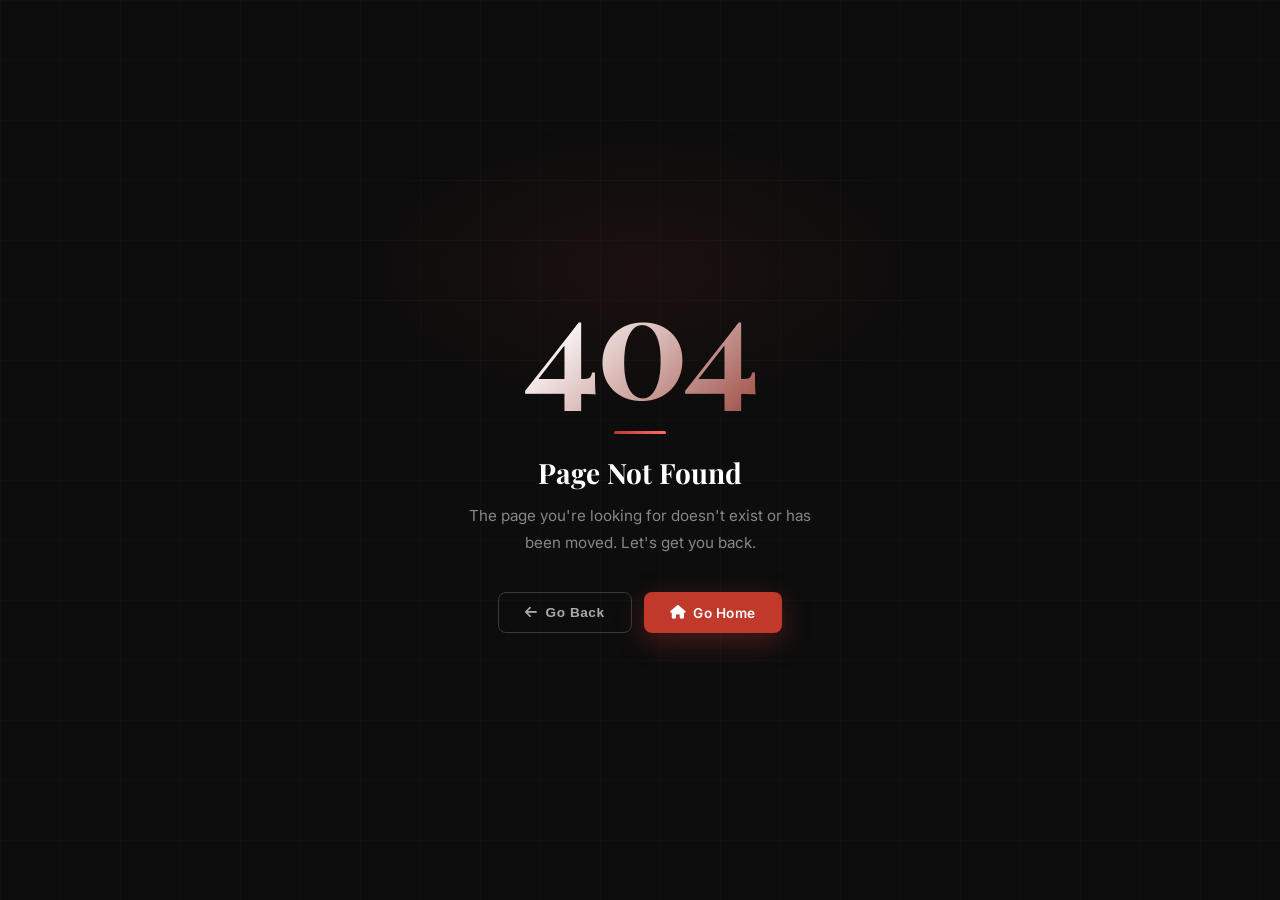
<file: 404page.html>
<!DOCTYPE html>
<html lang="en">
<head>
<meta charset="UTF-8">
<meta name="viewport" content="width=device-width,initial-scale=1.0">
<title>404 — Stackly PMS</title>
<link href="https://fonts.googleapis.com/css2?family=Playfair+Display:ital,wght@0,700;1,400&family=Inter:wght@400;500;600;700&display=swap" rel="stylesheet">
<link rel="stylesheet" href="https://cdnjs.cloudflare.com/ajax/libs/font-awesome/6.5.0/css/all.min.css">
<style>
*,*::before,*::after{margin:0;padding:0;box-sizing:border-box;}
:root{--accent:#c0392b;--accent2:#e74c3c;--accent3:#ff6b6b;}
body{background:#0d0d0d;color:#fff;font-family:'Inter',sans-serif;min-height:100vh;display:flex;align-items:center;justify-content:center;overflow:hidden;}
.grid-bg{position:fixed;inset:0;background-image:linear-gradient(rgba(255,255,255,0.02) 1px,transparent 1px),linear-gradient(90deg,rgba(255,255,255,0.02) 1px,transparent 1px);background-size:60px 60px;animation:gridMove 20s linear infinite;pointer-events:none;}
@keyframes gridMove{to{background-position:60px 60px;}}
.glow{position:fixed;top:30%;left:50%;transform:translate(-50%,-50%);width:600px;height:300px;border-radius:50%;background:radial-gradient(ellipse,rgba(192,57,43,0.08) 0%,transparent 70%);pointer-events:none;}
.wrap{position:relative;z-index:1;text-align:center;padding:40px 24px;max-width:560px;animation:fadeUp 0.7s ease both;}
@keyframes fadeUp{from{opacity:0;transform:translateY(28px)}to{opacity:1;transform:translateY(0)}}
.num{font-family:'Playfair Display',serif;font-size:clamp(6rem,18vw,9rem);font-weight:700;line-height:1;letter-spacing:-4px;background:linear-gradient(135deg,#fff 30%,rgba(192,57,43,0.7) 100%);-webkit-background-clip:text;-webkit-text-fill-color:transparent;background-clip:text;margin-bottom:4px;}
.bar{width:52px;height:3px;background:linear-gradient(90deg,var(--accent),var(--accent3));margin:20px auto;border-radius:3px;}
h2{font-family:'Playfair Display',serif;font-size:clamp(1.3rem,4vw,1.75rem);margin-bottom:12px;}
p{color:rgba(255,255,255,0.5);font-size:0.95rem;line-height:1.75;max-width:360px;margin:0 auto 36px;}
.btns{display:flex;gap:12px;justify-content:center;flex-wrap:wrap;}
.btn{padding:12px 26px;border-radius:8px;font-size:0.85rem;font-weight:600;letter-spacing:0.04em;cursor:pointer;transition:all 0.28s ease;display:inline-flex;align-items:center;gap:8px;border:none;}
.btn-red{background:var(--accent);color:#fff;box-shadow:0 8px 28px rgba(192,57,43,0.35); text-decoration: none;}
.btn-red:hover{background:var(--accent2);transform:translateY(-2px);box-shadow:0 14px 40px rgba(192,57,43,0.45);}
.btn-ghost{background:transparent;color:rgba(255,255,255,0.65);border:1.5px solid rgba(255,255,255,0.18);}
.btn-ghost:hover{border-color:var(--accent2);color:var(--accent3);transform:translateY(-2px);}
@media(max-width:480px){.btns{flex-direction:column;align-items:center;}.btn{width:100%;justify-content:center;}}
</style>
</head>
<body>
<div class="grid-bg"></div>
<div class="glow"></div>
<div class="wrap">
  <div class="num">404</div>
  <div class="bar"></div>
  <h2>Page Not Found</h2>
  <p>The page you're looking for doesn't exist or has been moved. Let's get you back.</p>
  <div class="btns">
    <button class="btn btn-ghost" onclick="goBack()"><i class="fa-solid fa-arrow-left"></i> Go Back</button>
    <a href="index.html" class="btn btn-red"><i class="fa-solid fa-house"></i> Go Home</a>
  </div>
</div>
<script>
function goBack(){
  var ref = sessionStorage.getItem('pms_ref');
  var scroll = sessionStorage.getItem('pms_scroll');
  if(ref){
    sessionStorage.removeItem('pms_ref');
    sessionStorage.removeItem('pms_scroll');
    // Store scroll to restore AFTER the target page loads
    if(scroll) sessionStorage.setItem('pms_scroll_restore', scroll);
    window.location.href = ref;
  } else if(document.referrer && document.referrer !== location.href){
    window.location.href = document.referrer;
  } else {
    window.location.href = 'index.html';
  }
}
</script>
</body>
</html>
</file>
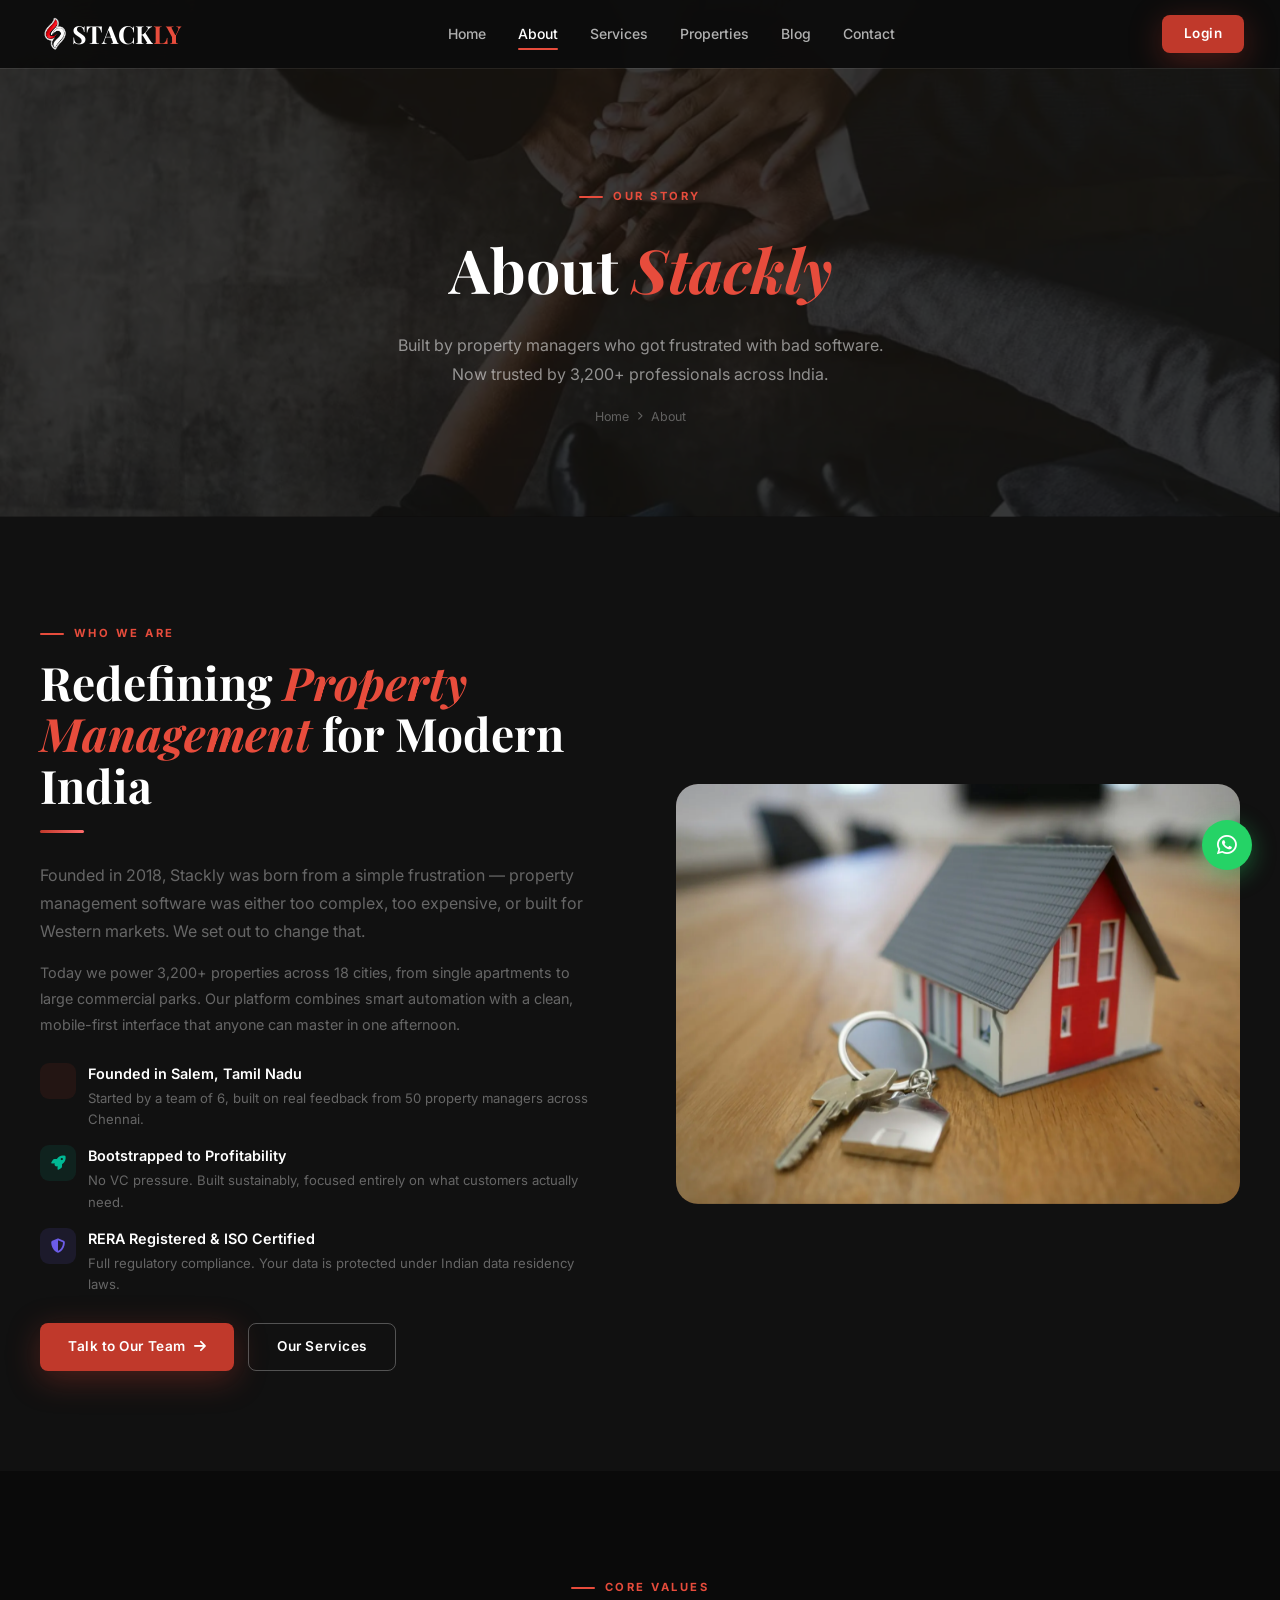
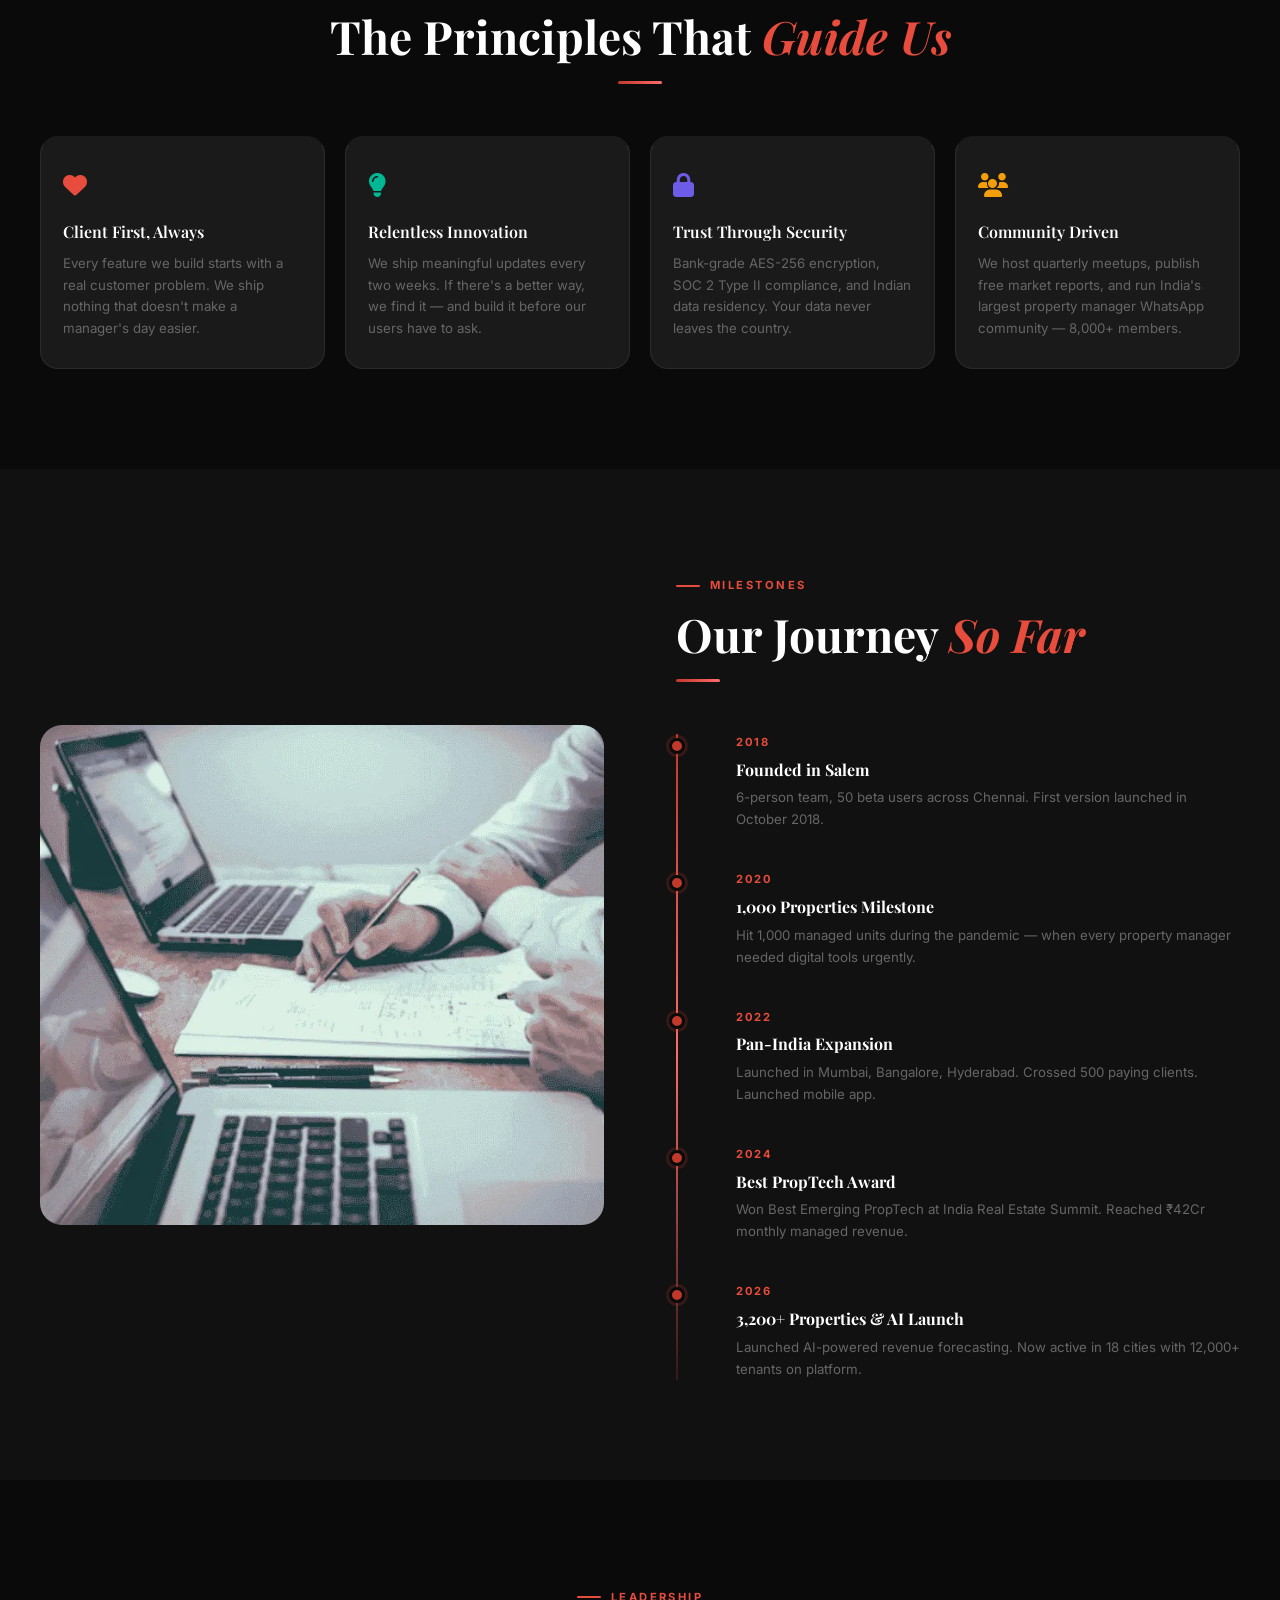
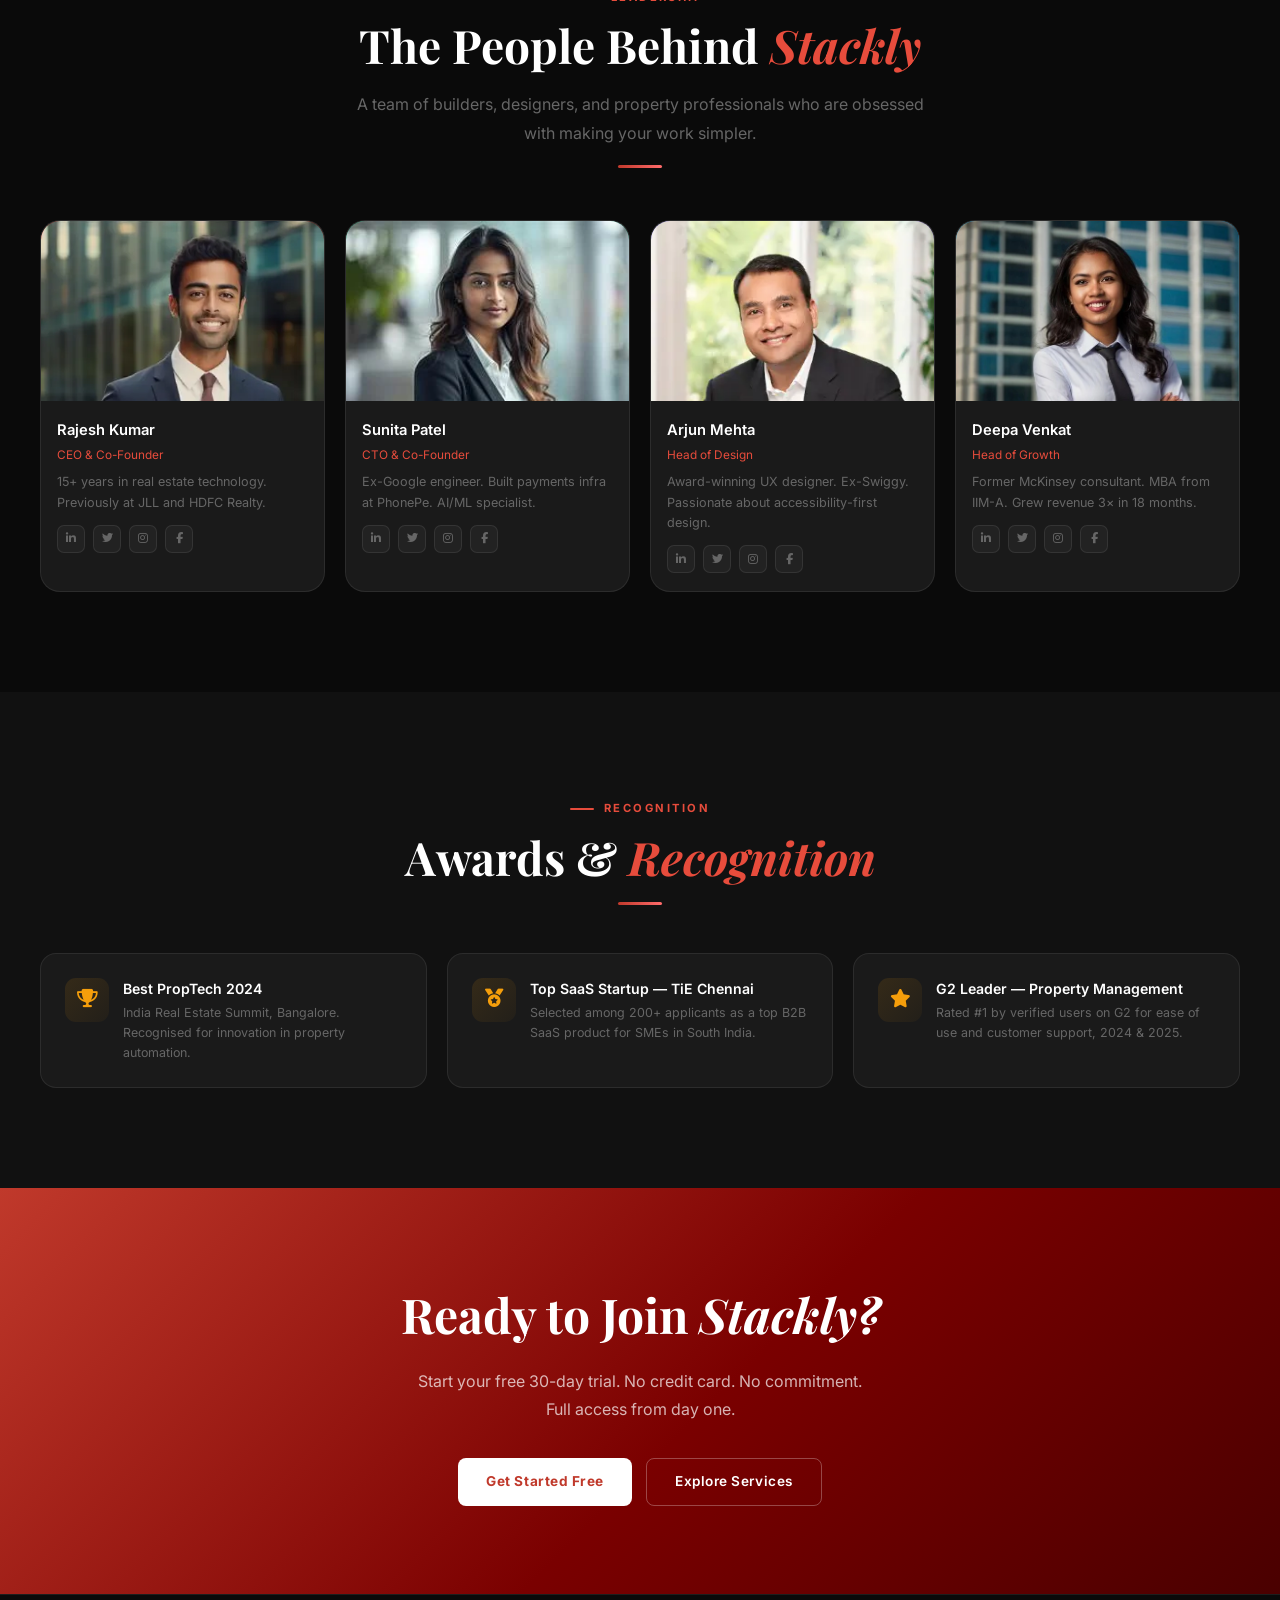
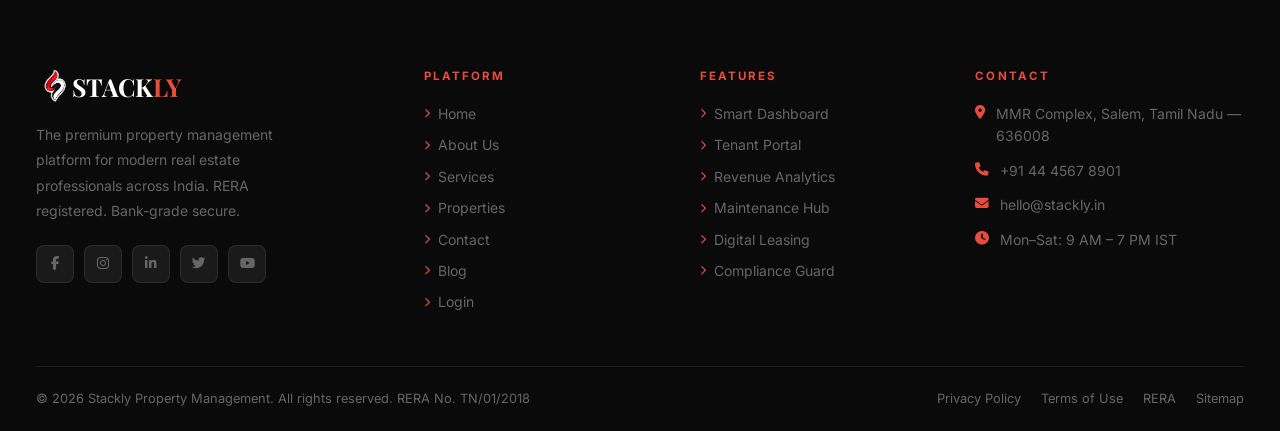
<file: about.html>
<!DOCTYPE html>
<html lang="en">
<head>
<meta charset="UTF-8"><meta name="viewport" content="width=device-width,initial-scale=1.0">
<title>About — Stackly PMS</title>
<link href="https://fonts.googleapis.com/css2?family=Playfair+Display:ital,wght@0,400;0,600;0,700;1,400&family=Inter:wght@300;400;500;600;700&display=swap" rel="stylesheet">
<link rel="stylesheet" href="https://cdnjs.cloudflare.com/ajax/libs/font-awesome/6.5.0/css/all.min.css">
<link rel="stylesheet" href="shared.css">
<style>
.pg-hero{background:linear-gradient(135deg,#050505,#160808 50%,#050505);padding:180px 0 90px;text-align:center;position:relative;overflow:hidden;}
.pg-hero::before{content:'';position:absolute;inset:0;background:radial-gradient(ellipse at 65% 40%,rgba(192,57,43,.1) 0%,transparent 58%);}
.pg-hero-img{position:absolute;inset:0;z-index:0;}
.pg-hero-img img{width:100%;height:100%;object-fit:cover;-webkit-backface-visibility:hidden;backface-visibility:hidden;transform:translateZ(0);}
.pg-hero-inner{position:relative;z-index:1;}
.pg-hero h1{font-family:var(--font-head);font-size:clamp(2.4rem,5vw,3.8rem);color:#fff;margin-bottom:14px;}
.pg-hero h1 em{color:var(--clr-accent2);font-style:italic;}
.pg-hero p{color:rgba(255,255,255,.52);font-size:1rem;max-width:500px;margin:0 auto;line-height:1.8;}
.breadcrumb{display:flex;align-items:center;gap:8px;justify-content:center;margin-top:18px;font-size:.78rem;color:rgba(255,255,255,.32);}
.breadcrumb a{color:rgba(255,255,255,.32);transition:color .28s;}.breadcrumb a:hover{color:var(--clr-accent2);}

/* story split */
.split{display:grid;grid-template-columns:1fr 1fr;gap:72px;align-items:center;}
.split.rev{direction:rtl;}.split.rev>*{direction:ltr;}
.story-img{border-radius:22px;overflow:hidden;position:relative;}
.story-img-inner{width:100%;height:420px;position:relative;overflow:hidden;}
.story-img-inner img{position:absolute;inset:0;width:100%;height:100%;object-fit:cover;transition:transform .6s var(--ease);display:block;z-index:1;}
.story-img:hover .story-img-inner img{transform:scale(1.04);}
.story-img-fallback{position:absolute;inset:0;display:flex;align-items:center;justify-content:center;font-size:6rem;color:rgba(192,57,43,.15);background:linear-gradient(135deg,#1a0808,#0f0f0f);z-index:0;}
.sb1{position:absolute;top:18px;right:18px;background:rgba(13,13,13,.92);border:1px solid var(--clr-border);border-radius:13px;padding:13px 16px;backdrop-filter:blur(12px);animation:sbFloat1 3.5s ease-in-out infinite;}
.sb2{position:absolute;bottom:18px;left:18px;background:rgba(13,13,13,.92);border:1px solid var(--clr-border);border-radius:13px;padding:13px 16px;backdrop-filter:blur(12px);animation:sbFloat2 4s ease-in-out infinite;}
@keyframes sbFloat1{0%,100%{transform:translateY(0)}50%{transform:translateY(-7px)}}
@keyframes sbFloat2{0%,100%{transform:translateY(0)}50%{transform:translateY(7px)}}
.sbn{font-family:var(--font-head);font-size:1.6rem;font-weight:700;color:var(--clr-accent2);line-height:1;}
.sbl{font-size:.7rem;color:var(--clr-muted);}
.story-list{display:flex;flex-direction:column;gap:14px;margin-top:24px;}
.sl-item{display:flex;gap:12px;align-items:flex-start;}
.sl-icon{width:36px;height:36px;border-radius:9px;background:rgba(192,57,43,.1);color:var(--clr-accent2);display:flex;align-items:center;justify-content:center;font-size:.9rem;flex-shrink:0;margin-top:1px;}
.sl-title{font-size:.9rem;font-weight:600;color:#fff;margin-bottom:3px;}
.sl-desc{font-size:.82rem;color:var(--clr-muted);line-height:1.62;}

/* values */
.val-grid{display:grid;grid-template-columns:repeat(4,1fr);gap:20px;margin-top:52px;}
.val-card{background:var(--clr-card);border-radius:18px;padding:28px 22px;border:1px solid var(--clr-border);border-top:3px solid transparent;transition:transform var(--t) var(--ease),box-shadow var(--t) var(--ease),border-top-color var(--t) var(--ease);}
.val-card:hover{transform:translateY(-7px);box-shadow:var(--shadow-lg);border-top-color:var(--clr-accent);}
.val-icon{font-size:1.5rem;color:var(--clr-accent2);margin-bottom:14px;}
.val-title{font-family:var(--font-head);font-size:1rem;font-weight:600;color:#fff;margin-bottom:8px;}
.val-desc{font-size:.83rem;color:var(--clr-muted);line-height:1.65;}

/* milestones timeline */
.timeline{position:relative;margin-top:52px;padding-left:32px;}
.timeline::before{content:'';position:absolute;left:0;top:0;bottom:0;width:2px;background:linear-gradient(180deg,var(--clr-accent),var(--clr-accent3),rgba(192,57,43,.2));}
.tl-item{position:relative;padding:0 0 40px 28px;}
.tl-item:last-child{padding-bottom:0;}
.tl-dot{position:absolute;left:-39px;top:4px;width:16px;height:16px;border-radius:50%;background:var(--clr-accent);border:3px solid #0a0a0a;box-shadow:0 0 0 3px rgba(192,57,43,.2);}
.tl-year{font-size:.7rem;font-weight:700;letter-spacing:.14em;text-transform:uppercase;color:var(--clr-accent2);margin-bottom:5px;}
.tl-title{font-family:var(--font-head);font-size:1rem;font-weight:700;color:#fff;margin-bottom:5px;}
.tl-desc{font-size:.83rem;color:var(--clr-muted);line-height:1.65;}

/* ── TEAM ─────────────────────────────────────────────── */
.team-grid{display:grid;grid-template-columns:repeat(4,1fr);gap:20px;margin-top:52px;}
.team-card{background:var(--clr-card);border-radius:20px;overflow:hidden;border:1px solid var(--clr-border);transition:transform var(--t) var(--ease),box-shadow var(--t) var(--ease),border-color var(--t) var(--ease);}
.team-card:hover{transform:translateY(-8px);box-shadow:var(--shadow-lg);border-color:rgba(192,57,43,.22);}

/* FIX: image wrapper — fallback always visible behind image */
.team-img{height:180px;position:relative;overflow:hidden;}
/* Fallback sits at z-index 0, always rendered */
.team-img-fallback{
  position:absolute;inset:0;
  display:flex;align-items:center;justify-content:center;
  font-size:1.8rem;font-weight:700;color:#fff;
  z-index:0; /* always behind the photo when photo loads */
}
/* Real photo sits at z-index 1 */
.team-img img{
  position:absolute;inset:0;
  width:100%;height:100%;object-fit:cover;
  transition:transform .5s var(--ease);
  z-index:1;
}
.team-card:hover .team-img img{transform:scale(1.06);}
/* When photo fails to load, JS removes it so fallback shows through */

.team-body{padding:18px 16px;}
.team-name{font-size:.92rem;font-weight:600;color:#fff;margin-bottom:3px;}
.team-role{font-size:.74rem;color:var(--clr-accent2);margin-bottom:8px;}
.team-desc{font-size:.79rem;color:var(--clr-muted);line-height:1.6;}
.team-socials{display:flex;gap:8px;margin-top:12px;flex-wrap:wrap;}
.team-soc{width:28px;height:28px;border-radius:7px;background:rgba(255,255,255,.04);border:1px solid var(--clr-border);display:flex;align-items:center;justify-content:center;font-size:.7rem;color:var(--clr-muted);transition:all var(--t) var(--ease);text-decoration:none;}
.team-soc:hover{background:var(--clr-accent);border-color:var(--clr-accent);color:#fff;}

/* awards */
.awards-grid{display:grid;grid-template-columns:repeat(3,1fr);gap:20px;margin-top:48px;}
.award-card{background:var(--clr-card);border-radius:16px;padding:24px;border:1px solid var(--clr-border);display:flex;gap:14px;align-items:flex-start;transition:transform var(--t) var(--ease),border-color var(--t) var(--ease);}
.award-card:hover{transform:translateY(-4px);border-color:rgba(192,57,43,.22);}
.award-icon{width:44px;height:44px;border-radius:11px;background:linear-gradient(135deg,rgba(245,158,11,.12),rgba(245,158,11,.04));color:#f59e0b;display:flex;align-items:center;justify-content:center;font-size:1.15rem;flex-shrink:0;}
.award-title{font-size:.88rem;font-weight:600;color:#fff;margin-bottom:3px;}
.award-body{font-size:.78rem;color:var(--clr-muted);line-height:1.6;}

.cta-dark{background:linear-gradient(135deg,var(--clr-accent),#7a0000 55%,#4a0000);padding:88px 0;text-align:center;position:relative;overflow:hidden;}
.cta-dark h2{font-family:var(--font-head);font-size:clamp(2rem,4vw,3rem);color:#fff;margin-bottom:14px;}
.cta-dark p{color:rgba(255,255,255,.7);font-size:1rem;max-width:460px;margin:0 auto 34px;line-height:1.78;}
.cta-acts{display:flex;gap:14px;justify-content:center;flex-wrap:wrap;}

@media(max-width:1024px){.split{grid-template-columns:1fr;gap:40px;}.split.rev{direction:ltr;}.val-grid{grid-template-columns:1fr 1fr;}.team-grid{grid-template-columns:1fr 1fr;}.awards-grid{grid-template-columns:1fr 1fr;}}
@media(max-width:640px){.val-grid{grid-template-columns:1fr;}.team-grid{grid-template-columns:1fr 1fr;}.awards-grid{grid-template-columns:1fr;}.story-img-inner{height:280px;}.cta-acts{flex-direction:column;align-items:center;}}
@media(max-width:380px){.team-grid{grid-template-columns:1fr;}}
</style>
</head>
<body>
<!-- HEADER -->
<header class="s-header always-solid" id="sHeader">
  <div class="s-nav-inner">
    <a href="index.html" class="s-logo">
      <div class="s-logo-mark"><img src="./assets/stackly logo.webp" alt=""></div>
      <div class="s-logo-text">STACK<em>LY</em></div>
    </a>
    <nav class="s-nav">
      <a href="index.html" class="s-nav-link">Home</a>
      <a href="about.html" class="s-nav-link active">About</a>
      <a href="services.html" class="s-nav-link">Services</a>
      <a href="properties.html" class="s-nav-link">Properties</a>
       <a href="blog.html" class="s-nav-link">Blog</a>
      <a href="contact.html" class="s-nav-link">Contact</a>
     
    </nav>
    <div class="s-header-right">
      <a href="login.html" class="s-btn-login">Login</a>
      <button class="s-hamburger" id="sHam" aria-label="Menu"><span></span><span></span><span></span></button>
    </div>
  </div>
</header>
<div class="s-mobile-menu" id="sMob">
  <a href="index.html" class="s-nav-link">Home</a>
  <a href="about.html" class="s-nav-link active">About</a>
  <a href="services.html" class="s-nav-link">Services</a>
  <a href="properties.html" class="s-nav-link">Properties</a>
   <a href="blog.html" class="s-nav-link">Blog</a>
  <a href="contact.html" class="s-nav-link">Contact</a>
  <a href="login.html" class="s-btn-login">Login</a>
</div>

<section class="pg-hero">
  <div class="pg-hero-img"><img src="./assets/team.webp" alt="Stackly team"></div>
  <div style="position:absolute;inset:0;background:rgba(5,5,5,.78);z-index:0;"></div>
  <div class="s-container pg-hero-inner">
    <div class="s-eyebrow" style="justify-content:center">Our Story</div>
    <h1>About <em>Stackly</em></h1>
    <p>Built by property managers who got frustrated with bad software. Now trusted by 3,200+ professionals across India.</p>
    <nav class="breadcrumb"><a href="index.html">Home</a><i class="fa-solid fa-chevron-right" style="font-size:.55rem"></i><span>About</span></nav>
  </div>
</section>

<!-- STORY -->
<section class="s-section" style="background:#111">
  <div class="s-container">
    <div class="split">
      <div class="reveal-l">
        <div class="s-eyebrow">Who We Are</div>
        <h2 class="s-title">Redefining <em>Property Management</em> for Modern India</h2>
        <div class="s-divider"></div>
        <p class="s-desc">Founded in 2018, Stackly was born from a simple frustration — property management software was either too complex, too expensive, or built for Western markets. We set out to change that.</p>
        <p style="font-size:.9rem;color:var(--clr-muted);line-height:1.8;margin-top:14px">Today we power 3,200+ properties across 18 cities, from single apartments to large commercial parks. Our platform combines smart automation with a clean, mobile-first interface that anyone can master in one afternoon.</p>
        <div class="story-list">
          <div class="sl-item"><div class="sl-icon"><i class="fa-solid fa-seed"></i></div><div><div class="sl-title">Founded in Salem, Tamil Nadu</div><div class="sl-desc">Started by a team of 6, built on real feedback from 50 property managers across Chennai.</div></div></div>
          <div class="sl-item"><div class="sl-icon" style="background:rgba(0,184,148,.1);color:var(--clr-teal)"><i class="fa-solid fa-rocket"></i></div><div><div class="sl-title">Bootstrapped to Profitability</div><div class="sl-desc">No VC pressure. Built sustainably, focused entirely on what customers actually need.</div></div></div>
          <div class="sl-item"><div class="sl-icon" style="background:rgba(108,92,231,.12);color:var(--clr-purple)"><i class="fa-solid fa-shield-halved"></i></div><div><div class="sl-title">RERA Registered & ISO Certified</div><div class="sl-desc">Full regulatory compliance. Your data is protected under Indian data residency laws.</div></div></div>
        </div>
        <div style="display:flex;gap:14px;margin-top:28px;flex-wrap:wrap">
          <a href="./404page.html" class="s-btn s-btn-primary" onclick="pmsNav(event)">Talk to Our Team <i class="fa-solid fa-arrow-right"></i></a>
          <a href="./404page.html" class="s-btn s-btn-outline" onclick="pmsNav(event)">Our Services</a>
        </div>
      </div>
      <div class="reveal-r">
        <div class="story-img">
          <div class="story-img-inner">
            <div class="story-img-fallback"><i class="fa-solid fa-building-columns" style="color:rgba(192,57,43,.22)"></i></div>
            <img src="./assets/contact bg.webp" alt="Modern office" onerror="this.remove()">
          </div>
          <div class="sb1"><div class="sbn">18+</div><div class="sbl">Years Combined Experience</div></div>
          <div class="sb2"><div style="display:flex;align-items:center;gap:8px"><div style="width:7px;height:7px;border-radius:50%;background:var(--clr-teal);animation:lPulse 1.5s infinite"></div><div class="sbl" style="color:var(--clr-teal)">Active Users</div></div><div class="sbn">12,000+</div></div>
        </div>
      </div>
    </div>
  </div>
</section>

<!-- VALUES -->
<section class="s-section" style="background:#0a0a0a">
  <div class="s-container">
    <div style="text-align:center"><div class="s-eyebrow" style="justify-content:center">Core Values</div><h2 class="s-title" style="text-align:center">The Principles That <em>Guide Us</em></h2><div class="s-divider center"></div></div>
    <div class="val-grid">
      <div class="val-card reveal"><div class="val-icon"><i class="fa-solid fa-heart"></i></div><div class="val-title">Client First, Always</div><p class="val-desc">Every feature we build starts with a real customer problem. We ship nothing that doesn't make a manager's day easier.</p></div>
      <div class="val-card reveal" style="transition-delay:.07s"><div class="val-icon" style="color:var(--clr-teal)"><i class="fa-solid fa-lightbulb"></i></div><div class="val-title">Relentless Innovation</div><p class="val-desc">We ship meaningful updates every two weeks. If there's a better way, we find it — and build it before our users have to ask.</p></div>
      <div class="val-card reveal" style="transition-delay:.14s"><div class="val-icon" style="color:var(--clr-purple)"><i class="fa-solid fa-lock"></i></div><div class="val-title">Trust Through Security</div><p class="val-desc">Bank-grade AES-256 encryption, SOC 2 Type II compliance, and Indian data residency. Your data never leaves the country.</p></div>
      <div class="val-card reveal" style="transition-delay:.21s"><div class="val-icon" style="color:#f59e0b"><i class="fa-solid fa-users"></i></div><div class="val-title">Community Driven</div><p class="val-desc">We host quarterly meetups, publish free market reports, and run India's largest property manager WhatsApp community — 8,000+ members.</p></div>
    </div>
  </div>
</section>

<!-- TIMELINE -->
<section class="s-section" style="background:#111">
  <div class="s-container">
    <div class="split rev">
      <div class="reveal-r">
        <div class="s-eyebrow">Milestones</div>
        <h2 class="s-title">Our Journey <em>So Far</em></h2>
        <div class="s-divider"></div>
        <div class="timeline">
          <div class="tl-item reveal"><div class="tl-dot"></div><div class="tl-year">2018</div><div class="tl-title">Founded in Salem</div><p class="tl-desc">6-person team, 50 beta users across Chennai. First version launched in October 2018.</p></div>
          <div class="tl-item reveal" style="transition-delay:.07s"><div class="tl-dot"></div><div class="tl-year">2020</div><div class="tl-title">1,000 Properties Milestone</div><p class="tl-desc">Hit 1,000 managed units during the pandemic — when every property manager needed digital tools urgently.</p></div>
          <div class="tl-item reveal" style="transition-delay:.14s"><div class="tl-dot"></div><div class="tl-year">2022</div><div class="tl-title">Pan-India Expansion</div><p class="tl-desc">Launched in Mumbai, Bangalore, Hyderabad. Crossed 500 paying clients. Launched mobile app.</p></div>
          <div class="tl-item reveal" style="transition-delay:.21s"><div class="tl-dot"></div><div class="tl-year">2024</div><div class="tl-title">Best PropTech Award</div><p class="tl-desc">Won Best Emerging PropTech at India Real Estate Summit. Reached ₹42Cr monthly managed revenue.</p></div>
          <div class="tl-item reveal" style="transition-delay:.28s"><div class="tl-dot"></div><div class="tl-year">2026</div><div class="tl-title">3,200+ Properties & AI Launch</div><p class="tl-desc">Launched AI-powered revenue forecasting. Now active in 18 cities with 12,000+ tenants on platform.</p></div>
        </div>
      </div>
      <div class="reveal-l">
        <div class="story-img">
          <div class="story-img-inner" style="height:500px">
            <div class="story-img-fallback"><i class="fa-solid fa-chart-line" style="color:rgba(192,57,43,.18)"></i></div>
            <img src="./assets/business.webp" alt="Team working" onerror="this.remove()">
          </div>
        </div>
      </div>
    </div>
  </div>
</section>

<!-- TEAM -->
<section class="s-section" style="background:#0a0a0a">
  <div class="s-container">
    <div style="text-align:center">
      <div class="s-eyebrow" style="justify-content:center">Leadership</div>
      <h2 class="s-title" style="text-align:center">The People Behind <em>Stackly</em></h2>
      <p class="s-desc" style="text-align:center;margin:0 auto">A team of builders, designers, and property professionals who are obsessed with making your work simpler.</p>
      <div class="s-divider center"></div>
    </div>
    <div class="team-grid">

      <!-- Rajesh Kumar -->
      <div class="team-card reveal">
        <div class="team-img">
          <div class="team-img-fallback" style="background:linear-gradient(135deg,var(--clr-accent),#8b0000)">RK</div>
          <img src="./assets/rajesh kumar.webp" alt="Rajesh Kumar" onerror="this.remove()">
        </div>
        <div class="team-body">
          <div class="team-name">Rajesh Kumar</div>
          <div class="team-role">CEO & Co-Founder</div>
          <p class="team-desc">15+ years in real estate technology. Previously at JLL and HDFC Realty.</p>
          <div class="team-socials">
            <a href="404page.html" class="team-soc" onclick="pmsNav(event)" title="LinkedIn"><i class="fab fa-linkedin-in"></i></a>
            <a href="404page.html" class="team-soc" onclick="pmsNav(event)" title="Twitter"><i class="fab fa-twitter"></i></a>
            <a href="404page.html" class="team-soc" onclick="pmsNav(event)" title="Instagram"><i class="fab fa-instagram"></i></a>
            <a href="404page.html" class="team-soc" onclick="pmsNav(event)" title="Facebook"><i class="fab fa-facebook-f"></i></a>
          </div>
        </div>
      </div>

      <!-- Sunita Patel -->
      <div class="team-card reveal" style="transition-delay:.08s">
        <div class="team-img">
          <div class="team-img-fallback" style="background:linear-gradient(135deg,#10b981,#065f46)">SP</div>
          <img src="./assets/meera.webp" alt="Sunita Patel" onerror="this.remove()">
        </div>
        <div class="team-body">
          <div class="team-name">Sunita Patel</div>
          <div class="team-role">CTO & Co-Founder</div>
          <p class="team-desc">Ex-Google engineer. Built payments infra at PhonePe. AI/ML specialist.</p>
          <div class="team-socials">
            <a href="404page.html" class="team-soc" onclick="pmsNav(event)" title="LinkedIn"><i class="fab fa-linkedin-in"></i></a>
            <a href="404page.html" class="team-soc" onclick="pmsNav(event)" title="Twitter"><i class="fab fa-twitter"></i></a>
            <a href="404page.html" class="team-soc" onclick="pmsNav(event)" title="Instagram"><i class="fab fa-instagram"></i></a>
            <a href="404page.html" class="team-soc" onclick="pmsNav(event)" title="Facebook"><i class="fab fa-facebook-f"></i></a>
          </div>
        </div>
      </div>

      <!-- Arjun Mehta -->
      <div class="team-card reveal" style="transition-delay:.16s">
        <div class="team-img">
          <div class="team-img-fallback" style="background:linear-gradient(135deg,#6c5ce7,#4c1d95)">AM</div>
          <img src="./assets/arjun.webp" alt="Arjun Mehta" onerror="this.remove()">
        </div>
        <div class="team-body">
          <div class="team-name">Arjun Mehta</div>
          <div class="team-role">Head of Design</div>
          <p class="team-desc">Award-winning UX designer. Ex-Swiggy. Passionate about accessibility-first design.</p>
          <div class="team-socials">
            <a href="404page.html" class="team-soc" onclick="pmsNav(event)" title="LinkedIn"><i class="fab fa-linkedin-in"></i></a>
            <a href="404page.html" class="team-soc" onclick="pmsNav(event)" title="Twitter"><i class="fab fa-twitter"></i></a>
            <a href="404page.html" class="team-soc" onclick="pmsNav(event)" title="Instagram"><i class="fab fa-instagram"></i></a>
            <a href="404page.html" class="team-soc" onclick="pmsNav(event)" title="Facebook"><i class="fab fa-facebook-f"></i></a>
          </div>
        </div>
      </div>

      <!-- Deepa Venkat -->
      <div class="team-card reveal" style="transition-delay:.24s">
        <div class="team-img">
          <div class="team-img-fallback" style="background:linear-gradient(135deg,#0ea5e9,#0369a1)">DV</div>
          <img src="./assets/priya.webp" alt="Deepa Venkat" onerror="this.remove()">
        </div>
        <div class="team-body">
          <div class="team-name">Deepa Venkat</div>
          <div class="team-role">Head of Growth</div>
          <p class="team-desc">Former McKinsey consultant. MBA from IIM-A. Grew revenue 3× in 18 months.</p>
          <div class="team-socials">
            <a href="404page.html" class="team-soc" onclick="pmsNav(event)" title="LinkedIn"><i class="fab fa-linkedin-in"></i></a>
            <a href="404page.html" class="team-soc" onclick="pmsNav(event)" title="Twitter"><i class="fab fa-twitter"></i></a>
            <a href="404page.html" class="team-soc" onclick="pmsNav(event)" title="Instagram"><i class="fab fa-instagram"></i></a>
            <a href="404page.html" class="team-soc" onclick="pmsNav(event)" title="Facebook"><i class="fab fa-facebook-f"></i></a>
          </div>
        </div>
      </div>

    </div>
  </div>
</section>

<!-- AWARDS -->
<section class="s-section" style="background:#111">
  <div class="s-container">
    <div style="text-align:center"><div class="s-eyebrow" style="justify-content:center">Recognition</div><h2 class="s-title" style="text-align:center">Awards & <em>Recognition</em></h2><div class="s-divider center"></div></div>
    <div class="awards-grid">
      <div class="award-card reveal"><div class="award-icon"><i class="fa-solid fa-trophy"></i></div><div><div class="award-title">Best PropTech 2024</div><div class="award-body">India Real Estate Summit, Bangalore. Recognised for innovation in property automation.</div></div></div>
      <div class="award-card reveal" style="transition-delay:.07s"><div class="award-icon"><i class="fa-solid fa-medal"></i></div><div><div class="award-title">Top SaaS Startup — TiE Chennai</div><div class="award-body">Selected among 200+ applicants as a top B2B SaaS product for SMEs in South India.</div></div></div>
      <div class="award-card reveal" style="transition-delay:.14s"><div class="award-icon"><i class="fa-solid fa-star"></i></div><div><div class="award-title">G2 Leader — Property Management</div><div class="award-body">Rated #1 by verified users on G2 for ease of use and customer support, 2024 & 2025.</div></div></div>
    </div>
  </div>
</section>

<section class="cta-dark">
  <div class="s-container">
    <h2 class="reveal">Ready to Join <em style="font-style:italic">Stackly?</em></h2>
    <p class="reveal">Start your free 30-day trial. No credit card. No commitment. Full access from day one.</p>
    <div class="cta-acts reveal">
      <a href="./404page.html" class="s-btn" style="background:#fff;color:var(--clr-accent);font-weight:700" onclick="pmsNav(event)">Get Started Free</a>
      <a href="./404page.html" class="s-btn s-btn-outline" onclick="pmsNav(event)">Explore Services</a>
    </div>
  </div>
</section>

<footer class="s-footer">
  <div class="s-footer-inner">
    <div class="s-footer-grid">
      <div class="s-footer-brand">
        <a href="./index.html"><div class="s-footer-logo"><div class="s-logo-mark"><img src="./assets/stackly logo.webp" alt=""></div><div class="s-logo-text">STACK<em>LY</em></div></div></a>
        <p>The premium property management platform for modern real estate professionals across India. RERA registered. Bank-grade secure.</p>
        <div class="s-footer-socials">
          <a href="404page.html" class="s-social" onclick="pmsNav(event)"><i class="fab fa-facebook-f"></i></a>
          <a href="404page.html" class="s-social" onclick="pmsNav(event)"><i class="fab fa-instagram"></i></a>
          <a href="404page.html" class="s-social" onclick="pmsNav(event)"><i class="fab fa-linkedin-in"></i></a>
          <a href="404page.html" class="s-social" onclick="pmsNav(event)"><i class="fab fa-twitter"></i></a>
          <a href="404page.html" class="s-social" onclick="pmsNav(event)"><i class="fab fa-youtube"></i></a>
        </div>
      </div>
      <div class="s-footer-col">
        <h5>Platform</h5>
        <div class="s-footer-links">
          <a href="index.html" class="s-footer-link"><i class="fa-solid fa-chevron-right"></i> Home</a>
          <a href="about.html" class="s-footer-link"><i class="fa-solid fa-chevron-right"></i> About Us</a>
          <a href="services.html" class="s-footer-link"><i class="fa-solid fa-chevron-right"></i> Services</a>
          <a href="properties.html" class="s-footer-link"><i class="fa-solid fa-chevron-right"></i> Properties</a>
          <a href="contact.html" class="s-footer-link"><i class="fa-solid fa-chevron-right"></i> Contact</a>
          <a href="blog.html" class="s-footer-link"><i class="fa-solid fa-chevron-right"></i> Blog</a>
          <a href="login.html" class="s-footer-link"><i class="fa-solid fa-chevron-right"></i> Login</a>
        </div>
      </div>
      <div class="s-footer-col">
        <h5>Features</h5>
        <div class="s-footer-links">
          <a href="404page.html" class="s-footer-link" onclick="pmsNav(event)"><i class="fa-solid fa-chevron-right"></i> Smart Dashboard</a>
          <a href="404page.html" class="s-footer-link" onclick="pmsNav(event)"><i class="fa-solid fa-chevron-right"></i> Tenant Portal</a>
          <a href="404page.html" class="s-footer-link" onclick="pmsNav(event)"><i class="fa-solid fa-chevron-right"></i> Revenue Analytics</a>
          <a href="404page.html" class="s-footer-link" onclick="pmsNav(event)"><i class="fa-solid fa-chevron-right"></i> Maintenance Hub</a>
          <a href="404page.html" class="s-footer-link" onclick="pmsNav(event)"><i class="fa-solid fa-chevron-right"></i> Digital Leasing</a>
          <a href="404page.html" class="s-footer-link" onclick="pmsNav(event)"><i class="fa-solid fa-chevron-right"></i> Compliance Guard</a>
        </div>
      </div>
      <div class="s-footer-col">
        <h5>Contact</h5>
        <div class="s-footer-contact">
          <div class="s-footer-ci"><i class="fa-solid fa-location-dot"></i><span>MMR Complex, Salem, Tamil Nadu — 636008</span></div>
          <div class="s-footer-ci"><i class="fa-solid fa-phone"></i><span>+91 44 4567 8901</span></div>
          <div class="s-footer-ci"><i class="fa-solid fa-envelope"></i><a href="mailto:hello@stackly.in">hello@stackly.in</a></div>
          <div class="s-footer-ci"><i class="fa-solid fa-clock"></i><span>Mon–Sat: 9 AM – 7 PM IST</span></div>
        </div>
      </div>
    </div>
  </div>
  <div class="s-footer-inner">
    <div class="s-footer-bottom">
      <span>© 2026 Stackly Property Management. All rights reserved. RERA No. TN/01/2018</span>
      <div class="s-footer-bottom-links">
        <a href="404page.html" onclick="pmsNav(event)">Privacy Policy</a>
        <a href="404page.html" onclick="pmsNav(event)">Terms of Use</a>
        <a href="404page.html" onclick="pmsNav(event)">RERA</a>
        <a href="404page.html" onclick="pmsNav(event)">Sitemap</a>
      </div>
    </div>
  </div>
</footer>
<button class="s-btt" id="sBtt"><i class="fa-solid fa-arrow-up"></i></button>
<a href="./404page.html" class="s-wa" ><i class="fab fa-whatsapp"></i></a>
<script>
'use strict';

function pmsNav(e) {
  if (e && e.preventDefault) e.preventDefault();
  sessionStorage.setItem('pms_ref', window.location.href);
  sessionStorage.setItem('pms_scroll', window.scrollY);
  window.location.href = '404page.html';
}

document.addEventListener('click', function(ev) {
  var l = ev.target.closest('a[href]');
  if (l && l.href && l.href.indexOf('404page') !== -1) {
    sessionStorage.setItem('pms_ref', window.location.href);
    sessionStorage.setItem('pms_scroll', window.scrollY);
  }
});

// Restore scroll position if returning from 404
(function(){
  var sc = sessionStorage.getItem('pms_scroll_restore');
  if (sc !== null) {
    sessionStorage.removeItem('pms_scroll_restore');
    window.addEventListener('load', function(){
      window.scrollTo({top: parseInt(sc, 10), behavior: 'instant'});
    }, {once: true});
  }
})();

var ham = document.getElementById('sHam'), mob = document.getElementById('sMob');
ham.addEventListener('click', function() {
  ham.classList.toggle('open');
  mob.classList.toggle('open');
  document.body.style.overflow = mob.classList.contains('open') ? 'hidden' : '';
});
mob.querySelectorAll('a').forEach(function(a) {
  a.addEventListener('click', function() {
    ham.classList.remove('open');
    mob.classList.remove('open');
    document.body.style.overflow = '';
  });
});

var btt = document.getElementById('sBtt');
window.addEventListener('scroll', function() {
  btt.classList.toggle('show', window.scrollY > 400);
}, {passive:true});
btt.addEventListener('click', function() {
  window.scrollTo({top:0, behavior:'smooth'});
});

var io = new IntersectionObserver(function(e) {
  e.forEach(function(x) { if (x.isIntersecting) x.target.classList.add('in'); });
}, {threshold:0, rootMargin:"0px 0px -40px 0px"});
document.querySelectorAll('.reveal,.reveal-l,.reveal-r').forEach(function(el) { io.observe(el); });

var style = document.createElement('style');
style.textContent = '@keyframes lPulse{0%{transform:scale(.8);opacity:1}100%{transform:scale(2.2);opacity:0}}';
document.head.appendChild(style);
</script></body>
</html>
</file>
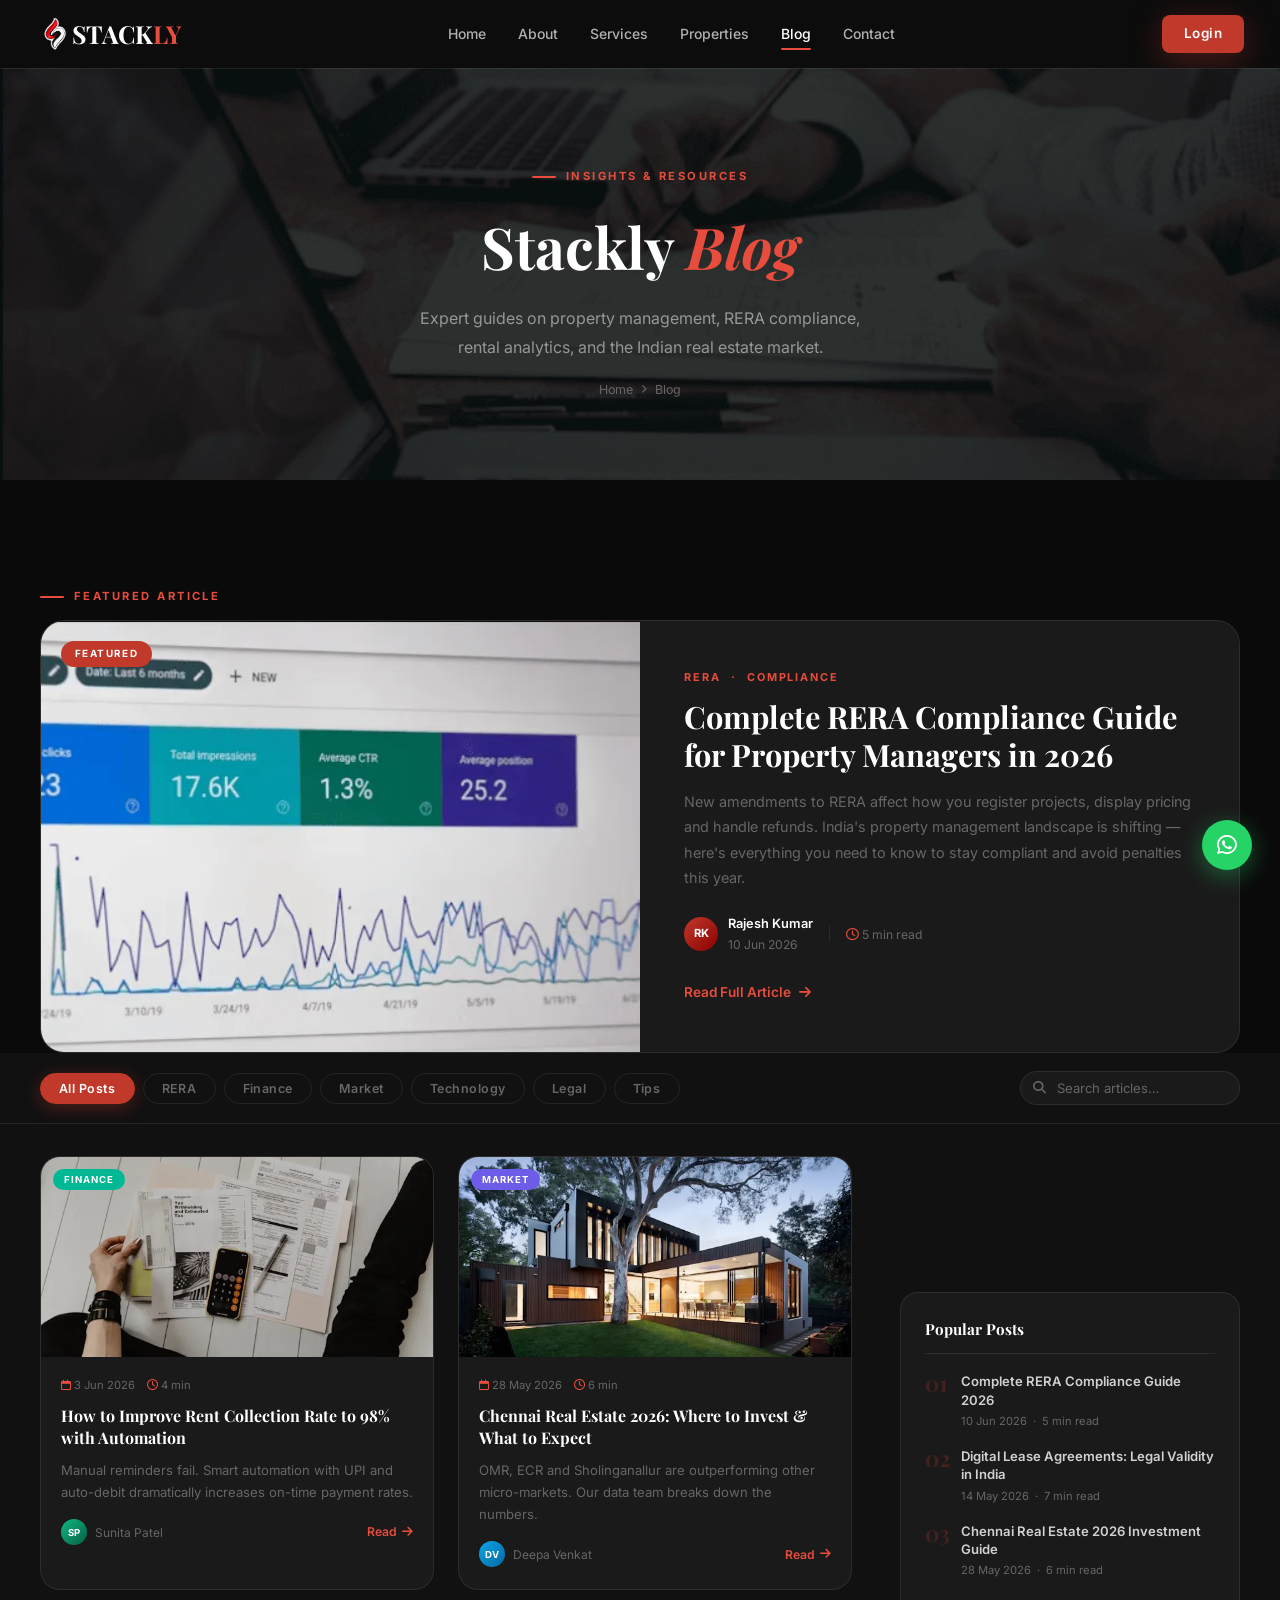
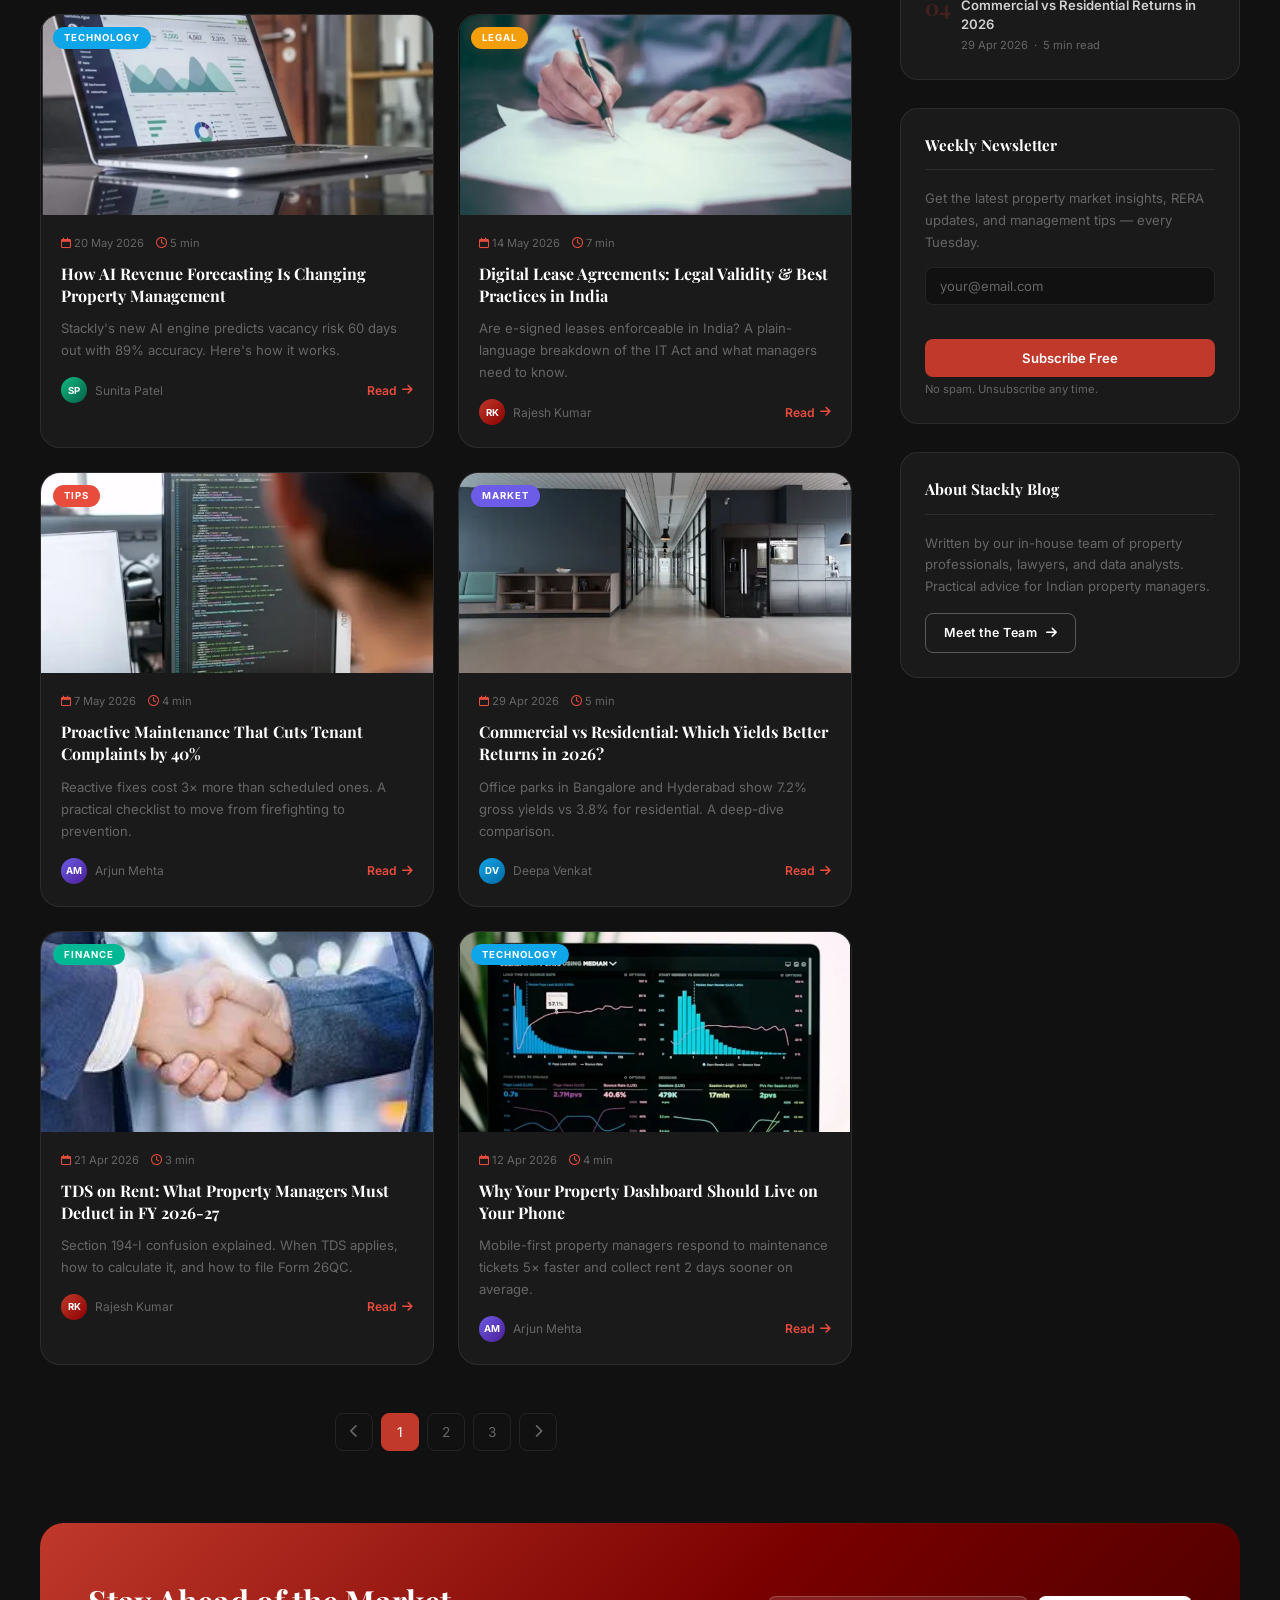
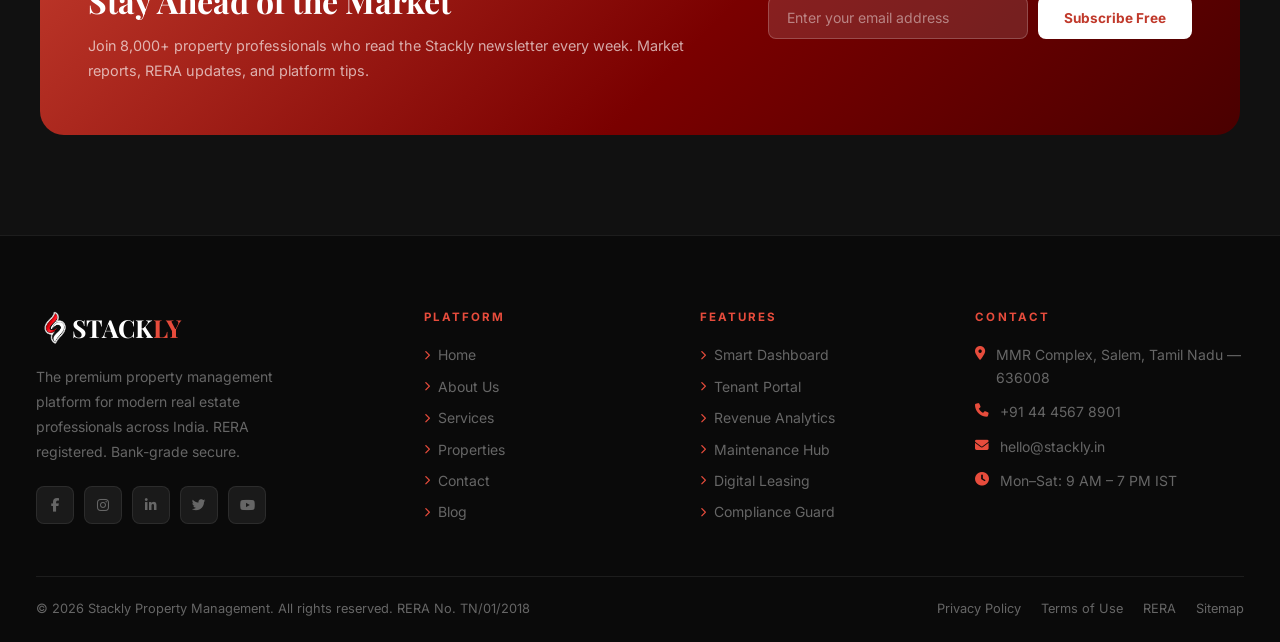
<file: blog.html>
<!DOCTYPE html>
<html lang="en">
<head>
<meta charset="UTF-8"><meta name="viewport" content="width=device-width,initial-scale=1.0">
<title>Blog — Stackly PMS</title>
<link href="https://fonts.googleapis.com/css2?family=Playfair+Display:ital,wght@0,400;0,600;0,700;1,400&family=Inter:wght@300;400;500;600;700&display=swap" rel="stylesheet">
<link rel="stylesheet" href="https://cdnjs.cloudflare.com/ajax/libs/font-awesome/6.5.0/css/all.min.css">
<link rel="stylesheet" href="shared.css">
<style>
/* ── PAGE HERO ─────────────────────────── */
.pg-hero{background:linear-gradient(135deg,#050505,#160808 50%,#050505);padding:160px 0 80px;text-align:center;position:relative;overflow:hidden;}
.pg-hero::before{content:'';position:absolute;inset:0;background:radial-gradient(ellipse at 60% 40%,rgba(192,57,43,.12) 0%,transparent 60%);pointer-events:none;}
.pg-hero-img{position:absolute;inset:0;z-index:0;}
.pg-hero-img img{width:100%;height:100%;object-fit:cover;}
.pg-hero-inner{position:relative;z-index:1;}
.pg-hero h1{font-family:var(--font-head);font-size:clamp(2.4rem,5vw,3.6rem);color:#fff;margin-bottom:12px;}
.pg-hero h1 em{color:var(--clr-accent2);font-style:italic;}
.pg-hero p{color:rgba(255,255,255,.5);font-size:1rem;max-width:480px;margin:0 auto 0;line-height:1.8;}
.breadcrumb{display:flex;align-items:center;gap:8px;justify-content:center;margin-top:18px;font-size:.78rem;color:rgba(255,255,255,.32);}
.breadcrumb a{color:rgba(255,255,255,.32);transition:color .28s;}.breadcrumb a:hover{color:var(--clr-accent2);}

/* ── FILTER BAR ─────────────────────────── */
.filter-bar{background:#111;border-bottom:1px solid var(--clr-border);padding:18px 0;position:sticky;top:var(--nav-h);z-index:100;margin-bottom:0;}
.filter-inner{display:flex;align-items:center;justify-content:space-between;gap:16px;flex-wrap:wrap;}
.filter-tabs{display:flex;gap:8px;flex-wrap:wrap;}
.filter-tab{padding:7px 18px;border-radius:50px;font-size:.78rem;font-weight:600;letter-spacing:.04em;cursor:pointer;border:1.5px solid var(--clr-border);background:transparent;color:var(--clr-muted);transition:all .28s var(--ease);}
.filter-tab:hover{border-color:rgba(192,57,43,.4);color:var(--clr-white);}
.filter-tab.active{background:var(--clr-accent);border-color:var(--clr-accent);color:#fff;box-shadow:0 4px 18px rgba(192,57,43,.35);}
.search-wrap{position:relative;flex-shrink:0;}
.search-wrap i{position:absolute;left:13px;top:50%;transform:translateY(-50%);color:var(--clr-muted);font-size:.8rem;pointer-events:none;}
.search-input{padding:8px 14px 8px 36px;background:var(--clr-card);border:1.5px solid var(--clr-border);border-radius:50px;color:#fff;font-size:.82rem;font-family:var(--font-body);outline:none;width:220px;transition:border-color .28s,width .3s;}
.search-input::placeholder{color:var(--clr-muted);}
.search-input:focus{border-color:var(--clr-accent2);width:260px;}

/* ── FEATURED POST ─────────────────────── */
.featured-wrap{background:#0a0a0a;}
.featured-card{display:grid;grid-template-columns:1fr 1fr;border-radius:24px;overflow:hidden;border:1px solid var(--clr-border);background:var(--clr-card);transition:box-shadow .4s var(--ease),border-color .4s;}
.featured-card:hover{box-shadow:var(--shadow-lg);border-color:rgba(192,57,43,.22);}
.featured-img{position:relative;overflow:hidden;min-height:380px;}
.featured-img img{width:100%;height:100%;object-fit:cover;transition:transform .7s var(--ease);}
.featured-card:hover .featured-img img{transform:scale(1.04);}
.featured-badge{position:absolute;top:20px;left:20px;background:var(--clr-accent);color:#fff;font-size:.62rem;font-weight:700;letter-spacing:.14em;text-transform:uppercase;padding:5px 14px;border-radius:50px;}
.featured-body{padding:48px 44px;display:flex;flex-direction:column;justify-content:center;}
.feat-cat{font-size:.68rem;font-weight:700;letter-spacing:.18em;text-transform:uppercase;color:var(--clr-accent2);margin-bottom:12px;}
.feat-title{font-family:var(--font-head);font-size:clamp(1.5rem,2.4vw,2rem);font-weight:700;color:#fff;line-height:1.22;margin-bottom:16px;}
.feat-excerpt{font-size:.9rem;color:var(--clr-muted);line-height:1.76;margin-bottom:24px;}
.feat-meta{display:flex;align-items:center;gap:16px;flex-wrap:wrap;margin-bottom:28px;}
.feat-author{display:flex;align-items:center;gap:10px;}
.feat-avatar{width:34px;height:34px;border-radius:50%;object-fit:cover;border:2px solid var(--clr-border);}
.feat-avatar-fallback{width:34px;height:34px;border-radius:50%;background:linear-gradient(135deg,var(--clr-accent),#8b0000);display:flex;align-items:center;justify-content:center;font-size:.7rem;font-weight:700;color:#fff;flex-shrink:0;}
.feat-author-name{font-size:.8rem;font-weight:600;color:#fff;}
.feat-date{font-size:.76rem;color:var(--clr-muted);}
.feat-divider{width:1px;height:16px;background:var(--clr-border);}
.feat-read-time{font-size:.76rem;color:var(--clr-muted);}
.feat-link{display:inline-flex;align-items:center;gap:8px;font-size:.85rem;font-weight:600;color:var(--clr-accent2);transition:gap .28s;}
.featured-card:hover .feat-link{gap:12px;}

/* ── BLOG GRID ─────────────────────────── */
.blog-main{background:#111;padding-top:32px !important;}
.blog-layout{display:grid;grid-template-columns:1fr 340px;gap:48px;align-items:start;}

/* Post cards */
.posts-grid{display:grid;grid-template-columns:1fr 1fr;gap:24px;}
.post-card{background:var(--clr-card);border-radius:20px;overflow:hidden;border:1px solid var(--clr-border);transition:transform .32s var(--ease),box-shadow .32s var(--ease),border-color .32s;}
.post-card:hover{transform:translateY(-6px);box-shadow:var(--shadow-lg);border-color:rgba(192,57,43,.2);}
.post-img{height:200px;position:relative;overflow:hidden;background:linear-gradient(135deg,#1a0808,#141414);}
.post-img img{width:100%;height:100%;object-fit:cover;transition:transform .5s var(--ease);}
.post-card:hover .post-img img{transform:scale(1.06);}
.post-img-fallback{position:absolute;inset:0;display:flex;align-items:center;justify-content:center;font-size:2.8rem;color:rgba(192,57,43,.15);z-index:0;}
.post-img img{position:relative;z-index:1;}
.post-tag{position:absolute;top:12px;left:12px;z-index:2;padding:3px 11px;border-radius:50px;font-size:.6rem;font-weight:700;letter-spacing:.1em;text-transform:uppercase;color:#fff;}
.tag-rera{background:#c0392b;}
.tag-finance{background:#00b894;}
.tag-market{background:#6c5ce7;}
.tag-tech{background:#0ea5e9;}
.tag-legal{background:#f59e0b;}
.tag-tips{background:#e74c3c;}
.post-body{padding:20px 20px 22px;}
.post-meta{display:flex;gap:12px;margin-bottom:10px;font-size:.7rem;color:var(--clr-muted);}
.post-meta i{color:var(--clr-accent2);}
.post-title{font-family:var(--font-head);font-size:1rem;font-weight:700;color:#fff;line-height:1.38;margin-bottom:10px;}
.post-excerpt{font-size:.82rem;color:var(--clr-muted);line-height:1.68;margin-bottom:16px;}
.post-footer{display:flex;align-items:center;justify-content:space-between;}
.post-author{display:flex;align-items:center;gap:8px;}
.post-av{width:26px;height:26px;border-radius:50%;display:flex;align-items:center;justify-content:center;font-size:.6rem;font-weight:700;color:#fff;flex-shrink:0;}
.post-author-name{font-size:.75rem;color:var(--clr-muted);}
.post-read{font-size:.76rem;font-weight:600;color:var(--clr-accent2);display:flex;align-items:center;gap:5px;transition:gap .28s;}
.post-card:hover .post-read{gap:8px;}

/* Pagination */
.pagination{display:flex;align-items:center;justify-content:center;gap:8px;margin-top:48px;}
.pg-btn{width:38px;height:38px;border-radius:8px;border:1.5px solid var(--clr-border);background:transparent;color:var(--clr-muted);font-size:.85rem;font-family:var(--font-body);cursor:pointer;transition:all .28s;display:flex;align-items:center;justify-content:center;}
.pg-btn:hover{border-color:var(--clr-accent);color:var(--clr-accent2);}
.pg-btn.active{background:var(--clr-accent);border-color:var(--clr-accent);color:#fff;}

/* ── SIDEBAR ───────────────────────────── */
.sidebar{display:flex;flex-direction:column;gap:28px;position:sticky;top:calc(var(--nav-h) + 68px);}
.sidebar-card{background:var(--clr-card);border-radius:18px;padding:24px;border:1px solid var(--clr-border);}
.sidebar-title{font-family:var(--font-head);font-size:.95rem;font-weight:700;color:#fff;margin-bottom:18px;padding-bottom:12px;border-bottom:1px solid var(--clr-border);}
.popular-list{display:flex;flex-direction:column;gap:16px;}
.popular-item{display:flex;gap:12px;align-items:flex-start;}
.popular-num{font-family:var(--font-head);font-size:1.4rem;font-weight:700;color:rgba(192,57,43,.25);line-height:1;flex-shrink:0;width:24px;}
.popular-title{font-size:.82rem;font-weight:600;color:rgba(255,255,255,.8);line-height:1.4;margin-bottom:4px;cursor:pointer;transition:color .28s;}
.popular-title:hover{color:var(--clr-accent2);}
.popular-date{font-size:.7rem;color:var(--clr-muted);}
.tags-cloud{display:flex;flex-wrap:wrap;gap:8px;}
.tag-pill{padding:5px 14px;border-radius:50px;border:1.5px solid var(--clr-border);font-size:.73rem;font-weight:600;color:var(--clr-muted);cursor:pointer;transition:all .28s;}
.tag-pill:hover{border-color:var(--clr-accent);color:var(--clr-accent2);}

/* Newsletter sidebar */
.nl-input-wrap{display:flex;flex-direction:column;gap:10px;margin-top:4px;}
.nl-input{padding:10px 14px;background:#111;border:1.5px solid var(--clr-border);border-radius:8px;color:#fff;font-size:.82rem;font-family:var(--font-body);outline:none;transition:border-color .28s;}
.nl-input::placeholder{color:var(--clr-muted);}
.nl-input:focus{border-color:var(--clr-accent2);}
.nl-input.nl-error-border{border-color:#ff6b6b;}
.nl-btn{padding:11px;background:var(--clr-accent);color:#fff;border:none;border-radius:8px;font-size:.82rem;font-weight:600;font-family:var(--font-body);cursor:pointer;transition:background .28s,transform .28s;}
.nl-btn:hover{background:var(--clr-accent2);transform:translateY(-1px);}
.nl-note{font-size:.7rem;color:var(--clr-muted);margin-top:4px;}
.nl-err-msg{font-size:.71rem;color:#ff9999;min-height:14px;display:block;opacity:0;transition:opacity .2s;}

/* ── NEWSLETTER BANNER ─────────────────── */
.nl-banner{background:linear-gradient(135deg,var(--clr-accent),#7a0000 55%,#4a0000);border-radius:24px;padding:52px 48px;display:grid;grid-template-columns:1fr auto;gap:32px;align-items:center;}
.nl-banner h3{font-family:var(--font-head);font-size:clamp(1.5rem,2.5vw,2rem);color:#fff;margin-bottom:8px;}
.nl-banner p{color:rgba(255,255,255,.65);font-size:.9rem;line-height:1.7;}
.nl-form{display:flex;flex-direction:column;gap:6px;flex-shrink:0;}
.nl-form-row{display:flex;gap:10px;}
.nl-form input{padding:12px 18px;background:rgba(255,255,255,.12);border:1.5px solid rgba(255,255,255,.2);border-radius:8px;color:#fff;font-size:.88rem;font-family:var(--font-body);outline:none;width:260px;transition:border-color .28s,background .28s;}
.nl-form input::placeholder{color:rgba(255,255,255,.45);}
.nl-form input:focus{border-color:rgba(255,255,255,.5);background:rgba(255,255,255,.16);}
.nl-form input.nl-error-border{border-color:#ff6b6b;}
.nl-form button{padding:12px 26px;background:#fff;color:var(--clr-accent);border:none;border-radius:8px;font-size:.85rem;font-weight:700;font-family:var(--font-body);cursor:pointer;white-space:nowrap;transition:transform .28s,box-shadow .28s;}
.nl-form button:hover{transform:translateY(-2px);box-shadow:0 8px 28px rgba(0,0,0,.3);}
.nl-banner-err{font-size:.72rem;color:#ff9999;min-height:16px;display:block;opacity:0;transition:opacity .2s;}

/* shake animation */
@keyframes nlShake{0%,100%{transform:translateX(0)}25%{transform:translateX(-7px)}75%{transform:translateX(7px)}}

/* No results */
.no-results{grid-column:1/-1;text-align:center;padding:60px 20px;}
.no-results i{font-size:3rem;color:rgba(192,57,43,.2);margin-bottom:16px;display:block;}
.no-results p{color:var(--clr-muted);font-size:.9rem;}

/* ── RESPONSIVE ─────────────────────────── */
@media(max-width:1100px){
  .blog-layout{grid-template-columns:1fr;}
  .sidebar{position:static;flex-direction:row;flex-wrap:wrap;}
  .sidebar-card{flex:1 1 280px;}
  .nl-banner{grid-template-columns:1fr;gap:24px;}
  .nl-form-row{flex-direction:column;}
  .nl-form input{width:100%;}
}
@media(max-width:900px){
  .featured-card{grid-template-columns:1fr;}
  .featured-img{min-height:260px;}
  .featured-body{padding:32px 28px;}
}
@media(max-width:700px){
  .posts-grid{grid-template-columns:1fr;}
  .filter-inner{flex-direction:column;align-items:flex-start;gap:12px;}
  .search-input{width:100%;}
  .search-wrap{width:100%;}
  .search-input:focus{width:100%;}
  .nl-banner{padding:36px 24px;}
}
@media(max-width:480px){
  .sidebar{flex-direction:column;}
}
</style>
</head>
<body>

<!-- HEADER -->
<header class="s-header always-solid" id="sHeader">
  <div class="s-nav-inner">
    <a href="index.html" class="s-logo">
      <div class="s-logo-mark"><img src="./assets/stackly logo.webp" alt=""></div>
      <div class="s-logo-text">STACK<em>LY</em></div>
    </a>
    <nav class="s-nav">
      <a href="index.html" class="s-nav-link">Home</a>
      <a href="about.html" class="s-nav-link">About</a>
      <a href="services.html" class="s-nav-link">Services</a>
      <a href="properties.html" class="s-nav-link">Properties</a>
      <a href="blog.html" class="s-nav-link active">Blog</a>
      <a href="contact.html" class="s-nav-link">Contact</a>
    </nav>
    <div class="s-header-right">
      <a href="login.html" class="s-btn-login">Login</a>
      <button class="s-hamburger" id="sHam" aria-label="Menu"><span></span><span></span><span></span></button>
    </div>
  </div>
</header>
<div class="s-mobile-menu" id="sMob">
  <a href="index.html" class="s-nav-link">Home</a>
  <a href="about.html" class="s-nav-link">About</a>
  <a href="services.html" class="s-nav-link">Services</a>
  <a href="properties.html" class="s-nav-link">Properties</a>
  <a href="blog.html" class="s-nav-link active">Blog</a>
  <a href="contact.html" class="s-nav-link">Contact</a>
  <a href="login.html" class="s-btn-login">Login</a>
</div>

<!-- HERO -->
<section class="pg-hero">
  <div class="pg-hero-img"><img src="./assets/business.webp" alt="Blog"></div>
  <div style="position:absolute;inset:0;background:rgba(5,5,5,.82);z-index:0;"></div>
  <div class="s-container pg-hero-inner">
    <div class="s-eyebrow" style="justify-content:center">Insights & Resources</div>
    <h1>Stackly <em>Blog</em></h1>
    <p>Expert guides on property management, RERA compliance, rental analytics, and the Indian real estate market.</p>
    <nav class="breadcrumb">
      <a href="index.html">Home</a>
      <i class="fa-solid fa-chevron-right" style="font-size:.55rem"></i>
      <span>Blog</span>
    </nav>
  </div>
</section>

<!-- FEATURED POST -->
<section class="featured-wrap s-section" style="padding-bottom:0">
  <div class="s-container">
    <div class="s-eyebrow">Featured Article</div>
    <div class="featured-card reveal">
      <div class="featured-img">
        <img src="./assets/graphs.webp" alt="RERA 2026" onerror="this.remove()">
        <div style="position:absolute;inset:0;background:linear-gradient(135deg,#1a0808,#141414);z-index:-1;display:flex;align-items:center;justify-content:center;"><i class="fa-solid fa-gavel" style="font-size:4rem;color:rgba(192,57,43,.15)"></i></div>
        <div class="featured-badge">Featured</div>
      </div>
      <div class="featured-body">
        <div class="feat-cat">RERA &nbsp;·&nbsp; Compliance</div>
        <div class="feat-title">Complete RERA Compliance Guide for Property Managers in 2026</div>
        <div class="feat-excerpt">New amendments to RERA affect how you register projects, display pricing and handle refunds. India's property management landscape is shifting — here's everything you need to know to stay compliant and avoid penalties this year.</div>
        <div class="feat-meta">
          <div class="feat-author">
            <div class="feat-avatar-fallback">RK</div>
            <div>
              <div class="feat-author-name">Rajesh Kumar</div>
              <div class="feat-date">10 Jun 2026</div>
            </div>
          </div>
          <div class="feat-divider"></div>
          <div class="feat-read-time"><i class="fa-regular fa-clock" style="color:var(--clr-accent2);margin-right:4px"></i>5 min read</div>
        </div>
        <a href="404page.html" class="feat-link" onclick="pmsNav(event)">Read Full Article <i class="fa-solid fa-arrow-right"></i></a>
      </div>
    </div>
  </div>
</section>

<!-- FILTER BAR -->
<div class="filter-bar">
  <div class="s-container filter-inner">
    <div class="filter-tabs" id="filterTabs">
      <button class="filter-tab active" data-cat="all">All Posts</button>
      <button class="filter-tab" data-cat="rera">RERA</button>
      <button class="filter-tab" data-cat="finance">Finance</button>
      <button class="filter-tab" data-cat="market">Market</button>
      <button class="filter-tab" data-cat="tech">Technology</button>
      <button class="filter-tab" data-cat="legal">Legal</button>
      <button class="filter-tab" data-cat="tips">Tips</button>
    </div>
    <div class="search-wrap">
      <i class="fa-solid fa-magnifying-glass"></i>
      <input type="text" class="search-input" id="searchInput" placeholder="Search articles…">
    </div>
  </div>
</div>

<!-- BLOG GRID + SIDEBAR -->
<section class="blog-main s-section" style="padding-top:32px;">
  <div class="s-container">
    <div class="blog-layout">

      <!-- Posts -->
      <div>
        <div class="posts-grid" id="postsGrid">

          <div class="post-card reveal" data-cat="finance">
            <div class="post-img">
              <div class="post-img-fallback"><i class="fa-solid fa-indian-rupee-sign"></i></div>
              <img src="./assets/investment.webp" alt="" onerror="this.remove()">
              <span class="post-tag tag-finance">Finance</span>
            </div>
            <div class="post-body">
              <div class="post-meta"><span><i class="fa-regular fa-calendar"></i> 3 Jun 2026</span><span><i class="fa-regular fa-clock"></i> 4 min</span></div>
              <div class="post-title">How to Improve Rent Collection Rate to 98% with Automation</div>
              <div class="post-excerpt">Manual reminders fail. Smart automation with UPI and auto-debit dramatically increases on-time payment rates.</div>
              <div class="post-footer">
                <div class="post-author"><div class="post-av" style="background:linear-gradient(135deg,#10b981,#065f46)">SP</div><div class="post-author-name">Sunita Patel</div></div>
                <a href="404page.html" class="post-read" onclick="pmsNav(event)">Read <i class="fa-solid fa-arrow-right"></i></a>
              </div>
            </div>
          </div>

          <div class="post-card reveal" style="transition-delay:.06s" data-cat="market">
            <div class="post-img">
              <div class="post-img-fallback"><i class="fa-solid fa-city"></i></div>
              <img src="./assets/blog1.webp" alt="" onerror="this.remove()">
              <span class="post-tag tag-market">Market</span>
            </div>
            <div class="post-body">
              <div class="post-meta"><span><i class="fa-regular fa-calendar"></i> 28 May 2026</span><span><i class="fa-regular fa-clock"></i> 6 min</span></div>
              <div class="post-title">Chennai Real Estate 2026: Where to Invest & What to Expect</div>
              <div class="post-excerpt">OMR, ECR and Sholinganallur are outperforming other micro-markets. Our data team breaks down the numbers.</div>
              <div class="post-footer">
                <div class="post-author"><div class="post-av" style="background:linear-gradient(135deg,#0ea5e9,#0369a1)">DV</div><div class="post-author-name">Deepa Venkat</div></div>
                <a href="404page.html" class="post-read" onclick="pmsNav(event)">Read <i class="fa-solid fa-arrow-right"></i></a>
              </div>
            </div>
          </div>

          <div class="post-card reveal" style="transition-delay:.12s" data-cat="tech">
            <div class="post-img">
              <div class="post-img-fallback"><i class="fa-solid fa-brain"></i></div>
              <img src="./assets/analytics.webp" alt="" onerror="this.remove()">
              <span class="post-tag tag-tech">Technology</span>
            </div>
            <div class="post-body">
              <div class="post-meta"><span><i class="fa-regular fa-calendar"></i> 20 May 2026</span><span><i class="fa-regular fa-clock"></i> 5 min</span></div>
              <div class="post-title">How AI Revenue Forecasting Is Changing Property Management</div>
              <div class="post-excerpt">Stackly's new AI engine predicts vacancy risk 60 days out with 89% accuracy. Here's how it works.</div>
              <div class="post-footer">
                <div class="post-author"><div class="post-av" style="background:linear-gradient(135deg,#10b981,#065f46)">SP</div><div class="post-author-name">Sunita Patel</div></div>
                <a href="404page.html" class="post-read" onclick="pmsNav(event)">Read <i class="fa-solid fa-arrow-right"></i></a>
              </div>
            </div>
          </div>

          <div class="post-card reveal" style="transition-delay:.18s" data-cat="legal">
            <div class="post-img">
              <div class="post-img-fallback"><i class="fa-solid fa-file-contract"></i></div>
              <img src="./assets/leace.webp" alt="" onerror="this.remove()">
              <span class="post-tag tag-legal">Legal</span>
            </div>
            <div class="post-body">
              <div class="post-meta"><span><i class="fa-regular fa-calendar"></i> 14 May 2026</span><span><i class="fa-regular fa-clock"></i> 7 min</span></div>
              <div class="post-title">Digital Lease Agreements: Legal Validity & Best Practices in India</div>
              <div class="post-excerpt">Are e-signed leases enforceable in India? A plain-language breakdown of the IT Act and what managers need to know.</div>
              <div class="post-footer">
                <div class="post-author"><div class="post-av" style="background:linear-gradient(135deg,var(--clr-accent),#8b0000)">RK</div><div class="post-author-name">Rajesh Kumar</div></div>
                <a href="404page.html" class="post-read" onclick="pmsNav(event)">Read <i class="fa-solid fa-arrow-right"></i></a>
              </div>
            </div>
          </div>

          <div class="post-card reveal" style="transition-delay:.24s" data-cat="tips">
            <div class="post-img">
              <div class="post-img-fallback"><i class="fa-solid fa-wrench"></i></div>
              <img src="./assets/maintance.webp" alt="" onerror="this.remove()">
              <span class="post-tag tag-tips">Tips</span>
            </div>
            <div class="post-body">
              <div class="post-meta"><span><i class="fa-regular fa-calendar"></i> 7 May 2026</span><span><i class="fa-regular fa-clock"></i> 4 min</span></div>
              <div class="post-title">Proactive Maintenance That Cuts Tenant Complaints by 40%</div>
              <div class="post-excerpt">Reactive fixes cost 3× more than scheduled ones. A practical checklist to move from firefighting to prevention.</div>
              <div class="post-footer">
                <div class="post-author"><div class="post-av" style="background:linear-gradient(135deg,#6c5ce7,#4c1d95)">AM</div><div class="post-author-name">Arjun Mehta</div></div>
                <a href="404page.html" class="post-read" onclick="pmsNav(event)">Read <i class="fa-solid fa-arrow-right"></i></a>
              </div>
            </div>
          </div>

          <div class="post-card reveal" style="transition-delay:.30s" data-cat="market">
            <div class="post-img">
              <div class="post-img-fallback"><i class="fa-solid fa-chart-line"></i></div>
              <img src="./assets/commercial.webp" alt="" onerror="this.remove()">
              <span class="post-tag tag-market">Market</span>
            </div>
            <div class="post-body">
              <div class="post-meta"><span><i class="fa-regular fa-calendar"></i> 29 Apr 2026</span><span><i class="fa-regular fa-clock"></i> 5 min</span></div>
              <div class="post-title">Commercial vs Residential: Which Yields Better Returns in 2026?</div>
              <div class="post-excerpt">Office parks in Bangalore and Hyderabad show 7.2% gross yields vs 3.8% for residential. A deep-dive comparison.</div>
              <div class="post-footer">
                <div class="post-author"><div class="post-av" style="background:linear-gradient(135deg,#0ea5e9,#0369a1)">DV</div><div class="post-author-name">Deepa Venkat</div></div>
                <a href="404page.html" class="post-read" onclick="pmsNav(event)">Read <i class="fa-solid fa-arrow-right"></i></a>
              </div>
            </div>
          </div>

          <div class="post-card reveal" style="transition-delay:.36s" data-cat="finance">
            <div class="post-img">
              <div class="post-img-fallback"><i class="fa-solid fa-percent"></i></div>
              <img src="./assets/shake.webp" alt="" onerror="this.remove()">
              <span class="post-tag tag-finance">Finance</span>
            </div>
            <div class="post-body">
              <div class="post-meta"><span><i class="fa-regular fa-calendar"></i> 21 Apr 2026</span><span><i class="fa-regular fa-clock"></i> 3 min</span></div>
              <div class="post-title">TDS on Rent: What Property Managers Must Deduct in FY 2026-27</div>
              <div class="post-excerpt">Section 194-I confusion explained. When TDS applies, how to calculate it, and how to file Form 26QC.</div>
              <div class="post-footer">
                <div class="post-author"><div class="post-av" style="background:linear-gradient(135deg,var(--clr-accent),#8b0000)">RK</div><div class="post-author-name">Rajesh Kumar</div></div>
                <a href="404page.html" class="post-read" onclick="pmsNav(event)">Read <i class="fa-solid fa-arrow-right"></i></a>
              </div>
            </div>
          </div>

          <div class="post-card reveal" style="transition-delay:.42s" data-cat="tech">
            <div class="post-img">
              <div class="post-img-fallback"><i class="fa-solid fa-mobile-screen"></i></div>
              <img src="./assets/dashboard.webp" alt="" onerror="this.remove()">
              <span class="post-tag tag-tech">Technology</span>
            </div>
            <div class="post-body">
              <div class="post-meta"><span><i class="fa-regular fa-calendar"></i> 12 Apr 2026</span><span><i class="fa-regular fa-clock"></i> 4 min</span></div>
              <div class="post-title">Why Your Property Dashboard Should Live on Your Phone</div>
              <div class="post-excerpt">Mobile-first property managers respond to maintenance tickets 5× faster and collect rent 2 days sooner on average.</div>
              <div class="post-footer">
                <div class="post-author"><div class="post-av" style="background:linear-gradient(135deg,#6c5ce7,#4c1d95)">AM</div><div class="post-author-name">Arjun Mehta</div></div>
                <a href="404page.html" class="post-read" onclick="pmsNav(event)">Read <i class="fa-solid fa-arrow-right"></i></a>
              </div>
            </div>
          </div>

          <div class="no-results" id="noResults" style="display:none">
            <i class="fa-solid fa-magnifying-glass"></i>
            <p>No articles match your search. Try a different keyword or category.</p>
          </div>

        </div>

        <!-- Pagination -->
        <div class="pagination" id="pagination">
          <button class="pg-btn" id="pgPrev"><i class="fa-solid fa-chevron-left"></i></button>
          <button class="pg-btn active" data-page="1">1</button>
          <button class="pg-btn" data-page="2">2</button>
          <button class="pg-btn" data-page="3">3</button>
          <button class="pg-btn" id="pgNext"><i class="fa-solid fa-chevron-right"></i></button>
        </div>
      </div>

      <!-- SIDEBAR -->
      <aside class="sidebar">

        <div class="sidebar-card">
          <div class="sidebar-title">Popular Posts</div>
          <div class="popular-list">
            <div class="popular-item">
              <div class="popular-num">01</div>
              <div><div class="popular-title">Complete RERA Compliance Guide 2026</div><div class="popular-date">10 Jun 2026 &nbsp;·&nbsp; 5 min read</div></div>
            </div>
            <div class="popular-item">
              <div class="popular-num">02</div>
              <div><div class="popular-title">Digital Lease Agreements: Legal Validity in India</div><div class="popular-date">14 May 2026 &nbsp;·&nbsp; 7 min read</div></div>
            </div>
            <div class="popular-item">
              <div class="popular-num">03</div>
              <div><div class="popular-title">Chennai Real Estate 2026 Investment Guide</div><div class="popular-date">28 May 2026 &nbsp;·&nbsp; 6 min read</div></div>
            </div>
            <div class="popular-item">
              <div class="popular-num">04</div>
              <div><div class="popular-title">Commercial vs Residential Returns in 2026</div><div class="popular-date">29 Apr 2026 &nbsp;·&nbsp; 5 min read</div></div>
            </div>
          </div>
        </div>

        <div class="sidebar-card">
          <div class="sidebar-title">Weekly Newsletter</div>
          <p style="font-size:.82rem;color:var(--clr-muted);line-height:1.65;margin-bottom:14px">Get the latest property market insights, RERA updates, and management tips — every Tuesday.</p>
          <div class="nl-input-wrap">
            <input type="email" class="nl-input" id="nlSideEmail" placeholder="your@email.com">
            <span class="nl-err-msg" id="nlSideErr"></span>
            <button type="button" class="nl-btn" onclick="nlSideSubmit()">Subscribe Free</button>
          </div>
          <p class="nl-note">No spam. Unsubscribe any time.</p>
        </div>

        <div class="sidebar-card">
          <div class="sidebar-title">About Stackly Blog</div>
          <p style="font-size:.82rem;color:var(--clr-muted);line-height:1.65;margin-bottom:16px">Written by our in-house team of property professionals, lawyers, and data analysts. Practical advice for Indian property managers.</p>
          <a href="./404page.html" class="s-btn s-btn-outline" style="font-size:.78rem;padding:9px 18px">Meet the Team <i class="fa-solid fa-arrow-right"></i></a>
        </div>

      </aside>
    </div>

    <!-- Newsletter Banner -->
    <div class="nl-banner reveal" style="margin-top:72px">
      <div>
        <h3>Stay Ahead of the Market</h3>
        <p>Join 8,000+ property professionals who read the Stackly newsletter every week. Market reports, RERA updates, and platform tips.</p>
      </div>
      <div class="nl-form">
        <div class="nl-form-row">
          <input type="email" id="nlBannerEmail" placeholder="Enter your email address">
          <button type="button" onclick="nlBannerSubmit()">Subscribe Free</button>
        </div>
        <span class="nl-banner-err" id="nlBannerErr"></span>
      </div>
    </div>

  </div>
</section>

<!-- FOOTER -->
<footer class="s-footer">
  <div class="s-footer-inner">
    <div class="s-footer-grid">
      <div class="s-footer-brand">
        <a href="./index.html"><div class="s-footer-logo"><div class="s-logo-mark"><img src="./assets/stackly logo.webp" alt=""></div><div class="s-logo-text">STACK<em>LY</em></div></div></a>
        <p>The premium property management platform for modern real estate professionals across India. RERA registered. Bank-grade secure.</p>
        <div class="s-footer-socials">
          <a href="404page.html" class="s-social" onclick="pmsNav(event)"><i class="fab fa-facebook-f"></i></a>
          <a href="404page.html" class="s-social" onclick="pmsNav(event)"><i class="fab fa-instagram"></i></a>
          <a href="404page.html" class="s-social" onclick="pmsNav(event)"><i class="fab fa-linkedin-in"></i></a>
          <a href="404page.html" class="s-social" onclick="pmsNav(event)"><i class="fab fa-twitter"></i></a>
          <a href="404page.html" class="s-social" onclick="pmsNav(event)"><i class="fab fa-youtube"></i></a>
        </div>
      </div>
      <div class="s-footer-col"><h5>Platform</h5><div class="s-footer-links">
        <a href="index.html" class="s-footer-link"><i class="fa-solid fa-chevron-right"></i> Home</a>
        <a href="about.html" class="s-footer-link"><i class="fa-solid fa-chevron-right"></i> About Us</a>
        <a href="services.html" class="s-footer-link"><i class="fa-solid fa-chevron-right"></i> Services</a>
        <a href="properties.html" class="s-footer-link"><i class="fa-solid fa-chevron-right"></i> Properties</a>
        <a href="contact.html" class="s-footer-link"><i class="fa-solid fa-chevron-right"></i> Contact</a>
        <a href="blog.html" class="s-footer-link"><i class="fa-solid fa-chevron-right"></i> Blog</a>
      </div></div>
      <div class="s-footer-col"><h5>Features</h5><div class="s-footer-links">
        <a href="404page.html" class="s-footer-link" onclick="pmsNav(event)"><i class="fa-solid fa-chevron-right"></i> Smart Dashboard</a>
        <a href="404page.html" class="s-footer-link" onclick="pmsNav(event)"><i class="fa-solid fa-chevron-right"></i> Tenant Portal</a>
        <a href="404page.html" class="s-footer-link" onclick="pmsNav(event)"><i class="fa-solid fa-chevron-right"></i> Revenue Analytics</a>
        <a href="404page.html" class="s-footer-link" onclick="pmsNav(event)"><i class="fa-solid fa-chevron-right"></i> Maintenance Hub</a>
        <a href="404page.html" class="s-footer-link" onclick="pmsNav(event)"><i class="fa-solid fa-chevron-right"></i> Digital Leasing</a>
        <a href="404page.html" class="s-footer-link" onclick="pmsNav(event)"><i class="fa-solid fa-chevron-right"></i> Compliance Guard</a>
      </div></div>
      <div class="s-footer-col"><h5>Contact</h5><div class="s-footer-contact">
        <div class="s-footer-ci"><i class="fa-solid fa-location-dot"></i><span>MMR Complex, Salem, Tamil Nadu — 636008</span></div>
        <div class="s-footer-ci"><i class="fa-solid fa-phone"></i><span>+91 44 4567 8901</span></div>
        <div class="s-footer-ci"><i class="fa-solid fa-envelope"></i><a href="mailto:hello@stackly.in">hello@stackly.in</a></div>
        <div class="s-footer-ci"><i class="fa-solid fa-clock"></i><span>Mon–Sat: 9 AM – 7 PM IST</span></div>
      </div></div>
    </div>
  </div>
  <div class="s-footer-inner">
    <div class="s-footer-bottom">
      <span>© 2026 Stackly Property Management. All rights reserved. RERA No. TN/01/2018</span>
      <div class="s-footer-bottom-links">
        <a href="404page.html" onclick="pmsNav(event)">Privacy Policy</a>
        <a href="404page.html" onclick="pmsNav(event)">Terms of Use</a>
        <a href="404page.html" onclick="pmsNav(event)">RERA</a>
        <a href="404page.html" onclick="pmsNav(event)">Sitemap</a>
      </div>
    </div>
  </div>
</footer>

<button class="s-btt" id="sBtt"><i class="fa-solid fa-arrow-up"></i></button>
<a href="./404page.html" class="s-wa" target="_blank"><i class="fab fa-whatsapp"></i></a>

<script>
'use strict';

function pmsNav(e){
  if(e&&e.preventDefault)e.preventDefault();
  sessionStorage.setItem('pms_ref', window.location.href);
  sessionStorage.setItem('pms_scroll', window.scrollY);
  window.location.href='404page.html';
}
document.addEventListener('click',function(ev){
  var l=ev.target.closest('a[href]');
  if(l&&l.href&&l.href.indexOf('404page')!==-1){
    sessionStorage.setItem('pms_ref', window.location.href);
    sessionStorage.setItem('pms_scroll', window.scrollY);
  }
});

(function(){
  var sc=sessionStorage.getItem('pms_scroll_restore');
  if(sc!==null){
    sessionStorage.removeItem('pms_scroll_restore');
    window.addEventListener('load',function(){
      window.scrollTo({top:parseInt(sc,10),behavior:'instant'});
    },{once:true});
  }
})();

/* Mobile menu */
var ham=document.getElementById('sHam'),mob=document.getElementById('sMob');
ham.addEventListener('click',function(){
  ham.classList.toggle('open');mob.classList.toggle('open');
  document.body.style.overflow=mob.classList.contains('open')?'hidden':'';
});
mob.querySelectorAll('a').forEach(function(a){
  a.addEventListener('click',function(){ham.classList.remove('open');mob.classList.remove('open');document.body.style.overflow='';});
});

/* Back-to-top */
var btt=document.getElementById('sBtt');
window.addEventListener('scroll',function(){btt.classList.toggle('show',window.scrollY>400);},{passive:true});
btt.addEventListener('click',function(){window.scrollTo({top:0,behavior:'smooth'});});

/* Scroll reveal */
var io=new IntersectionObserver(function(e){e.forEach(function(x){if(x.isIntersecting)x.target.classList.add('in');});},{threshold:0,rootMargin:"0px 0px -40px 0px"});
document.querySelectorAll('.reveal,.reveal-l,.reveal-r').forEach(function(el){io.observe(el);});
setTimeout(function(){document.querySelectorAll('.reveal,.reveal-l,.reveal-r:not(.in)').forEach(function(el){el.classList.add('in');});},400);

/* Filter + Search */
var allCards=Array.from(document.querySelectorAll('#postsGrid .post-card'));
var noResults=document.getElementById('noResults');
var activecat='all';
var searchVal='';

function filterPosts(){
  var anyVisible=false;
  allCards.forEach(function(card){
    var cat=card.dataset.cat||'';
    var text=card.innerText.toLowerCase();
    var catMatch=activecat==='all'||cat===activecat;
    var searchMatch=!searchVal||text.indexOf(searchVal)!==-1;
    var show=catMatch&&searchMatch;
    card.style.display=show?'':'none';
    if(show)anyVisible=true;
  });
  noResults.style.display=anyVisible?'none':'flex';
}

document.querySelectorAll('#filterTabs .filter-tab').forEach(function(btn){
  btn.addEventListener('click',function(){
    document.querySelectorAll('#filterTabs .filter-tab').forEach(function(b){b.classList.remove('active');});
    btn.classList.add('active');
    activecat=btn.dataset.cat;
    filterPosts();
  });
});

var searchInput=document.getElementById('searchInput');
if(searchInput){
  searchInput.addEventListener('input',function(){
    searchVal=searchInput.value.toLowerCase().trim();
    filterPosts();
  });
}

/* Pagination */
var pgBtns=document.querySelectorAll('.pagination .pg-btn[data-page]');
pgBtns.forEach(function(btn){
  btn.addEventListener('click',function(){
    pgBtns.forEach(function(b){b.classList.remove('active');});
    btn.classList.add('active');
    window.scrollTo({top:document.getElementById('postsGrid').offsetTop-120,behavior:'smooth'});
  });
});
document.getElementById('pgPrev').addEventListener('click',function(){
  var active=document.querySelector('.pagination .pg-btn.active[data-page]');
  var prev=active&&active.previousElementSibling;
  if(prev&&prev.dataset.page){prev.click();}
});
document.getElementById('pgNext').addEventListener('click',function(){
  var active=document.querySelector('.pagination .pg-btn.active[data-page]');
  var next=active&&active.nextElementSibling;
  if(next&&next.dataset.page){next.click();}
});

/* Newsletter */
function isValidEmail(v){return /^[^\s@]+@[^\s@]+\.[^\s@]+$/.test(v.trim());}
function nlShakeInput(el){el.style.animation='none';el.offsetHeight;el.style.animation='nlShake .32s ease';setTimeout(function(){el.style.animation='';},350);}
function nlShowErr(inp,errEl,msg){errEl.textContent=msg;errEl.style.opacity='1';inp.classList.add('nl-error-border');nlShakeInput(inp);inp.focus();}
function nlClearErr(inp,errEl){errEl.style.opacity='0';inp.classList.remove('nl-error-border');}

function nlBannerSubmit(){
  var inp=document.getElementById('nlBannerEmail');
  var err=document.getElementById('nlBannerErr');
  var v=inp.value.trim();
  if(!v){nlShowErr(inp,err,'Email is required.');return;}
  if(!isValidEmail(v)){nlShowErr(inp,err,'Please enter a valid email address.');return;}
  nlClearErr(inp,err);sessionStorage.setItem('nl_email',v);pmsNav(null);
}

function nlSideSubmit(){
  var inp=document.getElementById('nlSideEmail');
  var err=document.getElementById('nlSideErr');
  var v=inp.value.trim();
  if(!v){nlShowErr(inp,err,'Email is required.');return;}
  if(!isValidEmail(v)){nlShowErr(inp,err,'Please enter a valid email address.');return;}
  nlClearErr(inp,err);sessionStorage.setItem('nl_email',v);pmsNav(null);
}

[['nlBannerEmail','nlBannerErr',nlBannerSubmit],['nlSideEmail','nlSideErr',nlSideSubmit]].forEach(function(pair){
  var inp=document.getElementById(pair[0]);
  var err=document.getElementById(pair[1]);
  var fn=pair[2];
  if(!inp)return;
  inp.addEventListener('input',function(){nlClearErr(inp,err);});
  inp.addEventListener('keydown',function(e){if(e.key==='Enter')fn();});
});
</script>
</body>
</html>
</file>
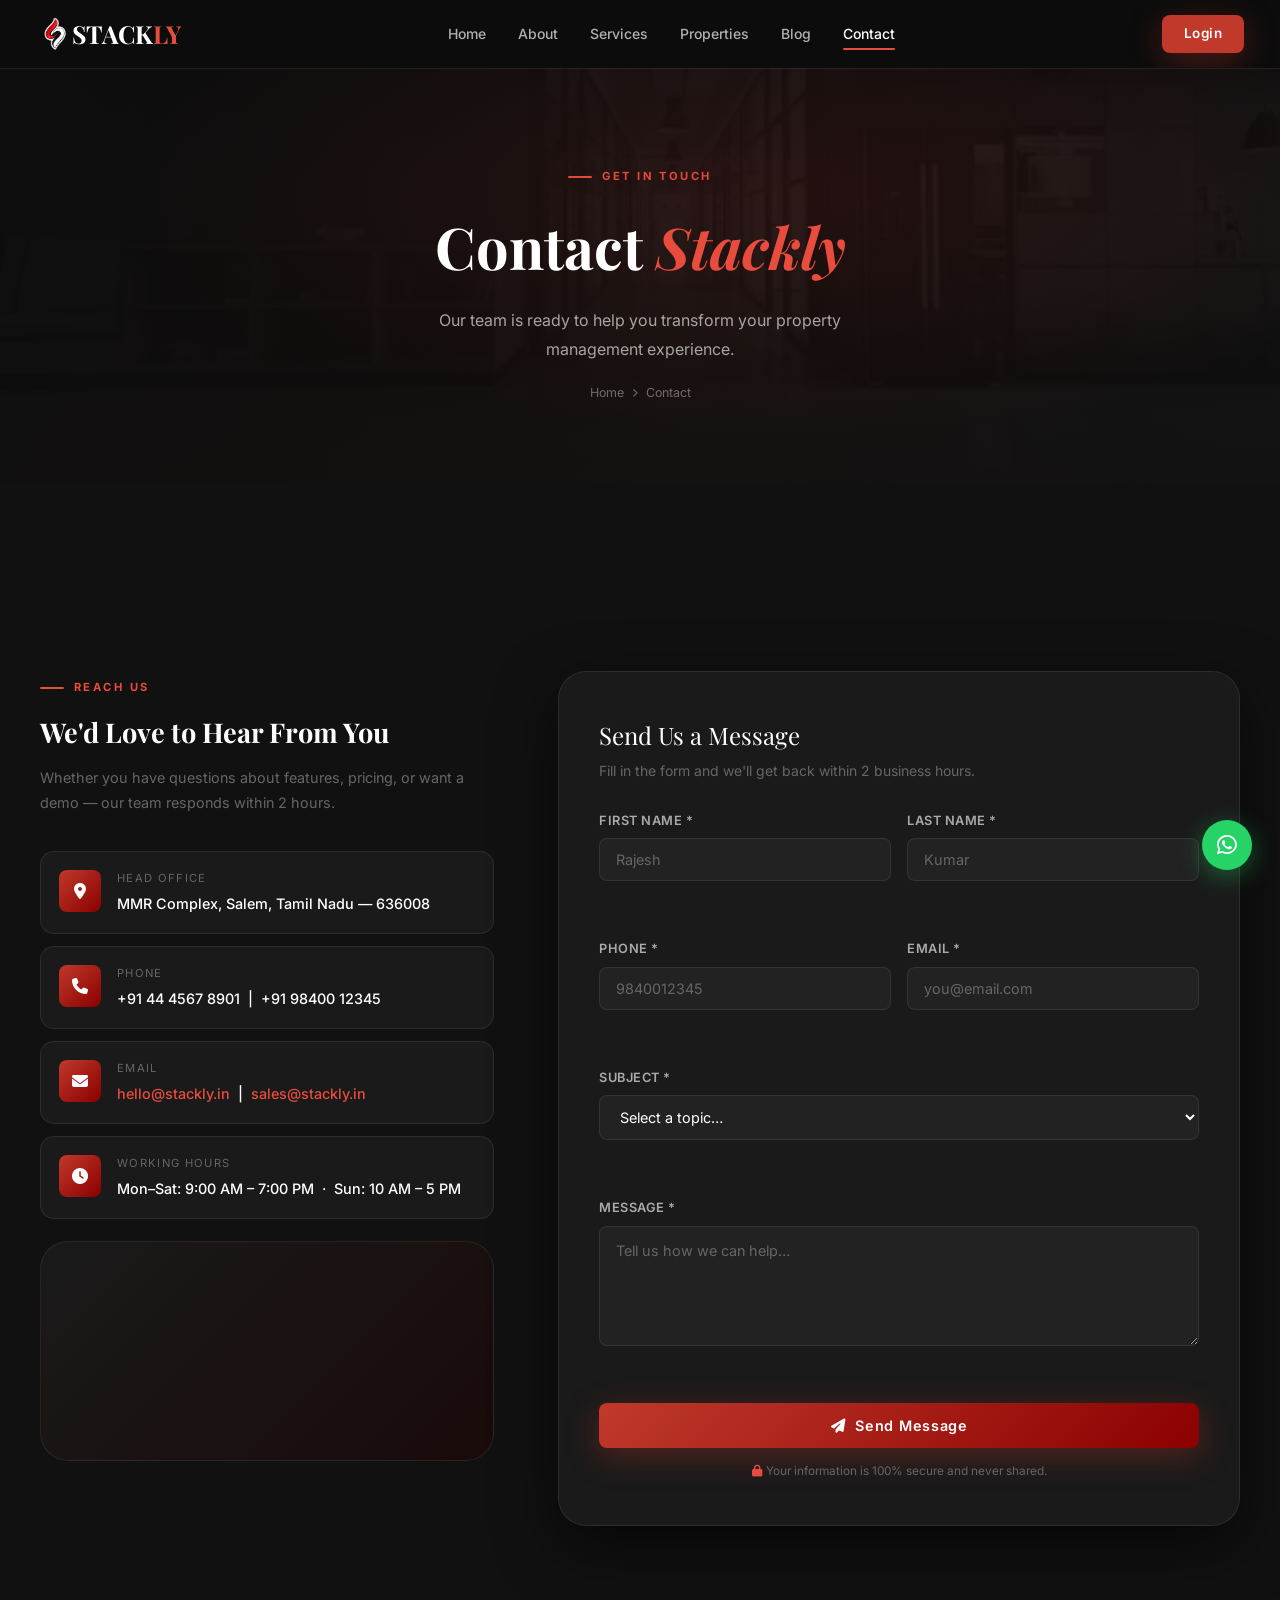
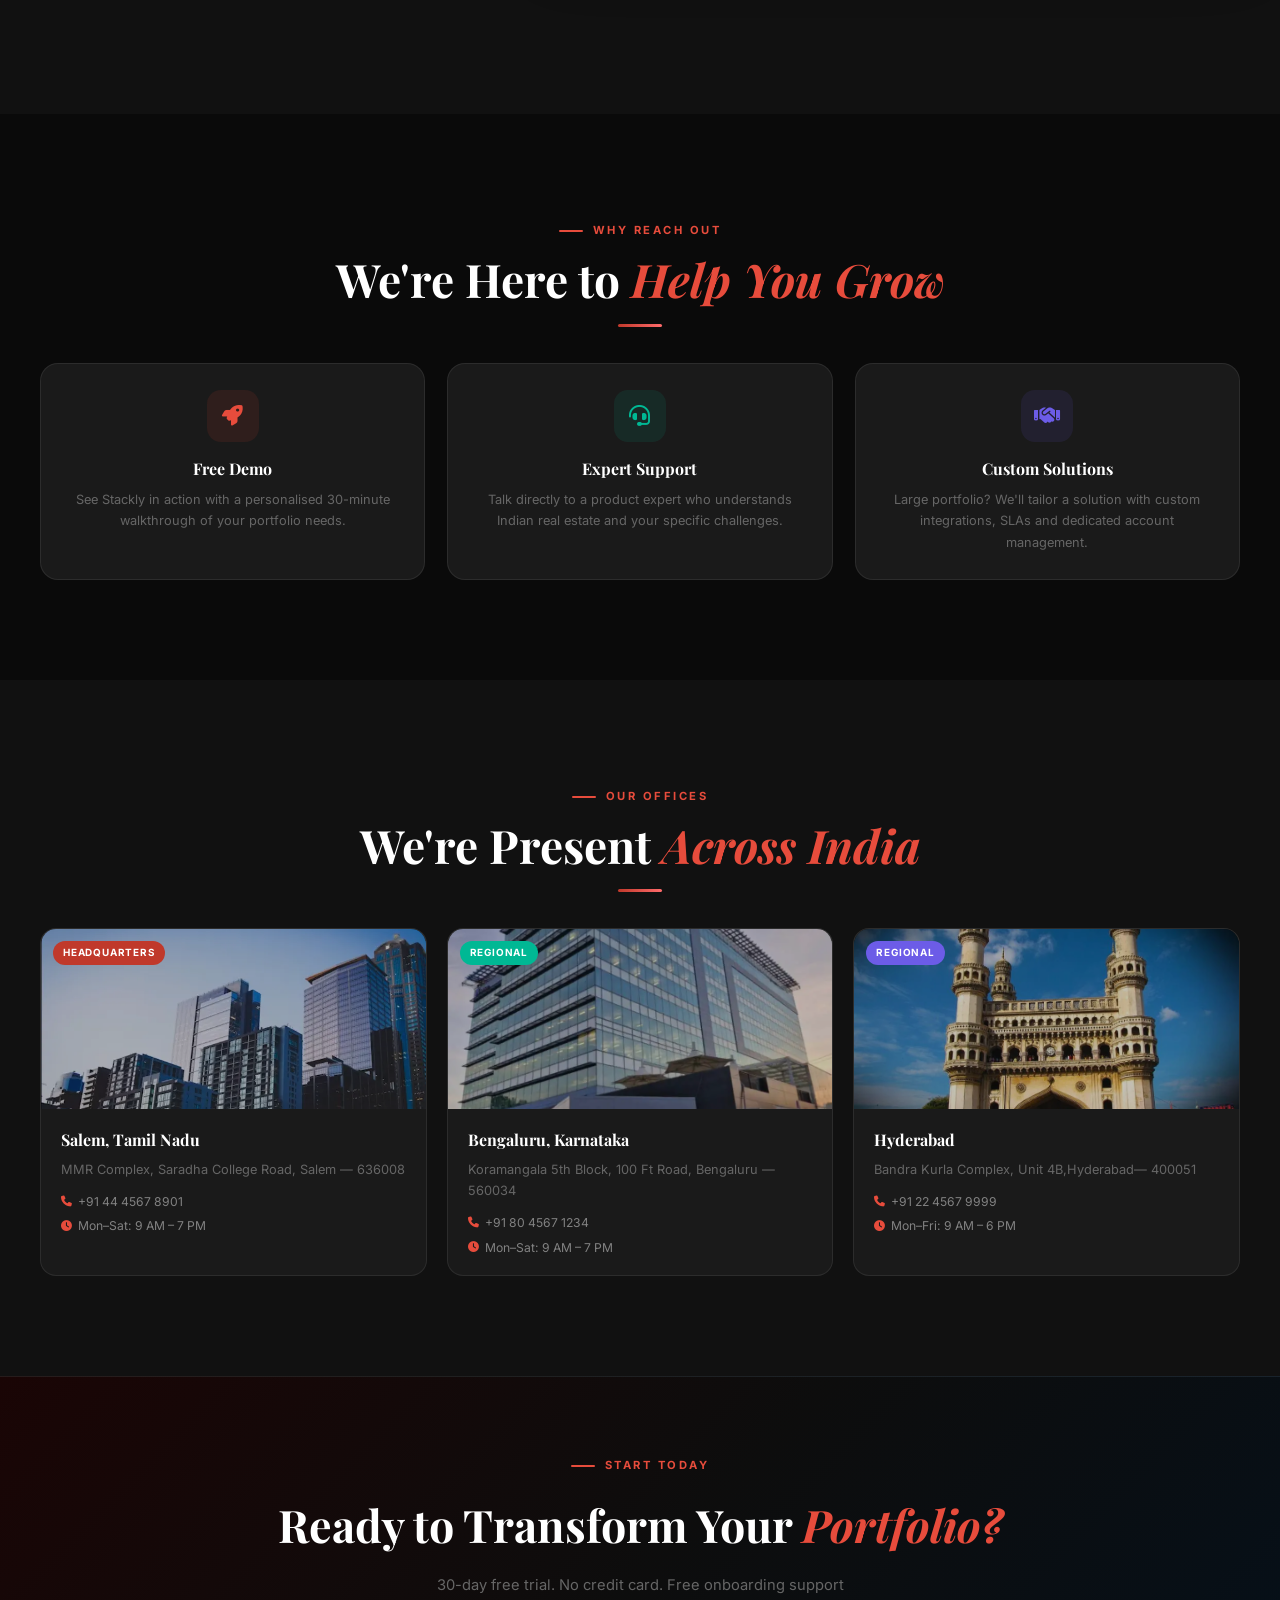
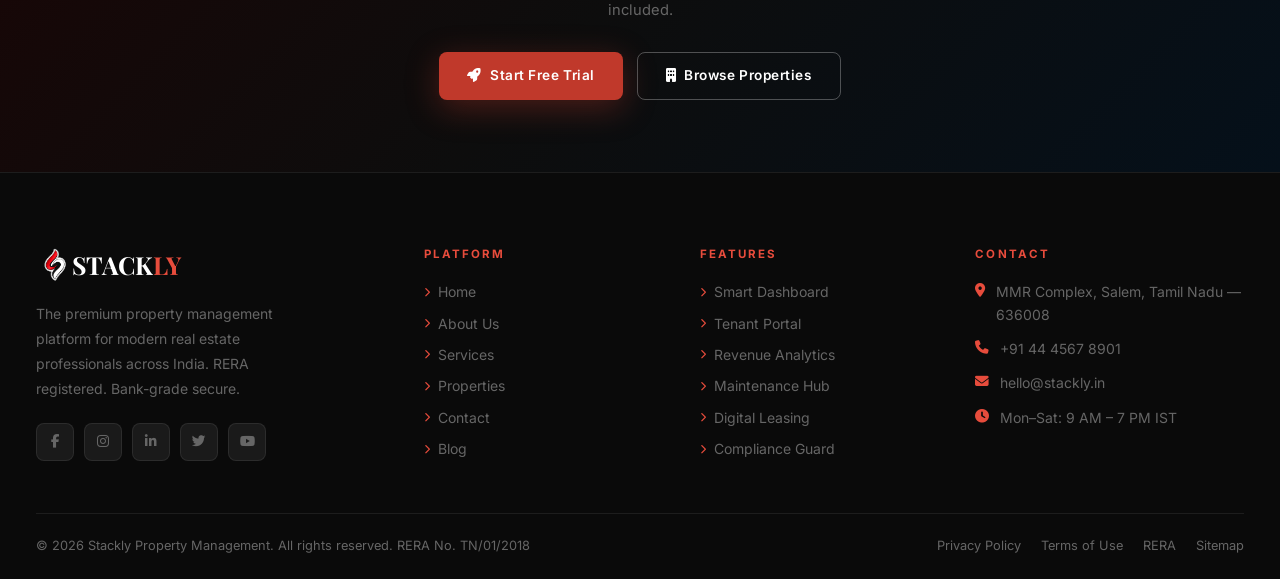
<file: contact.html>
<!DOCTYPE html>
<html lang="en">
<head>
<meta charset="UTF-8">
<meta name="viewport" content="width=device-width,initial-scale=1.0">
<title>Contact — Stackly PMS</title>
<link href="https://fonts.googleapis.com/css2?family=Playfair+Display:ital,wght@0,400;0,600;0,700;1,400&family=Inter:wght@300;400;500;600;700&display=swap" rel="stylesheet">
<link rel="stylesheet" href="https://cdnjs.cloudflare.com/ajax/libs/font-awesome/6.5.0/css/all.min.css">
<link rel="stylesheet" href="shared.css">
<style>
/* CONTACT PAGE CSS */
.pg-hero{background:#0d0d0d;padding:160px 0 80px;text-align:center;position:relative;overflow:hidden;}
.pg-hero-bg{position:absolute;inset:0;background:url('./assets/commercial.webp') center/cover no-repeat;opacity:0.32;z-index:0;}
.pg-hero-bg::after{content:'';position:absolute;inset:0;background:linear-gradient(135deg,rgba(13,13,13,0.95) 0%,rgba(20,8,8,0.85) 60%,rgba(13,13,13,0.9) 100%);}
.pg-hero::before{content:'';position:absolute;inset:0;background:radial-gradient(ellipse at 60% 40%,rgba(192,57,43,0.12) 0%,transparent 60%);z-index:1;}
.pg-hero h1{font-family:var(--font-head);font-size:clamp(2.2rem,5vw,3.6rem);color:#fff;margin-bottom:14px;position:relative;z-index:2;}
.pg-hero h1 em{color:var(--clr-accent2);font-style:italic;}
.pg-hero p{color:rgba(255,255,255,0.62);font-size:1rem;max-width:440px;margin:0 auto;line-height:1.78;position:relative;z-index:2;}
.breadcrumb{display:flex;align-items:center;gap:8px;justify-content:center;margin-top:20px;font-size:0.78rem;color:rgba(255,255,255,0.38);position:relative;z-index:2;}
.breadcrumb a{color:rgba(255,255,255,0.38);transition:color 0.28s ease;}.breadcrumb a:hover{color:var(--clr-accent2);}

.contact-wrap{display:grid;grid-template-columns:1fr 1.5fr;gap:64px;align-items:start;padding:88px 0;}

/* Info */
.info-title{font-family:var(--font-head);font-size:1.7rem;font-weight:700;color:#fff;margin-bottom:10px;}
.info-sub{font-size:0.9rem;color:var(--clr-muted);line-height:1.75;margin-bottom:36px;}
.info-card{
  display:flex;gap:16px;align-items:flex-start;
  padding:18px;border-radius:var(--radius-md);
  background:var(--clr-card);border:1px solid var(--clr-border);
  margin-bottom:12px;
  transition:transform var(--t) var(--ease),border-color var(--t) var(--ease);
}
.info-card:hover{transform:translateX(5px);border-color:rgba(192,57,43,0.3);}
.info-icon{
  width:42px;height:42px;border-radius:var(--radius-sm);flex-shrink:0;
  background:linear-gradient(135deg,var(--clr-accent),#8b0000);
  display:flex;align-items:center;justify-content:center;color:#fff;font-size:1rem;
}
.info-lbl{font-size:0.7rem;color:var(--clr-muted);letter-spacing:0.12em;text-transform:uppercase;margin-bottom:4px;}
.info-val{font-size:0.9rem;color:#fff;font-weight:500;}
.info-val a{color:var(--clr-accent2);transition:color 0.28s;}
.info-val a:hover{color:var(--clr-accent3);}
.map-box{
  border-radius:var(--radius-xl);height:200px;margin-top:22px;
  background:linear-gradient(135deg,var(--clr-card),#1a0a0a);
  border:1px solid var(--clr-border);
  display:flex;flex-direction:column;align-items:center;justify-content:center;gap:10px;
  color:rgba(255,255,255,0.35);font-size:0.88rem;position:relative;overflow:hidden;
}
.map-grid{position:absolute;inset:0;background-image:repeating-linear-gradient(0deg,transparent,transparent 29px,rgba(255,255,255,0.02) 30px),repeating-linear-gradient(90deg,transparent,transparent 29px,rgba(255,255,255,0.02) 30px);}
.map-box i{font-size:1.8rem;color:var(--clr-accent2);position:relative;}
.map-box span{position:relative;}

/* Form */
.form-card{
  background:var(--clr-card);border-radius:var(--radius-xl);
  padding:44px 40px;border:1px solid var(--clr-border);
  box-shadow:var(--shadow-lg);
}
.form-card-h{font-family:var(--font-head);font-size:1.5rem;color:#fff;margin-bottom:6px;}
.form-card-sub{font-size:0.875rem;color:var(--clr-muted);margin-bottom:28px;}
.form-row{display:grid;grid-template-columns:1fr 1fr;gap:16px;}
.form-full{grid-column:1/-1;}
.s-input{background:rgba(255,255,255,0.04);}
.s-input:focus{background:rgba(192,57,43,0.06);}
textarea.s-input{resize:vertical;min-height:120px;line-height:1.6;}
select.s-input{cursor:pointer;}
select.s-input option{background:#1a1a1a;color:#fff;}
.submit-btn{
  width:100%;padding:14px;margin-top:8px;
  background:linear-gradient(135deg,var(--clr-accent),#8b0000);
  color:#fff;border:none;border-radius:var(--radius-sm);
  font-size:0.9rem;font-weight:600;letter-spacing:0.05em;cursor:pointer;
  display:flex;align-items:center;justify-content:center;gap:10px;
  box-shadow:var(--shadow-accent);
  transition:transform var(--t) var(--ease),box-shadow var(--t) var(--ease),filter var(--t) var(--ease);
}
.submit-btn:hover{transform:translateY(-2px);box-shadow:0 16px 44px rgba(192,57,43,0.5);filter:brightness(1.08);}
.submit-btn:active{transform:translateY(0);}
.form-note{text-align:center;font-size:0.74rem;color:var(--clr-muted);margin-top:14px;}
.form-note i{margin-right:4px;color:var(--clr-accent2);}

@media(max-width:1024px){.contact-wrap{grid-template-columns:1fr;gap:40px;}}
@media(max-width:560px){.form-card{padding:28px 20px;}.form-row{grid-template-columns:1fr;}}
@media(max-width:900px){.contact-why-grid,.office-grid{grid-template-columns:1fr 1fr!important;}}
@media(max-width:640px){.contact-why-grid,.office-grid{grid-template-columns:1fr!important;}}
</style>
</head>
<body>

<!-- HEADER -->
<header class="s-header always-solid" id="sHeader">
  <div class="s-nav-inner">
    <a href="index.html" class="s-logo">
      <div class="s-logo-mark"><img src="./assets/stackly logo.webp" alt=""></div>
      <div class="s-logo-text">STACK<em>LY</em></div>
    </a>
    <nav class="s-nav">
      <a href="index.html" class="s-nav-link">Home</a>
      <a href="about.html" class="s-nav-link">About</a>
      <a href="services.html" class="s-nav-link">Services</a>
      <a href="properties.html" class="s-nav-link">Properties</a>
      <a href="blog.html" class="s-nav-link">Blog</a>
      <a href="contact.html" class="s-nav-link active">Contact</a>
      
    </nav>
    <div class="s-header-right">
      <a href="login.html" class="s-btn-login">Login</a>
      <button class="s-hamburger" id="sHam" aria-label="Menu"><span></span><span></span><span></span></button>
    </div>
  </div>
</header>
<div class="s-mobile-menu" id="sMob">
  <a href="index.html" class="s-nav-link">Home</a>
  <a href="about.html" class="s-nav-link">About</a>
  <a href="services.html" class="s-nav-link">Services</a>
  <a href="properties.html" class="s-nav-link">Properties</a>
  <a href="blog.html" class="s-nav-link">Blog</a>
  <a href="contact.html" class="s-nav-link active">Contact</a>
  <a href="login.html" class="s-btn-login">Login</a>
</div>

<section class="pg-hero">
  <div class="pg-hero-bg"></div>
  <div class="s-container" style="position:relative">
    <div class="s-eyebrow" style="justify-content:center">Get In Touch</div>
    <h1>Contact <em>Stackly</em></h1>
    <p>Our team is ready to help you transform your property management experience.</p>
    <nav class="breadcrumb"><a href="index.html">Home</a><i class="fa-solid fa-chevron-right" style="font-size:0.55rem"></i><span>Contact</span></nav>
  </div>
</section>

<section class="s-section" style="background:#111;">
  <div class="s-container">
    <div class="contact-wrap">

      <!-- Info -->
      <div class="reveal-l">
        <div class="s-eyebrow">Reach Us</div>
        <h2 class="info-title">We'd Love to Hear From You</h2>
        <p class="info-sub">Whether you have questions about features, pricing, or want a demo — our team responds within 2 hours.</p>
        <div class="info-card">
          <div class="info-icon"><i class="fa-solid fa-location-dot"></i></div>
          <div><div class="info-lbl">Head Office</div><div class="info-val">MMR Complex, Salem, Tamil Nadu — 636008</div></div>
        </div>
        <div class="info-card">
          <div class="info-icon"><i class="fa-solid fa-phone"></i></div>
          <div><div class="info-lbl">Phone</div><div class="info-val">+91 44 4567 8901 &nbsp;|&nbsp; +91 98400 12345</div></div>
        </div>
        <div class="info-card">
          <div class="info-icon"><i class="fa-solid fa-envelope"></i></div>
          <div><div class="info-lbl">Email</div><div class="info-val"><a href="./404page.html">hello@stackly.in</a> &nbsp;|&nbsp; <a href="./404page.html">sales@stackly.in</a></div></div>
        </div>
        <div class="info-card">
          <div class="info-icon"><i class="fa-solid fa-clock"></i></div>
          <div><div class="info-lbl">Working Hours</div><div class="info-val">Mon–Sat: 9:00 AM – 7:00 PM &nbsp;·&nbsp; Sun: 10 AM – 5 PM</div></div>
        </div>
    <div class="map-box" style="padding:0;overflow:hidden;border-radius:var(--radius-xl);height:220px;">
  <iframe
    src="https://www.google.com/maps/embed?pb=!1m18!1m12!1m3!1d62617.78839500073!2d78.11496!3d11.6643!2m3!1f0!2f0!3f0!3m2!1i1024!2i768!4f13.1!3m3!1m2!1s0x3babf1d1f4e8a4f1%3A0x4e9d5e9f3a1e0c2a!2sSalem%2C%20Tamil%20Nadu!5e0!3m2!1sen!2sin!4v1700000000000"
    width="100%" height="100%"
    style="border:0;display:block;filter:invert(90%) hue-rotate(180deg);"
    allowfullscreen="" loading="lazy"
    referrerpolicy="no-referrer-when-downgrade">
  </iframe>
</div>
      </div>

      <!-- Form -->
      <div class="form-card reveal-r">
        <div class="form-card-h">Send Us a Message</div>
        <div class="form-card-sub">Fill in the form and we'll get back within 2 business hours.</div>
        <form id="contactForm" novalidate>
          <div class="form-row">
            <div class="s-form-group">
              <label class="s-label">First Name *</label>
              <input type="text" id="cf-first" class="s-input" placeholder="Rajesh"
                oninput="this.value=this.value.replace(/[^a-zA-Z\s]/g,'')"
                onblur="cfVal(this,'name')">
              <span class="s-err" id="e-cf-first"></span>
            </div>
            <div class="s-form-group">
              <label class="s-label">Last Name *</label>
              <input type="text" id="cf-last" class="s-input" placeholder="Kumar"
                oninput="this.value=this.value.replace(/[^a-zA-Z\s]/g,'')"
                onblur="cfVal(this,'name')">
              <span class="s-err" id="e-cf-last"></span>
            </div>
            <div class="s-form-group">
              <label class="s-label">Phone *</label>
              <input type="tel" id="cf-phone" class="s-input" placeholder="9840012345" maxlength="10"
                oninput="this.value=this.value.replace(/[^0-9]/g,'')"
                onblur="cfVal(this,'phone')">
              <span class="s-err" id="e-cf-phone"></span>
            </div>
            <div class="s-form-group">
              <label class="s-label">Email *</label>
              <input type="email" id="cf-email" class="s-input" placeholder="you@email.com"
                onblur="cfVal(this,'email')">
              <span class="s-err" id="e-cf-email"></span>
            </div>
            <div class="s-form-group form-full">
              <label class="s-label">Subject *</label>
              <select id="cf-subject" class="s-input" onblur="cfVal(this,'select')">
                <option value="">Select a topic…</option>
                <option>Property Management</option>
                <option>Tenant Services</option>
                <option>Pricing & Plans</option>
                <option>Demo Request</option>
                <option>Technical Support</option>
                <option>Other</option>
              </select>
              <span class="s-err" id="e-cf-subject"></span>
            </div>
            <div class="s-form-group form-full">
              <label class="s-label">Message *</label>
              <textarea id="cf-message" class="s-input" placeholder="Tell us how we can help…"
                onblur="cfVal(this,'textarea')"></textarea>
              <span class="s-err" id="e-cf-message"></span>
            </div>
          </div>
          <button type="submit" class="submit-btn"><i class="fa-solid fa-paper-plane"></i> Send Message</button>
          <p class="form-note"><i class="fa-solid fa-lock"></i>Your information is 100% secure and never shared.</p>
        </form>
      </div>
    </div>
  </div>
</section>

<!-- WHY CONTACT US SECTION -->
<section class="s-section" style="background:#0a0a0a;">
  <div class="s-container">
    <div style="text-align:center"><div class="s-eyebrow" style="justify-content:center">Why Reach Out</div><h2 class="s-title" style="text-align:center">We're Here to <em>Help You Grow</em></h2><div class="s-divider center"></div></div>
    <div style="display:grid;grid-template-columns:repeat(3,1fr);gap:22px;margin-top:36px" class="contact-why-grid">
      <div class="reveal" style="background:var(--clr-card);border:1px solid var(--clr-border);border-radius:18px;padding:26px 22px;text-align:center;transition:transform .28s,border-color .28s" onmouseover="this.style.transform='translateY(-4px)';this.style.borderColor='rgba(192,57,43,.25)'" onmouseout="this.style.transform='';this.style.borderColor=''">
        <div style="width:52px;height:52px;border-radius:14px;background:rgba(192,57,43,.12);color:var(--clr-accent2);display:flex;align-items:center;justify-content:center;font-size:1.3rem;margin:0 auto 14px"><i class="fa-solid fa-rocket"></i></div>
        <h4 style="font-family:var(--font-head);font-size:1rem;color:#fff;margin-bottom:8px">Free Demo</h4>
        <p style="font-size:.8rem;color:var(--clr-muted);line-height:1.65">See Stackly in action with a personalised 30-minute walkthrough of your portfolio needs.</p>
      </div>
      <div class="reveal" style="transition-delay:.08s;background:var(--clr-card);border:1px solid var(--clr-border);border-radius:18px;padding:26px 22px;text-align:center;transition:transform .28s,border-color .28s" onmouseover="this.style.transform='translateY(-4px)';this.style.borderColor='rgba(0,184,148,.25)'" onmouseout="this.style.transform='';this.style.borderColor=''">
        <div style="width:52px;height:52px;border-radius:14px;background:rgba(0,184,148,.1);color:var(--clr-teal);display:flex;align-items:center;justify-content:center;font-size:1.3rem;margin:0 auto 14px"><i class="fa-solid fa-headset"></i></div>
        <h4 style="font-family:var(--font-head);font-size:1rem;color:#fff;margin-bottom:8px">Expert Support</h4>
        <p style="font-size:.8rem;color:var(--clr-muted);line-height:1.65">Talk directly to a product expert who understands Indian real estate and your specific challenges.</p>
      </div>
      <div class="reveal" style="transition-delay:.16s;background:var(--clr-card);border:1px solid var(--clr-border);border-radius:18px;padding:26px 22px;text-align:center;transition:transform .28s,border-color .28s" onmouseover="this.style.transform='translateY(-4px)';this.style.borderColor='rgba(108,92,231,.25)'" onmouseout="this.style.transform='';this.style.borderColor=''">
        <div style="width:52px;height:52px;border-radius:14px;background:rgba(108,92,231,.1);color:var(--clr-purple);display:flex;align-items:center;justify-content:center;font-size:1.3rem;margin:0 auto 14px"><i class="fa-solid fa-handshake"></i></div>
        <h4 style="font-family:var(--font-head);font-size:1rem;color:#fff;margin-bottom:8px">Custom Solutions</h4>
        <p style="font-size:.8rem;color:var(--clr-muted);line-height:1.65">Large portfolio? We'll tailor a solution with custom integrations, SLAs and dedicated account management.</p>
      </div>
    </div>
  </div>
</section>

<!-- OFFICE LOCATIONS -->
<section class="s-section" style="background:#111;">
  <div class="s-container">
    <div style="text-align:center"><div class="s-eyebrow" style="justify-content:center">Our Offices</div><h2 class="s-title" style="text-align:center">We're Present <em>Across India</em></h2><div class="s-divider center"></div></div>
    <div style="display:grid;grid-template-columns:repeat(3,1fr);gap:20px;margin-top:36px" class="office-grid">
      <div class="reveal" style="background:var(--clr-card);border:1px solid var(--clr-border);border-radius:16px;overflow:hidden;">
        <div style="height:180px;overflow:hidden;position:relative;background:#141414">
        <img src="./assets/Chennai HQ.webp" alt="Chennai HQ" style="width:100%;height:100%;object-fit:cover;opacity:.75;transition:transform .5s" onmouseover="this.style.transform='scale(1.06)'" onmouseout="this.style.transform=''">
          <div style="position:absolute;top:12px;left:12px;background:var(--clr-accent);color:#fff;font-size:.62rem;font-weight:700;letter-spacing:.08em;text-transform:uppercase;padding:4px 10px;border-radius:50px">Headquarters</div>
        </div>
        <div style="padding:18px 20px">
          <h4 style="font-family:var(--font-head);font-size:1rem;color:#fff;margin-bottom:6px">Salem, Tamil Nadu</h4>
          <p style="font-size:.8rem;color:var(--clr-muted);line-height:1.65;margin-bottom:12px">MMR Complex, Saradha College Road, Salem — 636008</p>
          <div style="display:flex;flex-direction:column;gap:5px">
            <span style="font-size:.76rem;color:rgba(255,255,255,.45);display:flex;align-items:center;gap:6px"><i class="fa-solid fa-phone" style="color:var(--clr-accent2);font-size:.68rem"></i>+91 44 4567 8901</span>
            <span style="font-size:.76rem;color:rgba(255,255,255,.45);display:flex;align-items:center;gap:6px"><i class="fa-solid fa-clock" style="color:var(--clr-accent2);font-size:.68rem"></i>Mon–Sat: 9 AM – 7 PM</span>
          </div>
        </div>
      </div>
      <div class="reveal" style="transition-delay:.08s;background:var(--clr-card);border:1px solid var(--clr-border);border-radius:16px;overflow:hidden;">
        <div style="height:180px;overflow:hidden;position:relative;background:#141414">








<img src="./assets/banglore hq.webp" alt="Bengaluru Office" style="width:100%;height:100%;object-fit:cover;opacity:.75;transition:transform .5s" onmouseover="this.style.transform='scale(1.06)'" onmouseout="this.style.transform=''">
          <div style="position:absolute;top:12px;left:12px;background:var(--clr-teal);color:#fff;font-size:.62rem;font-weight:700;letter-spacing:.08em;text-transform:uppercase;padding:4px 10px;border-radius:50px">Regional</div>
        </div>
        <div style="padding:18px 20px">
          <h4 style="font-family:var(--font-head);font-size:1rem;color:#fff;margin-bottom:6px">Bengaluru, Karnataka</h4>
          <p style="font-size:.8rem;color:var(--clr-muted);line-height:1.65;margin-bottom:12px">Koramangala 5th Block, 100 Ft Road, Bengaluru — 560034</p>
          <div style="display:flex;flex-direction:column;gap:5px">
            <span style="font-size:.76rem;color:rgba(255,255,255,.45);display:flex;align-items:center;gap:6px"><i class="fa-solid fa-phone" style="color:var(--clr-accent2);font-size:.68rem"></i>+91 80 4567 1234</span>
            <span style="font-size:.76rem;color:rgba(255,255,255,.45);display:flex;align-items:center;gap:6px"><i class="fa-solid fa-clock" style="color:var(--clr-accent2);font-size:.68rem"></i>Mon–Sat: 9 AM – 7 PM</span>
          </div>
        </div>
      </div>
      <div class="reveal" style="transition-delay:.16s;background:var(--clr-card);border:1px solid var(--clr-border);border-radius:16px;overflow:hidden;">
        <div style="height:180px;overflow:hidden;position:relative;background:#141414">






          <img src="./assets/hyderabad.webp" alt="Hyderabad office" style="width:100%;height:100%;object-fit:cover;opacity:.75;transition:transform .5s" onmouseover="this.style.transform='scale(1.06)'" onmouseout="this.style.transform=''">
          <div style="position:absolute;top:12px;left:12px;background:var(--clr-purple);color:#fff;font-size:.62rem;font-weight:700;letter-spacing:.08em;text-transform:uppercase;padding:4px 10px;border-radius:50px">Regional</div>
        </div>
        <div style="padding:18px 20px">
          <h4 style="font-family:var(--font-head);font-size:1rem;color:#fff;margin-bottom:6px">Hyderabad</h4>
          <p style="font-size:.8rem;color:var(--clr-muted);line-height:1.65;margin-bottom:12px">Bandra Kurla Complex, Unit 4B,Hyderabad— 400051</p>
          <div style="display:flex;flex-direction:column;gap:5px">
            <span style="font-size:.76rem;color:rgba(255,255,255,.45);display:flex;align-items:center;gap:6px"><i class="fa-solid fa-phone" style="color:var(--clr-accent2);font-size:.68rem"></i>+91 22 4567 9999</span>
            <span style="font-size:.76rem;color:rgba(255,255,255,.45);display:flex;align-items:center;gap:6px"><i class="fa-solid fa-clock" style="color:var(--clr-accent2);font-size:.68rem"></i>Mon–Fri: 9 AM – 6 PM</span>
          </div>
        </div>
      </div>
    </div>
  </div>
</section>

<!-- CTA BAND -->
<section style="background:linear-gradient(135deg,#1a0505 0%,#0d0d0d 50%,#05101a 100%);padding:72px 0;text-align:center;border-top:1px solid var(--clr-border);">
  <div class="s-container">
    <div class="s-eyebrow" style="justify-content:center">Start Today</div>
    <h2 style="font-family:var(--font-head);font-size:clamp(1.8rem,3.5vw,2.8rem);color:#fff;margin-bottom:12px">Ready to Transform Your <em style="color:var(--clr-accent2)">Portfolio?</em></h2>
    <p style="font-size:.92rem;color:var(--clr-muted);max-width:460px;margin:0 auto 28px;line-height:1.75">30-day free trial. No credit card. Free onboarding support included.</p>
    <div style="display:flex;justify-content:center;gap:14px;flex-wrap:wrap">
      <a href="./404page.html" class="s-btn s-btn-primary"><i class="fa-solid fa-rocket"></i> Start Free Trial</a>
      <a href="./404page.html" class="s-btn s-btn-outline"><i class="fa-solid fa-building"></i> Browse Properties</a>
    </div>
  </div>
</section>

<!-- FULL FOOTER -->
<footer class="s-footer">
  <div class="s-footer-inner">
    <div class="s-footer-grid">
      <div class="s-footer-brand">
                <a href="./index.html"><div class="s-footer-logo"><div class="s-logo-mark"><img src="./assets/stackly logo.webp" alt=""></div><div class="s-logo-text">STACK<em>LY</em></div></div></a>
        <p>The premium property management platform for modern real estate professionals across India. RERA registered. Bank-grade secure.</p>
        <div class="s-footer-socials">
          <a href="404page.html" class="s-social" onclick="pmsNav(event)"><i class="fab fa-facebook-f"></i></a>
          <a href="404page.html" class="s-social" onclick="pmsNav(event)"><i class="fab fa-instagram"></i></a>
          <a href="404page.html" class="s-social" onclick="pmsNav(event)"><i class="fab fa-linkedin-in"></i></a>
          <a href="404page.html" class="s-social" onclick="pmsNav(event)"><i class="fab fa-twitter"></i></a>
          <a href="404page.html" class="s-social" onclick="pmsNav(event)"><i class="fab fa-youtube"></i></a>
        </div>
      </div>
      <div class="s-footer-col"><h5>Platform</h5><div class="s-footer-links"><a href="index.html" class="s-footer-link"><i class="fa-solid fa-chevron-right"></i> Home</a><a href="about.html" class="s-footer-link"><i class="fa-solid fa-chevron-right"></i> About Us</a><a href="services.html" class="s-footer-link"><i class="fa-solid fa-chevron-right"></i> Services</a><a href="properties.html" class="s-footer-link"><i class="fa-solid fa-chevron-right"></i> Properties</a><a href="contact.html" class="s-footer-link"><i class="fa-solid fa-chevron-right"></i> Contact</a><a href="blog.html" class="s-footer-link"><i class="fa-solid fa-chevron-right"></i> Blog</a></div></div>
      <div class="s-footer-col"><h5>Features</h5><div class="s-footer-links"><a href="404page.html" class="s-footer-link" onclick="pmsNav(event)"><i class="fa-solid fa-chevron-right"></i> Smart Dashboard</a><a href="404page.html" class="s-footer-link" onclick="pmsNav(event)"><i class="fa-solid fa-chevron-right"></i> Tenant Portal</a><a href="404page.html" class="s-footer-link" onclick="pmsNav(event)"><i class="fa-solid fa-chevron-right"></i> Revenue Analytics</a><a href="404page.html" class="s-footer-link" onclick="pmsNav(event)"><i class="fa-solid fa-chevron-right"></i> Maintenance Hub</a><a href="404page.html" class="s-footer-link" onclick="pmsNav(event)"><i class="fa-solid fa-chevron-right"></i> Digital Leasing</a><a href="404page.html" class="s-footer-link" onclick="pmsNav(event)"><i class="fa-solid fa-chevron-right"></i> Compliance Guard</a></div></div>
      <div class="s-footer-col"><h5>Contact</h5><div class="s-footer-contact"><div class="s-footer-ci"><i class="fa-solid fa-location-dot"></i><span>MMR Complex, Salem, Tamil Nadu — 636008</span></div><div class="s-footer-ci"><i class="fa-solid fa-phone"></i><span>+91 44 4567 8901</span></div><div class="s-footer-ci"><i class="fa-solid fa-envelope"></i><a href="mailto:hello@stackly.in">hello@stackly.in</a></div><div class="s-footer-ci"><i class="fa-solid fa-clock"></i><span>Mon–Sat: 9 AM – 7 PM IST</span></div></div></div>
    </div>
  </div>
  <div class="s-footer-inner"><div class="s-footer-bottom"><span>© 2026 Stackly Property Management. All rights reserved. RERA No. TN/01/2018</span><div class="s-footer-bottom-links"><a href="404page.html" onclick="pmsNav(event)">Privacy Policy</a><a href="404page.html" onclick="pmsNav(event)">Terms of Use</a><a href="404page.html" onclick="pmsNav(event)">RERA</a><a href="404page.html" onclick="pmsNav(event)">Sitemap</a></div></div></div>
</footer>
<button class="s-btt" id="sBtt"><i class="fa-solid fa-arrow-up"></i></button>
<a href="./404page.html" class="s-wa" target="_blank"><i class="fab fa-whatsapp"></i></a>

<script>
'use strict';
function pmsNav(e){if(e&&e.preventDefault)e.preventDefault();sessionStorage.setItem('pms_ref',window.location.href);sessionStorage.setItem('pms_scroll',window.scrollY);window.location.href='404page.html';}
document.addEventListener('click',function(ev){var l=ev.target.closest('a[href]');if(l&&l.href&&l.href.indexOf('404page')!==-1){sessionStorage.setItem('pms_ref',window.location.href);sessionStorage.setItem('pms_scroll',window.scrollY);}});

/* Hamburger */
var ham=document.getElementById('sHam'),mob=document.getElementById('sMob');
ham.addEventListener('click',function(){ham.classList.toggle('open');mob.classList.toggle('open');document.body.style.overflow=mob.classList.contains('open')?'hidden':'';});
mob.querySelectorAll('a').forEach(function(a){a.addEventListener('click',function(){ham.classList.remove('open');mob.classList.remove('open');document.body.style.overflow='';});});

/* Scroll */
var btt=document.getElementById('sBtt');
window.addEventListener('scroll',function(){btt.classList.toggle('show',window.scrollY>400);},{passive:true});
btt.addEventListener('click',function(){window.scrollTo({top:0,behavior:'smooth'});});

/* Reveal */
var io=new IntersectionObserver(function(entries){entries.forEach(function(e){if(e.isIntersecting)e.target.classList.add('in');});},{threshold:0,rootMargin:"0px 0px -60px 0px"});
function initReveals(){
  document.querySelectorAll('.reveal,.reveal-l,.reveal-r').forEach(function(el){
    el.classList.add('in'); /* force show all — no animation delay hiding content */
    io.observe(el);
  });
}
if(document.readyState==='complete'){initReveals();}
else{window.addEventListener('load',initReveals);}

/* Form validation */
function cfVal(el,type){
  var val=el.value.trim(),msg='';
  var err=document.getElementById('e-'+el.id);
  if(type==='name'){
    if(!val)msg='This field is required.';
    else if(val.length<1)msg='At least 1 characters required.';
  }else if(type==='phone'){
    if(!val)msg='Phone number is required.';
    else if(!/^[6-9][0-9]{9}$/.test(val))msg='Enter a valid 10-digit Indian mobile number.';
  }else if(type==='email'){
    if(!val)msg='Email is required.';
    else if(!/^[^\s@]+@[^\s@]+\.[^\s@]+$/.test(val))msg='Enter a valid email address.';
  }else if(type==='select'){
    if(!val)msg='Please select a topic.';
  }else if(type==='textarea'){
    if(!val)msg='Message is required.';
    else if(val.length<10)msg='Please write at least 10 characters.';
  }
  if(err)err.textContent=msg;
  el.classList.toggle('invalid',!!msg);
  el.classList.toggle('valid',!msg&&!!val);
  return !msg;
}

document.getElementById('contactForm').addEventListener('submit',function(e){
  e.preventDefault();
  var fields=[
    {id:'cf-first',t:'name'},{id:'cf-last',t:'name'},
    {id:'cf-phone',t:'phone'},{id:'cf-email',t:'email'},
    {id:'cf-subject',t:'select'},{id:'cf-message',t:'textarea'}
  ];
  var ok=true;
  fields.forEach(function(f){if(!cfVal(document.getElementById(f.id),f.t))ok=false;});
  if(ok){sessionStorage.setItem('pms_ref',window.location.href);window.location.href='404page.html';}
});

// Restore scroll position if returning from 404
(function(){
  var sc=sessionStorage.getItem('pms_scroll_restore');
  if(sc!==null){
    sessionStorage.removeItem('pms_scroll_restore');
    window.addEventListener('load',function(){window.scrollTo({top:parseInt(sc,10),behavior:'instant'});},{once:true});
  }
})();
</script>
</body>
</html>
</file>
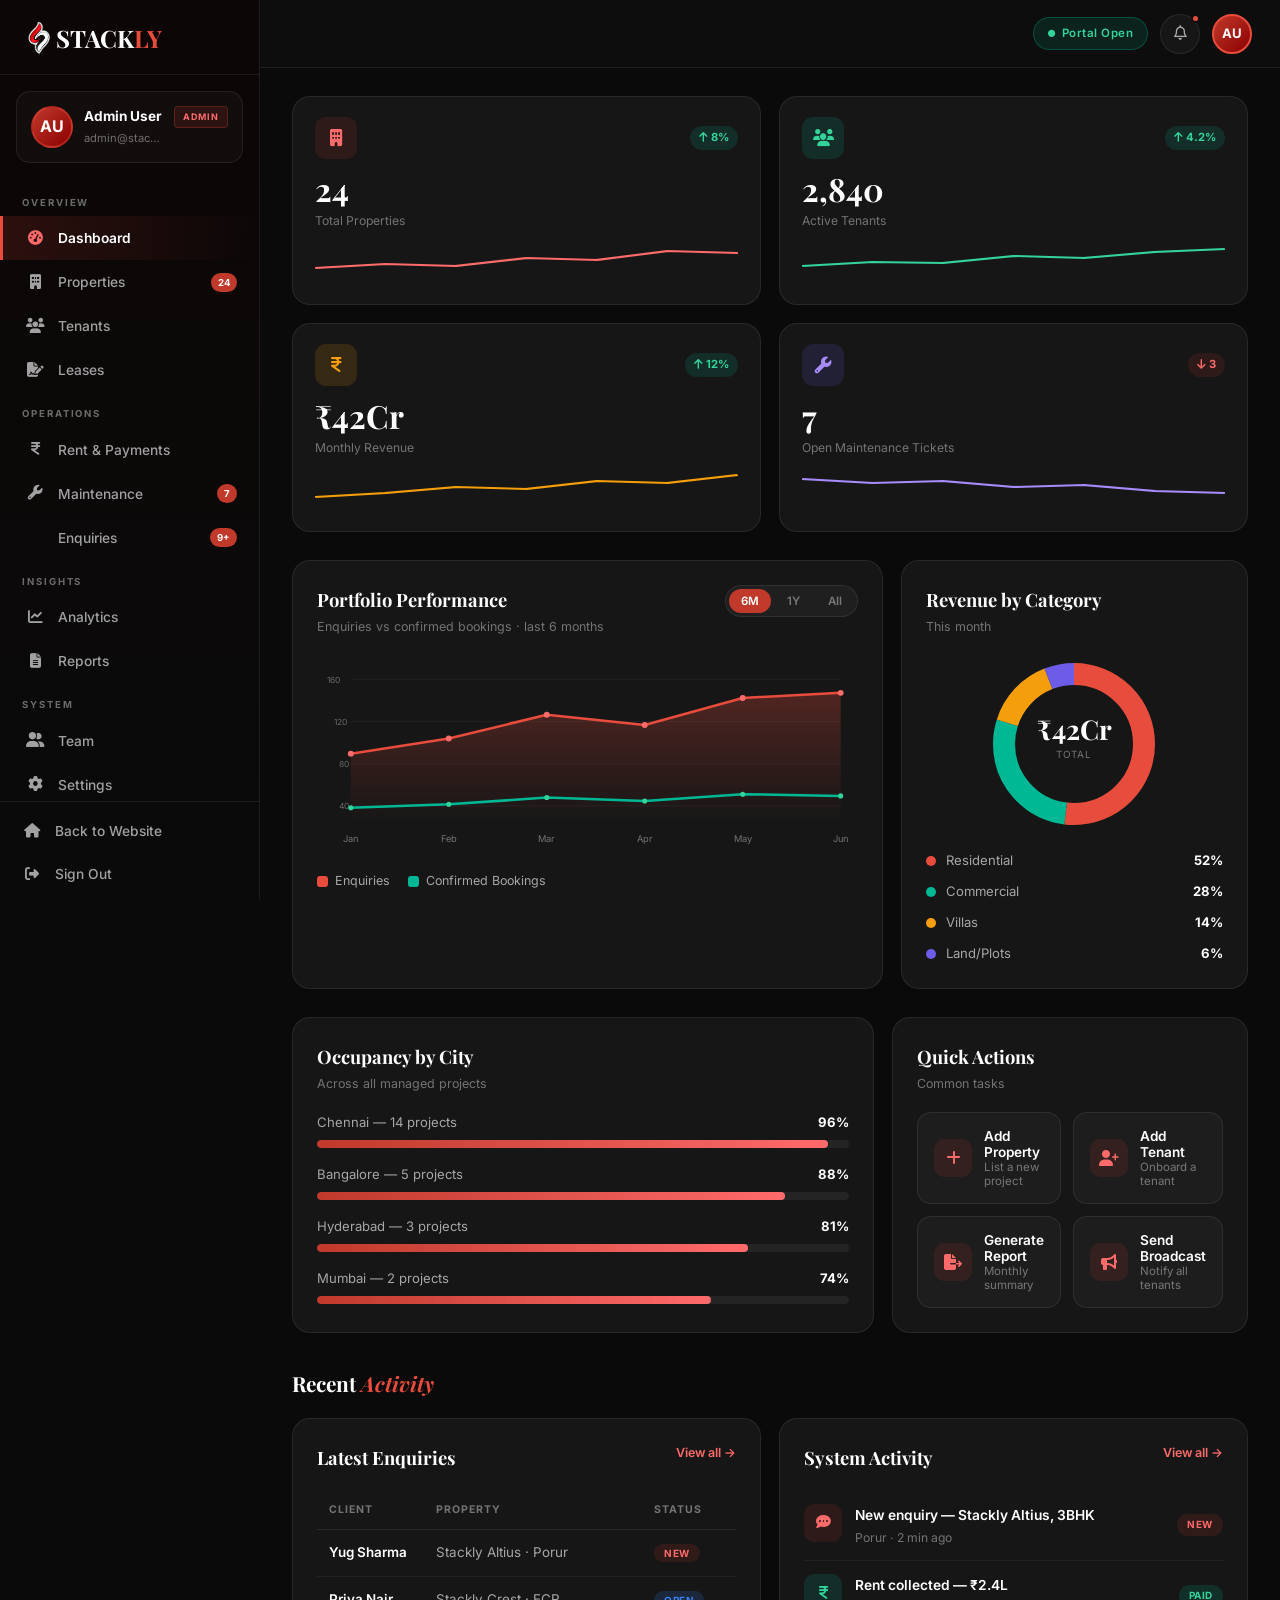
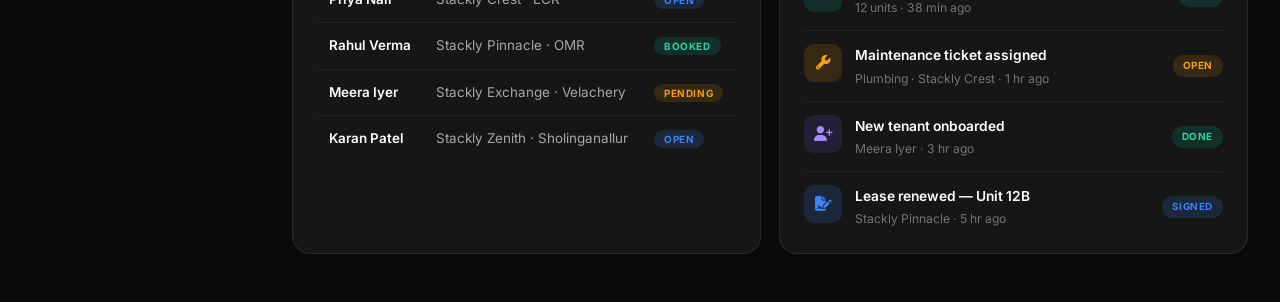
<file: dashboard.html>
<!DOCTYPE html>
<html lang="en">
<head>
<meta charset="UTF-8">
<title>Redirecting — Stackly PMS</title>
</head>
<body>
<script>
(function(){
  var role='admin';
  try{role=localStorage.getItem('sl_role')||'admin';}catch(e){}
  window.location.replace(role==='user'?'dashboard_user.html':'dashboard_admin.html');
})();
</script>
</body>
</html>
</file>
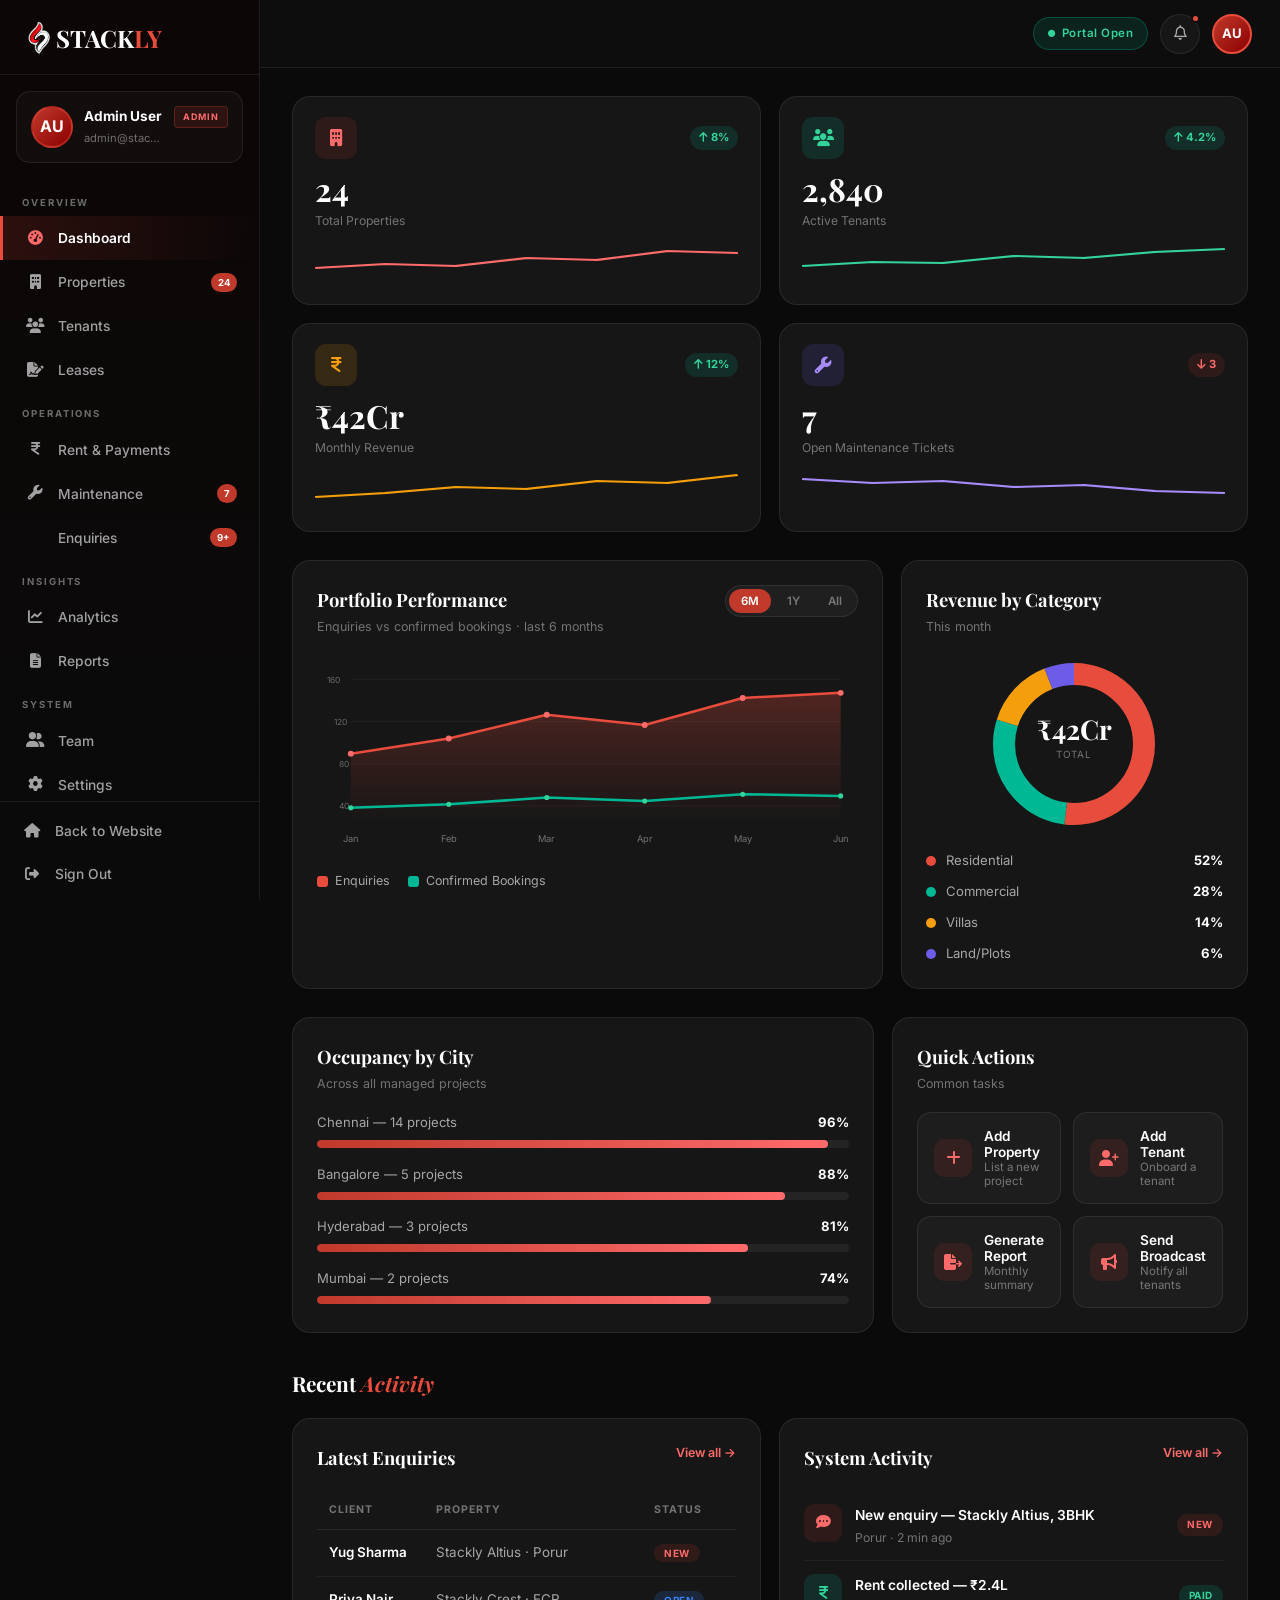
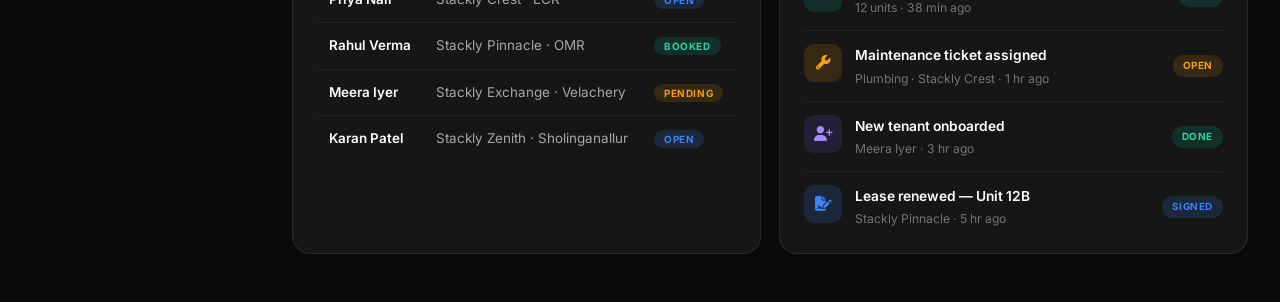
<file: dashboard_admin.html>
<!DOCTYPE html>
<html lang="en">
<head>
<meta charset="UTF-8">
<meta name="viewport" content="width=device-width,initial-scale=1.0">
<title>Admin Dashboard — STACKLY</title>
<link rel="stylesheet" href="dashboard.css">
<link rel="stylesheet" href="https://cdnjs.cloudflare.com/ajax/libs/font-awesome/6.5.0/css/all.min.css">
</head>
<body>

<div class="dash-sidebar-overlay" id="dashOverlay" onclick="closeDashSidebar()"></div>
<div class="dashboard-layout">

  <!-- ══════════ SIDEBAR ══════════ -->
  <aside class="sidebar" id="sidebar">
    <a href="index.html" class="nav-logo">
      <div class="sb-logo-mark"><img src="./assets/stackly logo.webp" alt=""></div>
      <div class="sb-logo-text">STACK<span>LY</span></div>
    </a>

    <div class="sb-user-panel">
      <div class="sb-user-avatar" id="sidebarAvatar">AD</div>
      <div class="sb-user-info">
        <div class="sb-user-name" id="sidebarName">Admin User</div>
        <div class="sb-user-email" id="sidebarEmail">admin@stackly.in</div>
      </div>
      <span class="sb-role-badge sb-role-admin">ADMIN</span>
    </div>

    <nav class="sb-nav">
      <div class="sb-nav-label">Overview</div>
      <div class="sb-nav-item active"><i class="fa-solid fa-gauge-high"></i><span>Dashboard</span></div>
      <div class="sb-nav-item" onclick="navTo404()"><i class="fa-solid fa-building"></i><span>Properties</span><span class="sb-badge">24</span></div>
      <div class="sb-nav-item" onclick="navTo404()"><i class="fa-solid fa-users"></i><span>Tenants</span></div>
      <div class="sb-nav-item" onclick="navTo404()"><i class="fa-solid fa-file-signature"></i><span>Leases</span></div>

      <div class="sb-nav-label">Operations</div>
      <div class="sb-nav-item" onclick="navTo404()"><i class="fa-solid fa-indian-rupee-sign"></i><span>Rent &amp; Payments</span></div>
      <div class="sb-nav-item" onclick="navTo404()"><i class="fa-solid fa-wrench"></i><span>Maintenance</span><span class="sb-badge">7</span></div>
      <div class="sb-nav-item" onclick="navTo404()"><i class="fa-solid fa-message-dots"></i><span>Enquiries</span><span class="sb-badge">9+</span></div>

      <div class="sb-nav-label">Insights</div>
      <div class="sb-nav-item" onclick="navTo404()"><i class="fa-solid fa-chart-line"></i><span>Analytics</span></div>
      <div class="sb-nav-item" onclick="navTo404()"><i class="fa-solid fa-file-lines"></i><span>Reports</span></div>

      <div class="sb-nav-label">System</div>
      <div class="sb-nav-item" onclick="navTo404()"><i class="fa-solid fa-user-group"></i><span>Team</span></div>
      <div class="sb-nav-item" onclick="navTo404()"><i class="fa-solid fa-gear"></i><span>Settings</span></div>
    </nav>

    <div class="sb-footer">
      <a href="index.html" class="sb-footer-btn"><i class="fa-solid fa-house"></i><span>Back to Website</span></a>
      <button class="sb-footer-btn sb-signout" onclick="signOut()"><i class="fa-solid fa-right-from-bracket"></i><span>Sign Out</span></button>
    </div>
  </aside>

  <!-- ══════════ MAIN ══════════ -->
  <main class="dashboard-main">

    <!-- TOPBAR -->
<div class="dashboard-topbar">
  <div class="topbar-left">
    <button class="dash-hamburger" id="dashHam" onclick="toggleDashSidebar()" aria-label="Toggle menu">
      <span></span><span></span><span></span>
    </button>
  </div>
  <div class="topbar-actions">
    <div class="topbar-status-pill"><i class="fa-solid fa-circle" style="font-size:.45rem"></i> Portal Open</div>
    <div class="topbar-icon-btn" onclick="navTo404()"><i class="fa-regular fa-bell"></i><div class="badge-dot"></div></div>
    <div class="topbar-user-avatar" id="topbarAvatar">AD</div>
  </div>
</div>

    <!-- CONTENT -->
    <div class="dashboard-content">

  <!-- PAGE GREETING
  <div class="page-greet">
    <h2 id="dashGreeting">Welcome back, <span>Admin</span></h2>
    <p>Here's today's pulse across all STACKLY operations.</p>
  </div> -->

  <!-- KPI CARDS -->

      <!-- KPI CARDS -->
      <div class="kpi-grid">
        <div class="kpi-card">
          <div class="kpi-top">
            <div class="kpi-icon" style="background:rgba(192,57,43,.14);color:var(--accent3)"><i class="fa-solid fa-building"></i></div>
            <span class="kpi-chip up"><i class="fa-solid fa-arrow-up"></i> 8%</span>
          </div>
          <div class="kpi-value">24</div>
          <div class="kpi-label">Total Properties</div>
          <svg class="kpi-spark" viewBox="0 0 120 34" preserveAspectRatio="none"><polyline fill="none" stroke="#ff6b6b" stroke-width="2" points="0,26 20,22 40,24 60,16 80,18 100,9 120,11"/></svg>
        </div>
        <div class="kpi-card">
          <div class="kpi-top">
            <div class="kpi-icon" style="background:rgba(0,184,148,.14);color:#34d39a"><i class="fa-solid fa-users"></i></div>
            <span class="kpi-chip up"><i class="fa-solid fa-arrow-up"></i> 4.2%</span>
          </div>
          <div class="kpi-value">2,840</div>
          <div class="kpi-label">Active Tenants</div>
          <svg class="kpi-spark" viewBox="0 0 120 34" preserveAspectRatio="none"><polyline fill="none" stroke="#34d39a" stroke-width="2" points="0,24 20,20 40,21 60,14 80,16 100,10 120,7"/></svg>
        </div>
        <div class="kpi-card">
          <div class="kpi-top">
            <div class="kpi-icon" style="background:rgba(245,158,11,.14);color:var(--amber)"><i class="fa-solid fa-indian-rupee-sign"></i></div>
            <span class="kpi-chip up"><i class="fa-solid fa-arrow-up"></i> 12%</span>
          </div>
          <div class="kpi-value">₹42Cr</div>
          <div class="kpi-label">Monthly Revenue</div>
          <svg class="kpi-spark" viewBox="0 0 120 34" preserveAspectRatio="none"><polyline fill="none" stroke="#f59e0b" stroke-width="2" points="0,28 20,24 40,18 60,20 80,12 100,14 120,6"/></svg>
        </div>
        <div class="kpi-card">
          <div class="kpi-top">
            <div class="kpi-icon" style="background:rgba(108,92,231,.14);color:#a78bfa"><i class="fa-solid fa-wrench"></i></div>
            <span class="kpi-chip down"><i class="fa-solid fa-arrow-down"></i> 3</span>
          </div>
          <div class="kpi-value">7</div>
          <div class="kpi-label">Open Maintenance Tickets</div>
          <svg class="kpi-spark" viewBox="0 0 120 34" preserveAspectRatio="none"><polyline fill="none" stroke="#a78bfa" stroke-width="2" points="0,10 20,14 40,12 60,18 80,16 100,22 120,24"/></svg>
        </div>
      </div>

      <!-- CHART ROW -->
      <div class="chart-grid">
        <!-- line chart -->
        <div class="panel">
          <div class="panel-head">
            <div><h4>Portfolio Performance</h4><p>Enquiries vs confirmed bookings · last 6 months</p></div>
            <div class="chart-toggle"><button class="active">6M</button><button onclick="navTo404()">1Y</button><button onclick="navTo404()">All</button></div>
          </div>
          <svg viewBox="0 0 640 240" preserveAspectRatio="xMidYMid meet" style="width:100%;display:block">
            <defs>
              <linearGradient id="fillEnq" x1="0" y1="0" x2="0" y2="1"><stop offset="0%" stop-color="#e74c3c" stop-opacity=".28"/><stop offset="100%" stop-color="#e74c3c" stop-opacity="0"/></linearGradient>
            </defs>
            <!-- gridlines -->
            <g stroke="rgba(255,255,255,.06)" stroke-width="1">
              <line x1="40" y1="30" x2="620" y2="30"/><line x1="40" y1="80" x2="620" y2="80"/>
              <line x1="40" y1="130" x2="620" y2="130"/><line x1="40" y1="180" x2="620" y2="180"/>
            </g>
            <!-- y labels -->
            <g fill="rgba(255,255,255,.35)" font-size="10" font-family="Inter">
              <text x="12" y="34">160</text><text x="20" y="84">120</text><text x="26" y="134">80</text><text x="26" y="184">40</text>
            </g>
            <!-- enquiries area + line -->
            <polygon fill="url(#fillEnq)" points="40,118 156,100 272,72 388,84 504,52 620,46 620,200 40,200"/>
            <polyline fill="none" stroke="#e74c3c" stroke-width="3" stroke-linecap="round" stroke-linejoin="round" points="40,118 156,100 272,72 388,84 504,52 620,46"/>
            <!-- bookings line -->
            <polyline fill="none" stroke="#00b894" stroke-width="3" stroke-linecap="round" stroke-linejoin="round" points="40,182 156,178 272,170 388,174 504,166 620,168"/>
            <!-- points -->
            <g fill="#ff6b6b"><circle cx="40" cy="118" r="3.5"/><circle cx="156" cy="100" r="3.5"/><circle cx="272" cy="72" r="3.5"/><circle cx="388" cy="84" r="3.5"/><circle cx="504" cy="52" r="3.5"/><circle cx="620" cy="46" r="3.5"/></g>
            <g fill="#34d39a"><circle cx="40" cy="182" r="3"/><circle cx="156" cy="178" r="3"/><circle cx="272" cy="170" r="3"/><circle cx="388" cy="174" r="3"/><circle cx="504" cy="166" r="3"/><circle cx="620" cy="168" r="3"/></g>
            <!-- x labels -->
            <g fill="rgba(255,255,255,.4)" font-size="11" font-family="Inter" text-anchor="middle">
              <text x="40" y="222">Jan</text><text x="156" y="222">Feb</text><text x="272" y="222">Mar</text><text x="388" y="222">Apr</text><text x="504" y="222">May</text><text x="620" y="222">Jun</text>
            </g>
          </svg>
          <div class="chart-legend">
            <span><i class="lg-dot" style="background:#e74c3c"></i> Enquiries</span>
            <span><i class="lg-dot" style="background:#00b894"></i> Confirmed Bookings</span>
          </div>
        </div>

        <!-- donut -->
        <div class="panel">
          <div class="panel-head"><div><h4>Revenue by Category</h4><p>This month</p></div></div>
          <div class="donut-wrap">
            <svg viewBox="0 0 180 180" width="180" height="180">
              <g transform="rotate(-90 90 90)" fill="none" stroke-width="22">
                <circle cx="90" cy="90" r="70" stroke="rgba(255,255,255,.05)"/>
                <circle cx="90" cy="90" r="70" stroke="#e74c3c" stroke-dasharray="228 440" stroke-dashoffset="0"/>
                <circle cx="90" cy="90" r="70" stroke="#00b894" stroke-dasharray="123 440" stroke-dashoffset="-228"/>
                <circle cx="90" cy="90" r="70" stroke="#f59e0b" stroke-dasharray="62 440" stroke-dashoffset="-351"/>
                <circle cx="90" cy="90" r="70" stroke="#6c5ce7" stroke-dasharray="27 440" stroke-dashoffset="-413"/>
              </g>
              <text x="90" y="86" text-anchor="middle" class="donut-center-val">₹42Cr</text>
              <text x="90" y="104" text-anchor="middle" class="donut-center-lbl">TOTAL</text>
            </svg>
            <div class="donut-legend">
              <div class="donut-li"><i class="lg-dot" style="background:#e74c3c"></i> Residential <span class="dv">52%</span></div>
              <div class="donut-li"><i class="lg-dot" style="background:#00b894"></i> Commercial <span class="dv">28%</span></div>
              <div class="donut-li"><i class="lg-dot" style="background:#f59e0b"></i> Villas <span class="dv">14%</span></div>
              <div class="donut-li"><i class="lg-dot" style="background:#6c5ce7"></i> Land/Plots <span class="dv">6%</span></div>
            </div>
          </div>
        </div>
      </div>

      <!-- OCCUPANCY + QUICK ACTIONS -->
      <div class="chart-grid">
        <div class="panel">
          <div class="panel-head"><div><h4>Occupancy by City</h4><p>Across all managed projects</p></div></div>
          <div class="prog-row"><div class="prog-top"><span class="pl">Chennai — 14 projects</span><span class="pv">96%</span></div><div class="prog-bar"><div class="prog-fill" style="width:96%"></div></div></div>
          <div class="prog-row"><div class="prog-top"><span class="pl">Bangalore — 5 projects</span><span class="pv">88%</span></div><div class="prog-bar"><div class="prog-fill" style="width:88%"></div></div></div>
          <div class="prog-row"><div class="prog-top"><span class="pl">Hyderabad — 3 projects</span><span class="pv">81%</span></div><div class="prog-bar"><div class="prog-fill" style="width:81%"></div></div></div>
          <div class="prog-row"><div class="prog-top"><span class="pl">Mumbai — 2 projects</span><span class="pv">74%</span></div><div class="prog-bar"><div class="prog-fill" style="width:74%"></div></div></div>
        </div>
        <div class="panel">
          <div class="panel-head"><div><h4>Quick Actions</h4><p>Common tasks</p></div></div>
          <div class="qa-grid">
            <button class="qa-btn" onclick="navTo404()"><i class="fa-solid fa-plus"></i><div><div class="qa-t">Add Property</div><div class="qa-s">List a new project</div></div></button>
            <button class="qa-btn" onclick="navTo404()"><i class="fa-solid fa-user-plus"></i><div><div class="qa-t">Add Tenant</div><div class="qa-s">Onboard a tenant</div></div></button>
            <button class="qa-btn" onclick="navTo404()"><i class="fa-solid fa-file-export"></i><div><div class="qa-t">Generate Report</div><div class="qa-s">Monthly summary</div></div></button>
            <button class="qa-btn" onclick="navTo404()"><i class="fa-solid fa-bullhorn"></i><div><div class="qa-t">Send Broadcast</div><div class="qa-s">Notify all tenants</div></div></button>
          </div>
        </div>
      </div>

      <!-- BOTTOM ROW -->
      <div class="dash-section-head"><h3>Recent <em>Activity</em></h3></div>
      <div class="bottom-grid">
        <!-- recent enquiries table -->
        <div class="panel">
          <div class="panel-head"><div><h4>Latest Enquiries</h4></div><a class="view-link" onclick="navTo404()" style="cursor:pointer">View all →</a></div>
          <div class="table-scroll">
          <table class="dash-table">
            <thead><tr><th>Client</th><th>Property</th><th>Status</th></tr></thead>
            <tbody>
              <tr><td class="t-name">Yug Sharma</td><td>Stackly Altius · Porur</td><td><span class="act-badge b-new">New</span></td></tr>
              <tr><td class="t-name">Priya Nair</td><td>Stackly Crest · ECR</td><td><span class="act-badge b-open">Open</span></td></tr>
              <tr><td class="t-name">Rahul Verma</td><td>Stackly Pinnacle · OMR</td><td><span class="act-badge b-confirmed">Booked</span></td></tr>
              <tr><td class="t-name">Meera Iyer</td><td>Stackly Exchange · Velachery</td><td><span class="act-badge b-pending">Pending</span></td></tr>
              <tr><td class="t-name">Karan Patel</td><td>Stackly Zenith · Sholinganallur</td><td><span class="act-badge b-open">Open</span></td></tr>
            </tbody>
          </table>
          </div>
        </div>
        <!-- activity feed -->
        <div class="panel">
          <div class="panel-head"><div><h4>System Activity</h4></div><a class="view-link" onclick="navTo404()" style="cursor:pointer">View all →</a></div>
          <div class="act-item"><div class="act-icon" style="background:rgba(192,57,43,.14);color:var(--accent3)"><i class="fa-solid fa-comment-dots"></i></i></div><div class="act-body"><div class="act-name">New enquiry — Stackly Altius, 3BHK</div><div class="act-meta">Porur · 2 min ago</div></div><span class="act-badge b-new">New</span></div>
          <div class="act-item"><div class="act-icon" style="background:rgba(0,184,148,.14);color:#34d39a"><i class="fa-solid fa-indian-rupee-sign"></i></div><div class="act-body"><div class="act-name">Rent collected — ₹2.4L</div><div class="act-meta">12 units · 38 min ago</div></div><span class="act-badge b-confirmed">Paid</span></div>
          <div class="act-item"><div class="act-icon" style="background:rgba(245,158,11,.14);color:var(--amber)"><i class="fa-solid fa-wrench"></i></div><div class="act-body"><div class="act-name">Maintenance ticket assigned</div><div class="act-meta">Plumbing · Stackly Crest · 1 hr ago</div></div><span class="act-badge b-pending">Open</span></div>
          <div class="act-item"><div class="act-icon" style="background:rgba(108,92,231,.14);color:#a78bfa"><i class="fa-solid fa-user-plus"></i></div><div class="act-body"><div class="act-name">New tenant onboarded</div><div class="act-meta">Meera Iyer · 3 hr ago</div></div><span class="act-badge b-confirmed">Done</span></div>
          <div class="act-item"><div class="act-icon" style="background:rgba(59,130,246,.16);color:var(--blue)"><i class="fa-solid fa-file-signature"></i></div><div class="act-body"><div class="act-name">Lease renewed — Unit 12B</div><div class="act-meta">Stackly Pinnacle · 5 hr ago</div></div><span class="act-badge b-open">Signed</span></div>
        </div>
      </div>

    </div>
  </main>
</div>

<script>
'use strict';
/* navigate non-built menu items to the 404 page */
function navTo404(){ try{sessionStorage.setItem('pms_ref',window.location.href);}catch(e){} window.location.href='404page.html'; }

/* sidebar mobile toggle */
var _open=false;
function toggleDashSidebar(){
  if(window.innerWidth>900)return;
  _open=!_open;
  var sb=document.getElementById('sidebar'),ham=document.getElementById('dashHam'),ov=document.getElementById('dashOverlay');
  if(_open){sb.classList.add('open');ham.classList.add('open');ov.style.display='block';document.body.style.overflow='hidden';}
  else closeDashSidebar();
}
function closeDashSidebar(){
  _open=false;
  var sb=document.getElementById('sidebar'),ham=document.getElementById('dashHam'),ov=document.getElementById('dashOverlay');
  if(sb)sb.classList.remove('open');if(ham)ham.classList.remove('open');if(ov)ov.style.display='none';
  document.body.style.overflow='';
}
window.addEventListener('resize',function(){if(window.innerWidth>900)closeDashSidebar();});
window.addEventListener('pageshow',function(){closeDashSidebar();});

/* sign out */
function signOut(){try{['sl_user','sl_email','sl_role','sl_initials'].forEach(function(k){localStorage.removeItem(k);});}catch(e){}window.location.href='login.html';}

/* greeting + identity from session */
(function(){
  var user='Admin User',email='admin@stackly.in';
  try{user=localStorage.getItem('sl_user')||user;email=localStorage.getItem('sl_email')||email;}catch(e){}
  var initials=user.split(' ').map(function(n){return n[0];}).join('').toUpperCase().slice(0,2)||'AD';
  var a1=document.getElementById('sidebarAvatar');if(a1)a1.textContent=initials;
  var a2=document.getElementById('topbarAvatar');if(a2)a2.textContent=initials;
  var sn=document.getElementById('sidebarName');if(sn)sn.textContent=user;
  var se=document.getElementById('sidebarEmail');if(se)se.textContent=email;
  var g=document.getElementById('dashGreeting');
  if(g){var first=user.split(' ')[0];var h=new Date().getHours();var t=h<12?'Good Morning':h<17?'Good Afternoon':'Good Evening';g.innerHTML=t+', <span>'+first+'</span>';}
})();
</script>
</body>
</html>
</file>
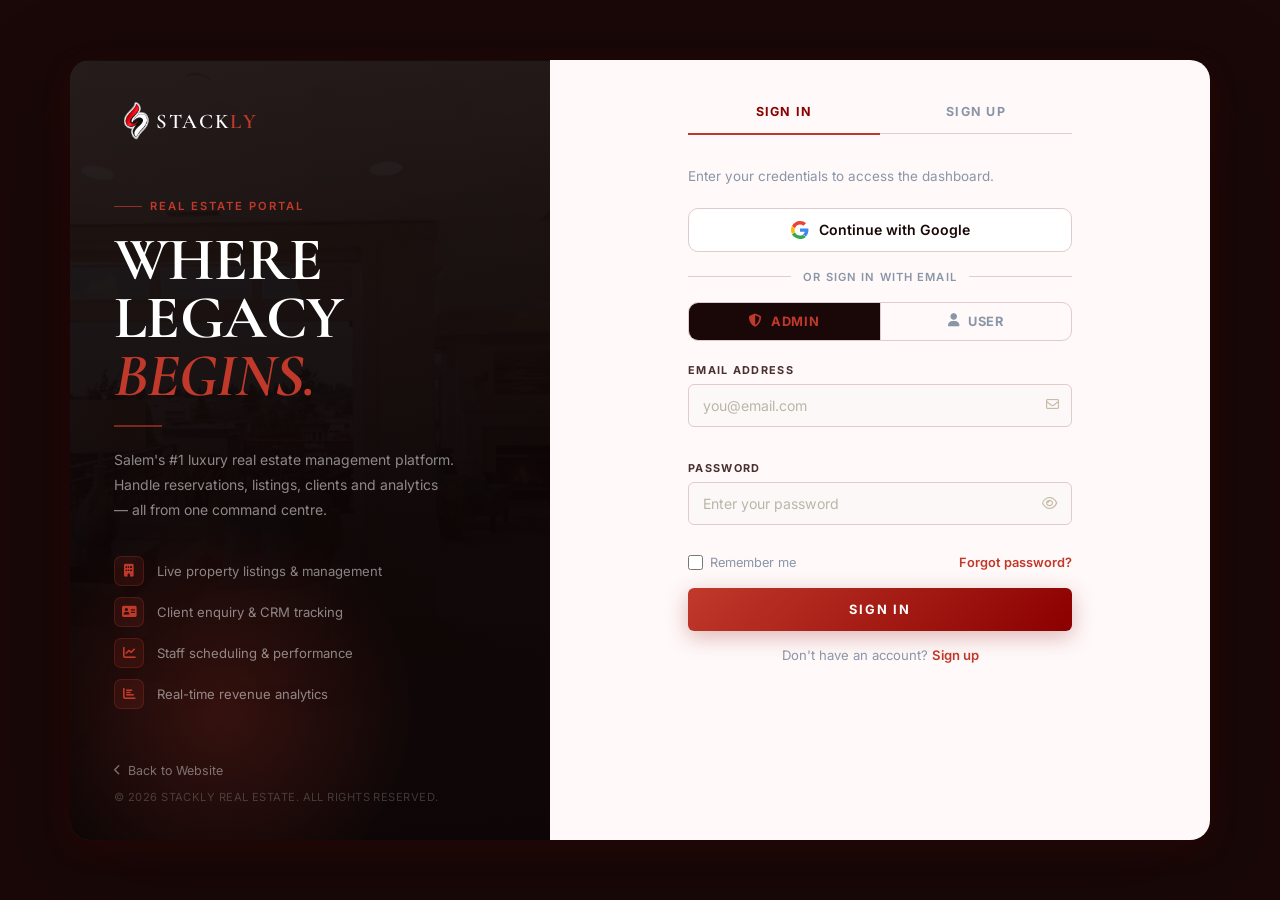
<file: login.html>
<!DOCTYPE html>
<html lang="en">
<head>
<meta charset="UTF-8">
<meta name="viewport" content="width=device-width,initial-scale=1.0">
<title>Sign In — Stackly PMS</title>
<link href="https://fonts.googleapis.com/css2?family=Cormorant+Garamond:ital,wght@0,400;0,600;0,700;1,400;1,600&family=Inter:wght@300;400;500;600;700&display=swap" rel="stylesheet">
<link rel="stylesheet" href="https://cdnjs.cloudflare.com/ajax/libs/font-awesome/6.5.0/css/all.min.css">
<style>
*{box-sizing:border-box;margin:0;padding:0;}

:root{
  --navy:#1a0a0a;
  --navy-dark:#0d0505;
  --navy-light:#2a0d0d;
  --gold:#c0392b;
  --gold-light:#e05545;
  --gold-dim:#8b0000;
  --cream:#f5f0f0;
  --cream-dark:#ede0e0;
  --cream-mid:#e8d5d5;
  --white:#ffffff;
  --text-dark:#1a0808;
  --text-mid:#4a3030;
  --text-muted:#8a96a8;
  --border:#e0cccc;
  --input-bg:#fdf8f8;
  --font-head:'Cormorant Garamond',serif;
  --font-body:'Inter',sans-serif;
  --r-sm:6px;
  --r-md:10px;
  --r-lg:16px;
}

html,body{height:100%;width:100%;overflow:hidden;}

body{
  font-family:var(--font-body);
  background:#1a0808;
  display:flex;
  align-items:center;
  justify-content:center;
  min-height:100vh;
}

.shell{
  display:grid;
  grid-template-columns:480px 1fr;
  width:min(1140px,96vw);
  height:min(780px,94vh);
  border-radius:20px;
  overflow:hidden;
  box-shadow:0 32px 100px rgba(13,5,5,0.35),0 8px 30px rgba(139,0,0,0.15);
}

.hero{
  position:relative;
  background:var(--navy-dark);
  display:flex;
  flex-direction:column;
  justify-content:space-between;
  padding:40px 44px 36px;
  overflow:hidden;
}
.hero-img{
  position:absolute;inset:0;
  background:url('./assets/premium\ property.webp') center/cover no-repeat;
  opacity:0.28;
}
.hero-glow{position:absolute;bottom:-80px;left:-60px;width:420px;height:420px;border-radius:50%;background:radial-gradient(circle,rgba(192,57,43,0.22) 0%,transparent 65%);pointer-events:none;z-index:1;}
.hero-overlay{
  position:absolute;inset:0;
  background:linear-gradient(175deg,rgba(13,5,5,0.55) 0%,rgba(13,5,5,0.92) 60%,rgba(13,5,5,0.98) 100%);
}
.hero-top{position:relative;z-index:2;}
.logo{display:flex;align-items:center;gap:0px;text-decoration:none;}
.logo-mark{width:42px;height:42px;border-radius:10px;display:flex;align-items:center;justify-content:center;font-family:var(--font-head);font-size:1.4rem;font-weight:700;color:var(--navy-dark);flex-shrink:0;overflow:hidden;}
.logo-mark img{width:100%;height:100%;object-fit:cover;display:block;}
.logo-text{font-family:var(--font-head);font-size:1.3rem;font-weight:600;color:#fff;letter-spacing:0.08em;}
.logo-text em{color:var(--gold);font-style:normal;}
.hero-mid{position:relative;z-index:2;}
.hero-eyebrow{display:inline-flex;align-items:center;gap:8px;font-size:0.7rem;font-weight:600;letter-spacing:0.18em;color:var(--gold);text-transform:uppercase;margin-bottom:18px;}
.hero-eyebrow::before{content:'';display:block;width:28px;height:1.5px;background:var(--gold);opacity:0.7;}
.hero-tag{font-family:var(--font-head);font-size:clamp(2.6rem,5.5vw,3.8rem);font-weight:700;line-height:0.95;color:#fff;margin-bottom:6px;letter-spacing:-0.01em;}
.hero-tag em{color:var(--gold);font-style:italic;display:block;}
.hero-rule{width:48px;height:2px;background:var(--gold);opacity:0.6;margin:20px 0;}
.hero-desc{font-size:0.875rem;color:rgba(255,255,255,0.52);line-height:1.8;max-width:340px;margin-bottom:34px;}
.hero-feats{display:flex;flex-direction:column;gap:11px;}
.hero-feat{display:flex;align-items:center;gap:13px;}
.feat-dot{width:30px;height:30px;flex-shrink:0;background:rgba(192,57,43,0.12);border:1px solid rgba(192,57,43,0.25);border-radius:7px;display:flex;align-items:center;justify-content:center;color:var(--gold);font-size:0.8rem;}
.hero-feat span{font-size:0.82rem;color:rgba(255,255,255,0.5);}
.hero-foot{position:relative;z-index:2;}
.back-site{display:inline-flex;align-items:center;gap:7px;font-size:0.78rem;color:rgba(255,255,255,0.42);text-decoration:none;margin-bottom:12px;transition:color 0.22s;}
.back-site:hover{color:var(--gold);}
.back-site i{font-size:0.68rem;}
.hero-copy{font-size:0.7rem;color:rgba(255,255,255,0.2);letter-spacing:0.04em;}

.panel{
  background:#fff9f9;
  display:flex;
  flex-direction:column;
  overflow-y:auto;
  overflow-x:hidden;
  scrollbar-width:thin;
  scrollbar-color:var(--gold-dim) var(--cream);
}
.panel::-webkit-scrollbar{width:4px;}
.panel::-webkit-scrollbar-track{background:#1a0808;}
.panel::-webkit-scrollbar-thumb{background:var(--gold-dim);border-radius:3px;}

.panel-inner{
  width:100%;max-width:480px;
  margin:0 auto;
  padding:44px 48px 40px;
  flex:1;
  display:flex;
  flex-direction:column;
}

.tabs{display:flex;border-bottom:1.5px solid var(--border);margin-bottom:32px;gap:0;}
.tab{flex:1;padding:0 0 14px;border:none;background:transparent;font-family:var(--font-body);font-size:0.78rem;font-weight:700;letter-spacing:0.1em;text-transform:uppercase;color:var(--text-muted);cursor:pointer;position:relative;transition:color 0.25s;}
.tab::after{content:'';position:absolute;bottom:-1.5px;left:0;right:0;height:2px;background:var(--gold);transform:scaleX(0);transition:transform 0.28s cubic-bezier(.4,0,.2,1);}
.tab.active{color:var(--gold-dim);}
.tab.active::after{transform:scaleX(1);}

.fpanel{display:none;}
.fpanel.active{display:flex;flex-direction:column;flex:1;}

.form-h{font-family:var(--font-head);font-size:clamp(1.8rem,3vw,2.4rem);font-weight:700;color:#1a0808;margin-bottom:5px;line-height:1.1;}
.form-h em{color:var(--gold);font-style:italic;}
.form-sub{font-size:0.84rem;color:var(--text-muted);margin-bottom:24px;line-height:1.6;}

.google-btn{width:100%;padding:12px;background:#ffffff;border:1.5px solid var(--border);border-radius:var(--r-md);display:flex;align-items:center;justify-content:center;gap:10px;font-family:var(--font-body);font-size:0.88rem;font-weight:600;color:var(--text-dark);cursor:pointer;transition:border-color 0.22s,background 0.22s,box-shadow 0.22s;text-decoration:none;}
.google-btn:hover{border-color:var(--gold);background:var(--cream-dark);box-shadow:0 4px 14px rgba(192,57,43,0.12);}

.divider{display:flex;align-items:center;gap:12px;margin:18px 0;font-size:0.7rem;font-weight:600;letter-spacing:0.1em;text-transform:uppercase;color:var(--text-muted);}
.divider::before,.divider::after{content:'';flex:1;height:1px;background:var(--border);}

.role-toggle{display:grid;grid-template-columns:1fr 1fr;gap:0;border:1.5px solid var(--border);border-radius:var(--r-md);overflow:hidden;margin-bottom:22px;}
.role-btn{padding:11px 8px;border:none;background:transparent;font-family:var(--font-body);font-size:0.8rem;font-weight:700;letter-spacing:0.07em;text-transform:uppercase;color:var(--text-muted);cursor:pointer;display:flex;align-items:center;justify-content:center;gap:8px;transition:background 0.22s,color 0.22s;position:relative;}
.role-btn + .role-btn{border-left:1.5px solid var(--border);}
.role-btn.active{background:#1a0808;color:var(--gold);}
.role-btn i{font-size:0.82rem;}

.fg{margin-bottom:16px;}
.fl{display:block;font-size:0.68rem;font-weight:700;letter-spacing:0.12em;text-transform:uppercase;color:var(--text-mid);margin-bottom:7px;}
.fi{width:100%;padding:12px 14px;background:var(--input-bg);border:1.5px solid var(--border);border-radius:var(--r-sm);font-family:var(--font-body);font-size:0.88rem;color:var(--text-dark);transition:border-color 0.22s,box-shadow 0.22s,background 0.22s;outline:none;}
.fi::placeholder{color:#bbb5a8;}
.fi:focus{border-color:var(--gold);background:#fff;box-shadow:0 0 0 3px rgba(192,57,43,0.12);}
.fi.valid{border-color:#5cb85c;}
.fi.invalid{border-color:#e74c3c;}
.fi-wrap{position:relative;}
.fi-wrap .fi{padding-right:42px;}
.fi-icon{position:absolute;right:13px;top:50%;transform:translateY(-50%);color:#c5bba8;font-size:0.82rem;pointer-events:none;}
.fi-btn{position:absolute;right:12px;top:50%;transform:translateY(-50%);background:none;border:none;color:#c5bba8;cursor:pointer;font-size:0.85rem;transition:color 0.22s;padding:3px;}
.fi-btn:hover{color:var(--gold);}
.ferr{display:block;font-size:0.71rem;color:#e74c3c;margin-top:4px;min-height:14px;}
.two-col{display:grid;grid-template-columns:1fr 1fr;gap:14px;}

.pwd-bars{display:flex;gap:3px;margin-top:6px;}
.pwd-bar{flex:1;height:2.5px;border-radius:2px;background:var(--cream-mid);transition:background 0.28s;}
.pwd-bar.s-weak{background:#e74c3c;}
.pwd-bar.s-fair{background:#f39c12;}
.pwd-bar.s-good{background:#27ae60;}
.pwd-slabel{font-size:0.68rem;color:var(--text-muted);margin-top:4px;}

.row-split{display:flex;align-items:center;justify-content:space-between;margin:-4px 0 18px;}
.chk-label{display:flex;align-items:center;gap:7px;font-size:0.8rem;color:var(--text-muted);cursor:pointer;}
.chk-label input[type=checkbox]{width:15px;height:15px;accent-color:var(--gold);cursor:pointer;border-radius:3px;}
.link-gold{font-size:0.8rem;font-weight:600;color:var(--gold);text-decoration:none;transition:color 0.22s;}
.link-gold:hover{color:var(--gold-dim);}

.terms-row{display:flex;align-items:flex-start;gap:8px;margin:-4px 0 18px;font-size:0.8rem;color:var(--text-muted);}
.terms-row input[type=checkbox]{width:15px;height:15px;margin-top:1px;accent-color:var(--gold);cursor:pointer;flex-shrink:0;}
.terms-row a{color:var(--gold);text-decoration:none;font-weight:600;}
.terms-row a:hover{color:var(--gold-dim);}

.sub-btn{width:100%;padding:14px;background:linear-gradient(135deg,var(--gold),var(--gold-dim));border:none;border-radius:var(--r-sm);font-family:var(--font-body);font-size:0.8rem;font-weight:700;letter-spacing:0.14em;text-transform:uppercase;color:#fff;cursor:pointer;transition:background 0.22s,box-shadow 0.22s,transform 0.18s;box-shadow:0 6px 22px rgba(139,0,0,0.28);}
.sub-btn:hover{background:var(--gold-dim);transform:translateY(-1px);box-shadow:0 10px 28px rgba(139,0,0,0.35);}
.sub-btn:active{transform:none;}

.switch-note{text-align:center;font-size:0.82rem;color:var(--text-muted);margin-top:16px;}
.switch-note a{color:var(--gold);font-weight:600;text-decoration:none;}
.switch-note a:hover{color:var(--gold-dim);}

.mobile-back{
  display:none;
  align-items:center;
  justify-content:center;
  gap:7px;
  font-size:0.82rem;
  font-weight:600;
  color:var(--gold);
  text-decoration:none;
  margin-top:28px;
  padding-top:20px;
  border-top:1px solid var(--border);
  width:100%;
}
.mobile-back:hover{color:var(--gold-dim);}

.toast{position:fixed;bottom:26px;right:26px;z-index:9999;background:#1a0808;border-left:3px solid var(--gold);border-radius:var(--r-md);padding:14px 18px;display:flex;align-items:center;gap:11px;font-size:0.84rem;color:#fff;box-shadow:0 16px 50px rgba(13,5,5,0.4);opacity:0;transform:translateY(10px);transition:opacity 0.28s,transform 0.28s;max-width:300px;}
.toast.show{opacity:1;transform:translateY(0);}
.toast i{color:var(--gold);}

@media(max-width:960px){
  .shell{
    grid-template-columns:1fr;
    height:auto;
    min-height:100vh;
    border-radius:0;
    width:100%;
    max-width:100%;
  }
  .hero{display:none;}
  .panel{width:100%;overflow-y:visible;}
  .panel-inner{
    padding:40px 32px 36px;
    max-width:520px;
    margin:0 auto;
  }
  html,body{
    overflow:auto;
    height:auto;
    min-height:100vh;
    align-items:flex-start;
  }
  body{background:#fff9f9;}
  .mobile-back{display:flex;}
}

@media(max-width:600px){
  .panel-inner{padding:32px 20px 32px;}
  .two-col{grid-template-columns:1fr;}
}

@media(max-width:480px){
  .panel-inner{padding:24px 16px 28px;}
  .two-col{grid-template-columns:1fr;}
}
</style>
</head>
<body>

<div class="shell">

  <!-- ══ LEFT HERO ══ -->
  <div class="hero">
    <div class="hero-img"></div>
    <div class="hero-overlay"></div>
    <div class="hero-glow"></div>

    <div class="hero-top">
      <a href="index.html" class="logo">
        <div class="logo-mark"><img src="./assets/stackly logo.webp" alt=""></div>
        <div class="logo-text">STACK<em>LY</em></div>
      </a>
    </div>

    <div class="hero-mid">
      <div class="hero-eyebrow">Real Estate Portal</div>
      <div class="hero-tag">WHERE<br>LEGACY<br><em>BEGINS.</em></div>
      <div class="hero-rule"></div>
      <p class="hero-desc">Salem's #1 luxury real estate management platform. Handle reservations, listings, clients and analytics — all from one command centre.</p>
      <div class="hero-feats">
        <div class="hero-feat"><div class="feat-dot"><i class="fa-solid fa-building"></i></div><span>Live property listings & management</span></div>
        <div class="hero-feat"><div class="feat-dot"><i class="fa-solid fa-address-card"></i></div><span>Client enquiry & CRM tracking</span></div>
        <div class="hero-feat"><div class="feat-dot"><i class="fa-solid fa-chart-line"></i></div><span>Staff scheduling & performance</span></div>
        <div class="hero-feat"><div class="feat-dot"><i class="fa-solid fa-chart-bar"></i></div><span>Real-time revenue analytics</span></div>
      </div>
    </div>

    <div class="hero-foot">
      <a href="index.html" class="back-site"><i class="fa-solid fa-chevron-left"></i> Back to Website</a>
      <div class="hero-copy">© 2026 STACKLY REAL ESTATE. ALL RIGHTS RESERVED.</div>
    </div>
  </div>

  <!-- ══ RIGHT PANEL ══ -->
  <div class="panel">
    <div class="panel-inner">

      <div class="tabs">
        <button class="tab active" onclick="switchTab('signin')">Sign In</button>
        <button class="tab" onclick="switchTab('signup')">Sign Up</button>
      </div>

      <!-- ═ SIGN IN ═ -->
      <div class="fpanel active" id="fp-signin">
        <p class="form-sub" style="margin-bottom:20px;">Enter your credentials to access the dashboard.</p>

        <a href="./404page.html" class="google-btn" onclick="pmsNav(event)">
          <svg width="18" height="18" viewBox="0 0 48 48"><path fill="#EA4335" d="M24 9.5c3.5 0 6.6 1.2 9.1 3.2l6.8-6.8C35.8 2.3 30.3 0 24 0 14.7 0 6.8 5.4 2.7 13.3l7.9 6.1C12.5 13.1 17.8 9.5 24 9.5z"/><path fill="#4285F4" d="M46.5 24.5c0-1.6-.1-3.1-.4-4.5H24v8.5h12.7c-.6 3-2.3 5.5-4.8 7.2l7.5 5.8C43.7 37.3 46.5 31.4 46.5 24.5z"/><path fill="#FBBC05" d="M10.6 28.6A14.6 14.6 0 0 1 9.5 24c0-1.6.3-3.2.8-4.6l-7.9-6.1A24 24 0 0 0 0 24c0 3.9.9 7.5 2.5 10.8l8.1-6.2z"/><path fill="#34A853" d="M24 48c6.3 0 11.6-2.1 15.5-5.6l-7.5-5.8c-2.1 1.4-4.8 2.3-8 2.3-6.2 0-11.5-3.6-13.4-8.9l-8.1 6.2C6.7 42.6 14.7 48 24 48z"/></svg>
          Continue with Google
        </a>

        <div class="divider">or sign in with email</div>

        <div class="role-toggle">
          <button class="role-btn active" id="rb-admin" onclick="setRole('admin')">
            <i class="fa-solid fa-shield-halved"></i> Admin
          </button>
          <button class="role-btn" id="rb-user" onclick="setRole('user')">
            <i class="fa-solid fa-user"></i> User
          </button>
        </div>

        <form id="signinForm" novalidate>
          <div class="fg">
            <label class="fl">Email Address</label>
            <div class="fi-wrap">
              <input type="email" id="si-email" class="fi" placeholder="you@email.com" onblur="fv(this,'email')">
              <i class="fa-regular fa-envelope fi-icon"></i>
            </div>
            <span class="ferr" id="e-si-email"></span>
          </div>

          <div class="fg">
            <label class="fl">Password</label>
            <div class="fi-wrap">
              <input type="password" id="si-pwd" class="fi" placeholder="Enter your password" onblur="fv(this,'pwd')">
              <button type="button" class="fi-btn" onclick="togglePwd('si-pwd',this)"><i class="fa-regular fa-eye"></i></button>
            </div>
            <span class="ferr" id="e-si-pwd"></span>
          </div>

          <div class="row-split">
            <label class="chk-label"><input type="checkbox" id="rememberMe"> Remember me</label>
            <a href="./404page.html" class="link-gold" onclick="pmsNav(event)">Forgot password?</a>
          </div>

          <button type="submit" class="sub-btn">Sign In</button>
        </form>

        <div class="switch-note">Don't have an account? <a href="#" onclick="switchTab('signup');return false;">Sign up</a></div>
      </div>

      <!-- ═ SIGN UP ═ -->
      <div class="fpanel" id="fp-signup">
        <p class="form-sub" style="margin-bottom:20px;">Create your Stackly account and start managing.</p>

        <a href="./404page.html" class="google-btn" onclick="pmsNav(event)">
          <svg width="18" height="18" viewBox="0 0 48 48"><path fill="#EA4335" d="M24 9.5c3.5 0 6.6 1.2 9.1 3.2l6.8-6.8C35.8 2.3 30.3 0 24 0 14.7 0 6.8 5.4 2.7 13.3l7.9 6.1C12.5 13.1 17.8 9.5 24 9.5z"/><path fill="#4285F4" d="M46.5 24.5c0-1.6-.1-3.1-.4-4.5H24v8.5h12.7c-.6 3-2.3 5.5-4.8 7.2l7.5 5.8C43.7 37.3 46.5 31.4 46.5 24.5z"/><path fill="#FBBC05" d="M10.6 28.6A14.6 14.6 0 0 1 9.5 24c0-1.6.3-3.2.8-4.6l-7.9-6.1A24 24 0 0 0 0 24c0 3.9.9 7.5 2.5 10.8l8.1-6.2z"/><path fill="#34A853" d="M24 48c6.3 0 11.6-2.1 15.5-5.6l-7.5-5.8c-2.1 1.4-4.8 2.3-8 2.3-6.2 0-11.5-3.6-13.4-8.9l-8.1 6.2C6.7 42.6 14.7 48 24 48z"/></svg>
          Continue with Google
        </a>

        <div class="divider">or sign up with email</div>

        <form id="signupForm" novalidate>
          <div class="two-col">
            <div class="fg">
              <label class="fl">First Name</label>
              <input type="text" id="su-first" class="fi" placeholder="First name"
                oninput="this.value=this.value.replace(/[^a-zA-Z\s]/g,'')" onblur="fv(this,'name')">
              <span class="ferr" id="e-su-first"></span>
            </div>
            <div class="fg">
              <label class="fl">Last Name</label>
              <input type="text" id="su-last" class="fi" placeholder="Last name"
                oninput="this.value=this.value.replace(/[^a-zA-Z\s]/g,'')" onblur="fv(this,'name')">
              <span class="ferr" id="e-su-last"></span>
            </div>
          </div>

          <div class="fg">
            <label class="fl">Email Address</label>
            <div class="fi-wrap">
              <input type="email" id="su-email" class="fi" placeholder="your@email.com" onblur="fv(this,'email')">
              <i class="fa-regular fa-envelope fi-icon"></i>
            </div>
            <span class="ferr" id="e-su-email"></span>
          </div>

          <div class="fg">
            <label class="fl">Phone Number</label>
            <div class="fi-wrap">
              <input type="tel" id="su-phone" class="fi" placeholder="+91 98400 00000" maxlength="13"
                oninput="this.value=this.value.replace(/[^0-9+\s]/g,'')" onblur="fv(this,'phone')">
              <i class="fa-solid fa-phone fi-icon"></i>
            </div>
            <span class="ferr" id="e-su-phone"></span>
          </div>

          <div class="fg">
            <label class="fl">Password</label>
            <div class="fi-wrap">
              <input type="password" id="su-pwd" class="fi" placeholder="Create a strong password"
                oninput="pwdStrength(this.value)" onblur="fv(this,'pwd')">
              <button type="button" class="fi-btn" onclick="togglePwd('su-pwd',this)"><i class="fa-regular fa-eye"></i></button>
            </div>
            <div class="pwd-bars">
              <div class="pwd-bar" id="pb1"></div>
              <div class="pwd-bar" id="pb2"></div>
              <div class="pwd-bar" id="pb3"></div>
              <div class="pwd-bar" id="pb4"></div>
            </div>
            <div class="pwd-slabel" id="pslabel"></div>
            <span class="ferr" id="e-su-pwd"></span>
          </div>

          <div class="fg">
            <label class="fl">Confirm Password</label>
            <div class="fi-wrap">
              <input type="password" id="su-cpwd" class="fi" placeholder="Re-enter your password" onblur="fv(this,'cpwd')">
              <i class="fa-solid fa-lock fi-icon"></i>
            </div>
            <span class="ferr" id="e-su-cpwd"></span>
          </div>

          <div class="terms-row">
            <input type="checkbox" id="termsChk">
            <label for="termsChk">I agree to the
              <a href="./404page.html" onclick="pmsNav(event)">Terms of Service</a> and
              <a href="./404page.html" onclick="pmsNav(event)">Privacy Policy</a>
            </label>
          </div>

          <button type="submit" class="sub-btn">Create Account</button>
        </form>

        <div class="switch-note">Already have an account? <a href="#" onclick="switchTab('signin');return false;">Sign in</a></div>
      </div>

      <!-- BACK TO WEBSITE — bottom, mobile/tablet only -->
      <a href="index.html" class="mobile-back">
        <i class="fa-solid fa-chevron-left" style="font-size:0.68rem;"></i> Back to Website
      </a>

    </div><!-- /panel-inner -->
  </div><!-- /panel -->

</div><!-- /shell -->

<div class="toast" id="toast"><i class="fa-solid fa-circle-check"></i><span id="toastMsg"></span></div>

<script>
'use strict';
var currentRole = 'admin';

function pmsNav(e){
  if(e&&e.preventDefault)e.preventDefault();
  sessionStorage.setItem('pms_ref','login.html');
  sessionStorage.setItem('pms_back','index.html');
  window.location.href='404page.html';
}

function nameFromEmail(e){
  var l=(e.split('@')[0]||'User').replace(/[._\-+]+/g,' ').trim();
  return l.split(' ').filter(Boolean).map(function(w){return w[0].toUpperCase()+w.slice(1).toLowerCase();}).join(' ')||'User';
}
function initials(n){return n.split(' ').map(function(x){return x[0];}).join('').toUpperCase().slice(0,2);}
function store(name,email,role){
  try{
    localStorage.setItem('sl_user',name);
    localStorage.setItem('sl_email',email);
    localStorage.setItem('sl_role',role);
    localStorage.setItem('sl_initials',initials(name));
  }catch(err){}
}
function toast(msg){
  var t=document.getElementById('toast');
  document.getElementById('toastMsg').textContent=msg;
  t.classList.add('show');
  setTimeout(function(){t.classList.remove('show');},3000);
}

function switchTab(t){
  document.querySelectorAll('.tab').forEach(function(b,i){
    b.classList.toggle('active',i===(t==='signin'?0:1));
  });
  document.getElementById('fp-signin').classList.toggle('active',t==='signin');
  document.getElementById('fp-signup').classList.toggle('active',t==='signup');
}

function setRole(r){
  currentRole=r;
  document.getElementById('rb-admin').classList.toggle('active',r==='admin');
  document.getElementById('rb-user').classList.toggle('active',r==='user');
}

function togglePwd(id,btn){
  var i=document.getElementById(id),s=i.type==='password';
  i.type=s?'text':'password';
  btn.innerHTML=s?'<i class="fa-regular fa-eye-slash"></i>':'<i class="fa-regular fa-eye"></i>';
}

function pwdStrength(v){
  var s=0;
  if(v.length>=8)s++;
  if(/[A-Z]/.test(v))s++;
  if(/[0-9]/.test(v))s++;
  if(/[^A-Za-z0-9]/.test(v))s++;
  var cls=['','s-weak','s-fair','s-good','s-good'];
  var lbl=['','Weak','Fair','Strong','Very Strong'];
  ['pb1','pb2','pb3','pb4'].forEach(function(id,i){
    var el=document.getElementById(id);
    el.className='pwd-bar';
    if(i<s)el.classList.add(cls[s]);
  });
  document.getElementById('pslabel').textContent=v.length?lbl[s]:'';
}

function fv(el,type){
  var v=el.value.trim(),msg='';
  var err=document.getElementById('e-'+el.id);
  if(type==='name'){if(!v)msg='Required.';else if(v.length<2)msg='At least 2 characters.';}
  else if(type==='email'){if(!v)msg='Email required.';else if(!/^[^\s@]+@[^\s@]+\.[^\s@]+$/.test(v))msg='Invalid email address.';}
  else if(type==='phone'){if(!v)msg='Phone required.';else if(!/^[+]?[0-9\s]{10,13}$/.test(v))msg='Enter a valid number.';}
  else if(type==='pwd'){if(!v)msg='Password required.';else if(v.length<8)msg='Minimum 8 characters.';}
  else if(type==='cpwd'){var p=document.getElementById('su-pwd').value;if(!v)msg='Please confirm.';else if(v!==p)msg='Passwords do not match.';}
  if(err)err.textContent=msg;
  el.classList.toggle('invalid',!!msg);
  el.classList.toggle('valid',!msg&&!!v);
  return !msg;
}

/* ── sign in ── */
document.getElementById('signinForm').addEventListener('submit',function(e){
  e.preventDefault();
  var emailEl=document.getElementById('si-email');
  var ok=[fv(emailEl,'email'),fv(document.getElementById('si-pwd'),'pwd')].every(Boolean);
  if(ok){
    var email=emailEl.value.trim(),name=nameFromEmail(email);
    store(name,email,currentRole);
    var dest=currentRole==='admin'?'dashboard_admin.html':'dashboard_user.html';
    toast('Welcome back, '+name.split(' ')[0]+'!');
    setTimeout(function(){window.location.href=dest;},950);
  }
});

/* ── sign up ── */
document.getElementById('signupForm').addEventListener('submit',function(e){
  e.preventDefault();
  if(!document.getElementById('termsChk').checked){
    toast('Please agree to the Terms of Service.');return;
  }
  var fields=[
    {id:'su-first',t:'name'},{id:'su-last',t:'name'},
    {id:'su-email',t:'email'},{id:'su-phone',t:'phone'},
    {id:'su-pwd',t:'pwd'},{id:'su-cpwd',t:'cpwd'}
  ];
  var ok=fields.map(function(f){return fv(document.getElementById(f.id),f.t);}).every(Boolean);
  if(ok){
    var first=document.getElementById('su-first').value.trim();
    var last=document.getElementById('su-last').value.trim();
    var name=(first+' '+last).trim();
    var email=document.getElementById('su-email').value.trim();
    store(name,email,'user');
    /* ── CHANGED: redirect to login.html instead of switching tabs in-place ── */
    toast('Account created! Welcome, '+first+'. Redirecting to sign in\u2026');
    setTimeout(function(){
      window.location.href='login.html';
    },1200);
  }
});
</script>
</body>
</html>
</file>
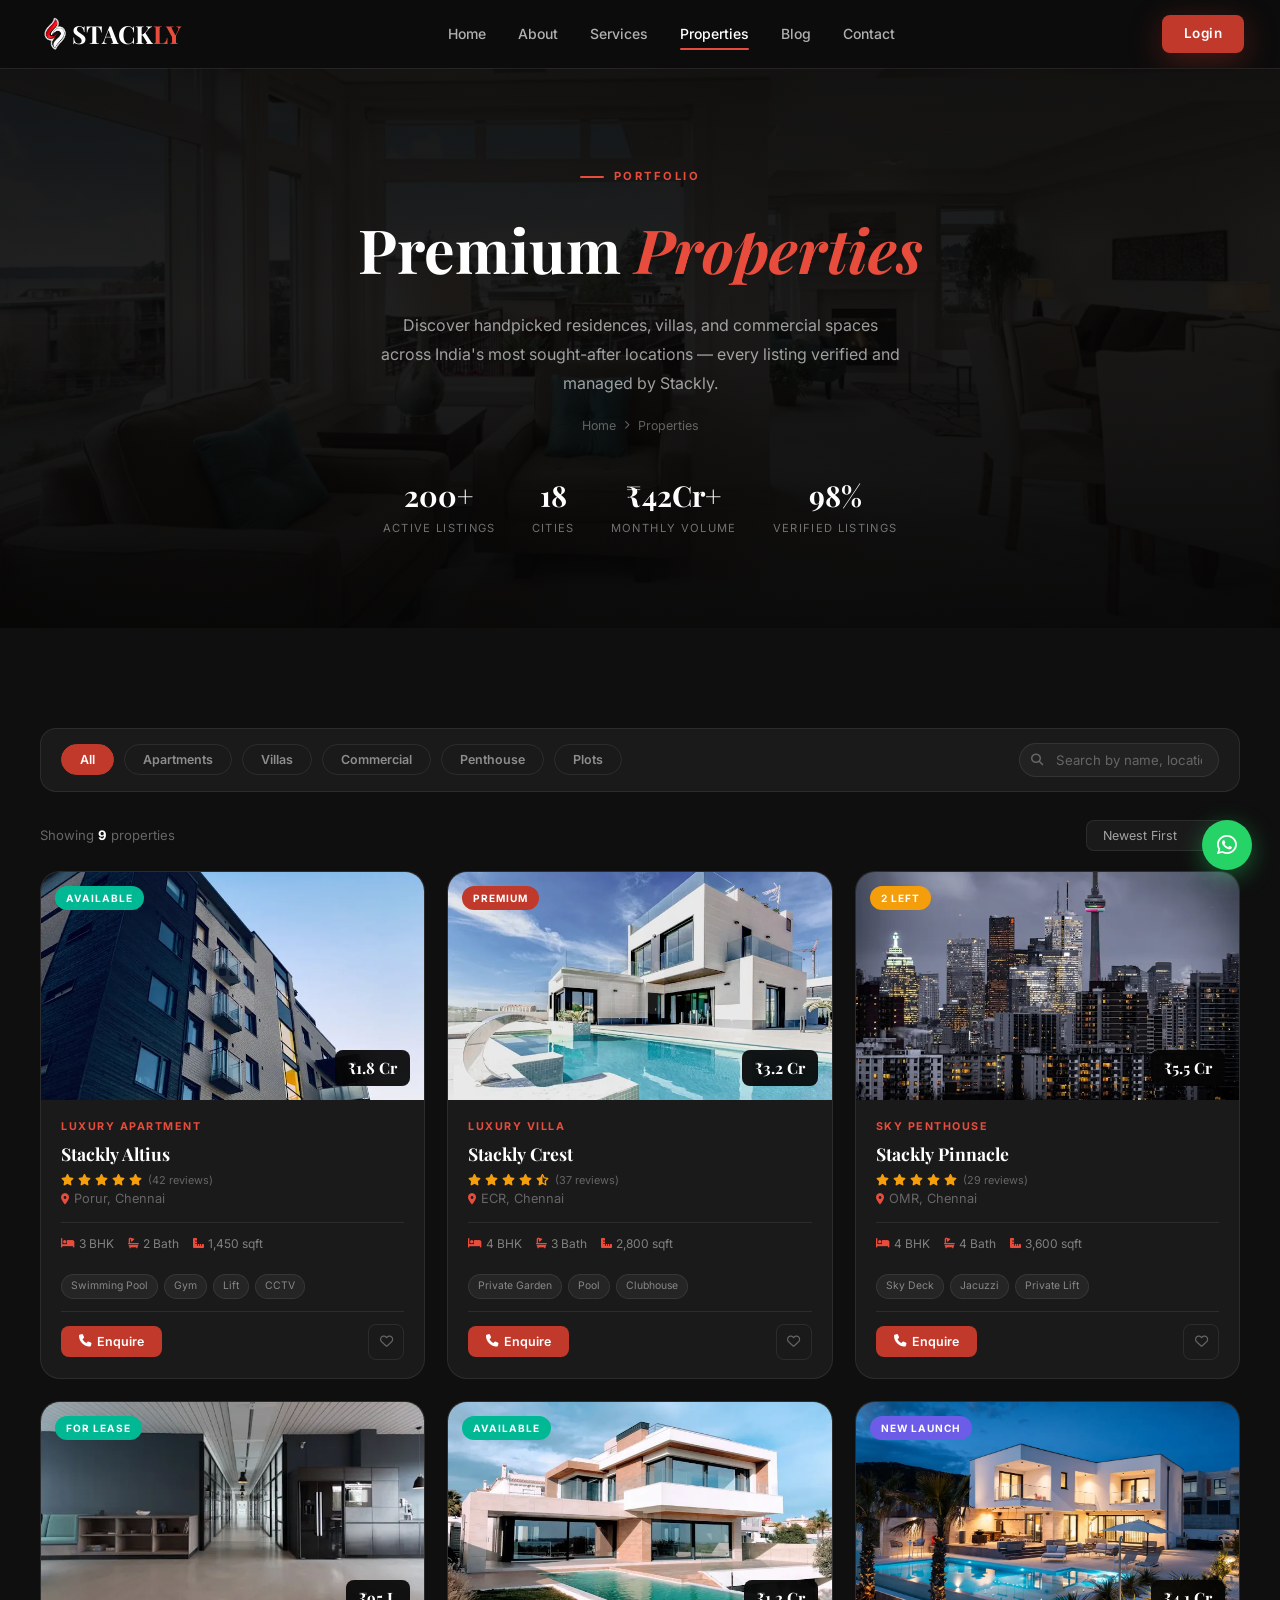
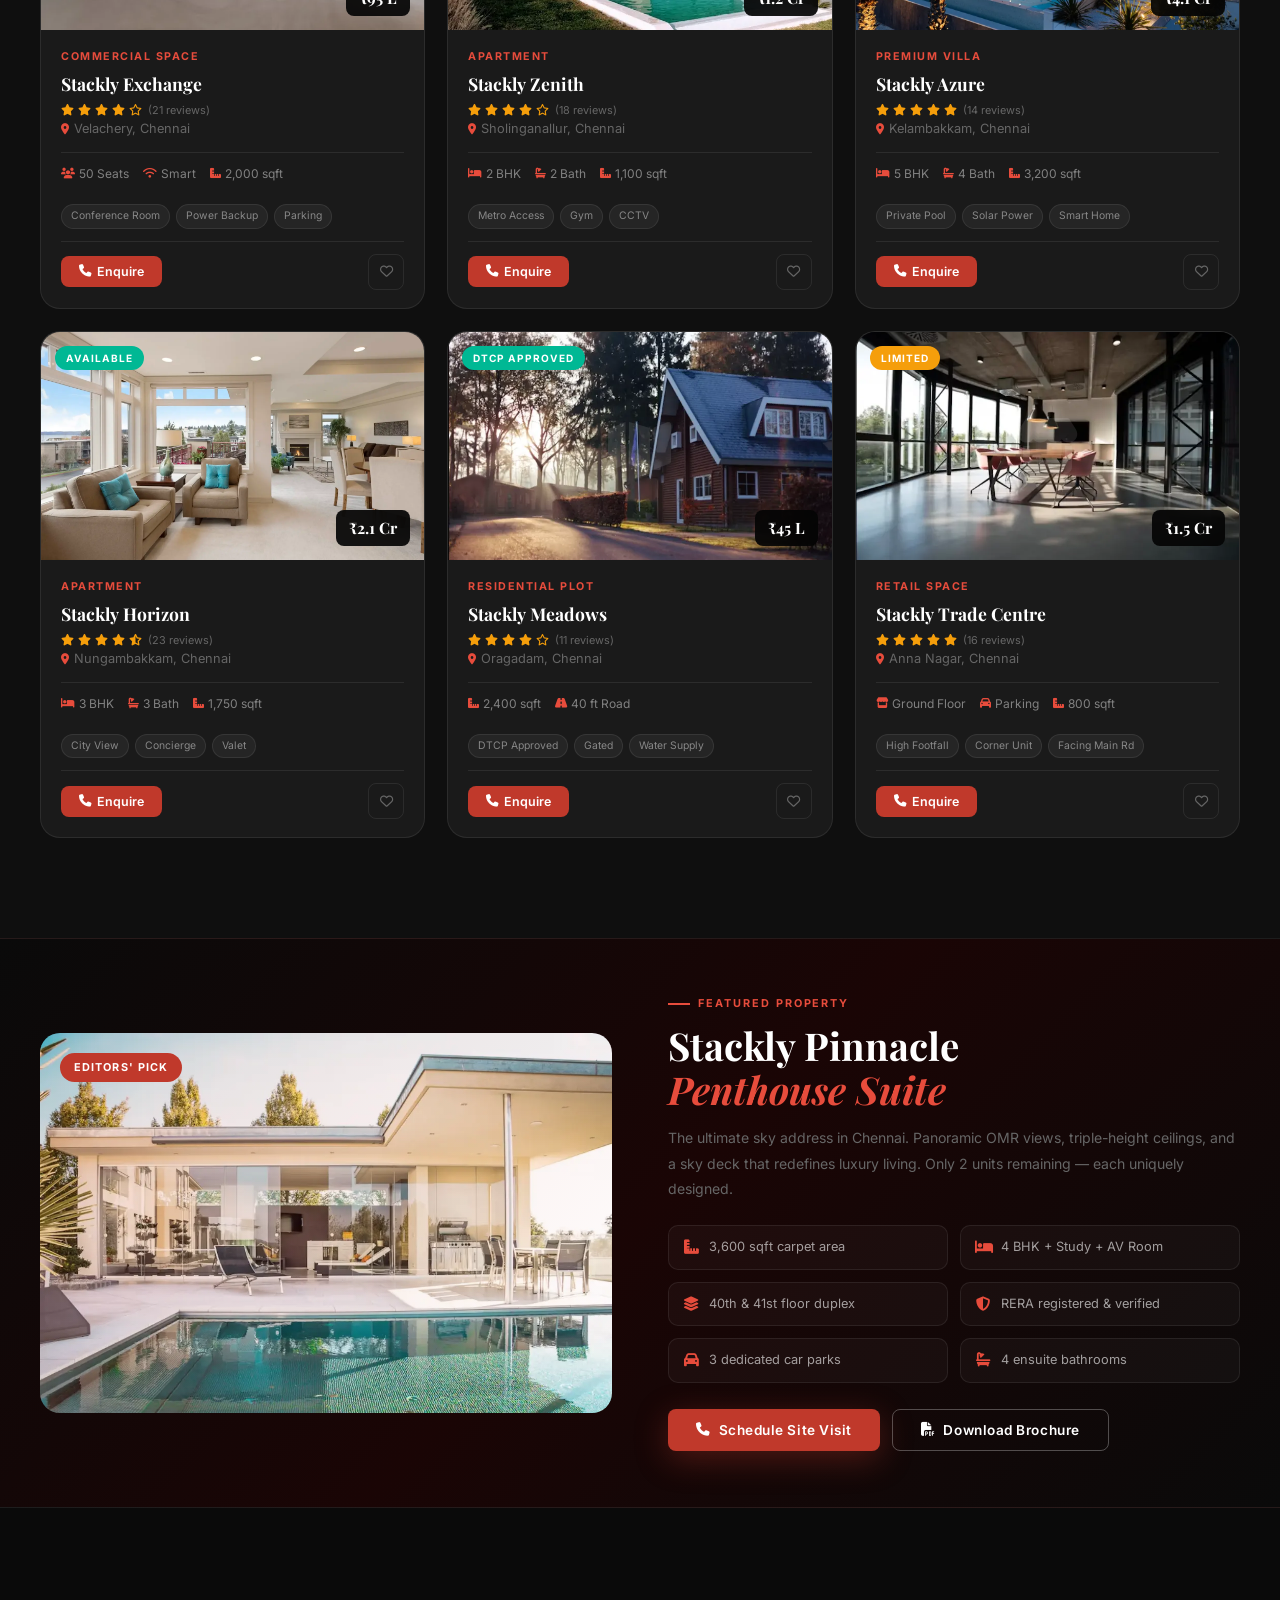
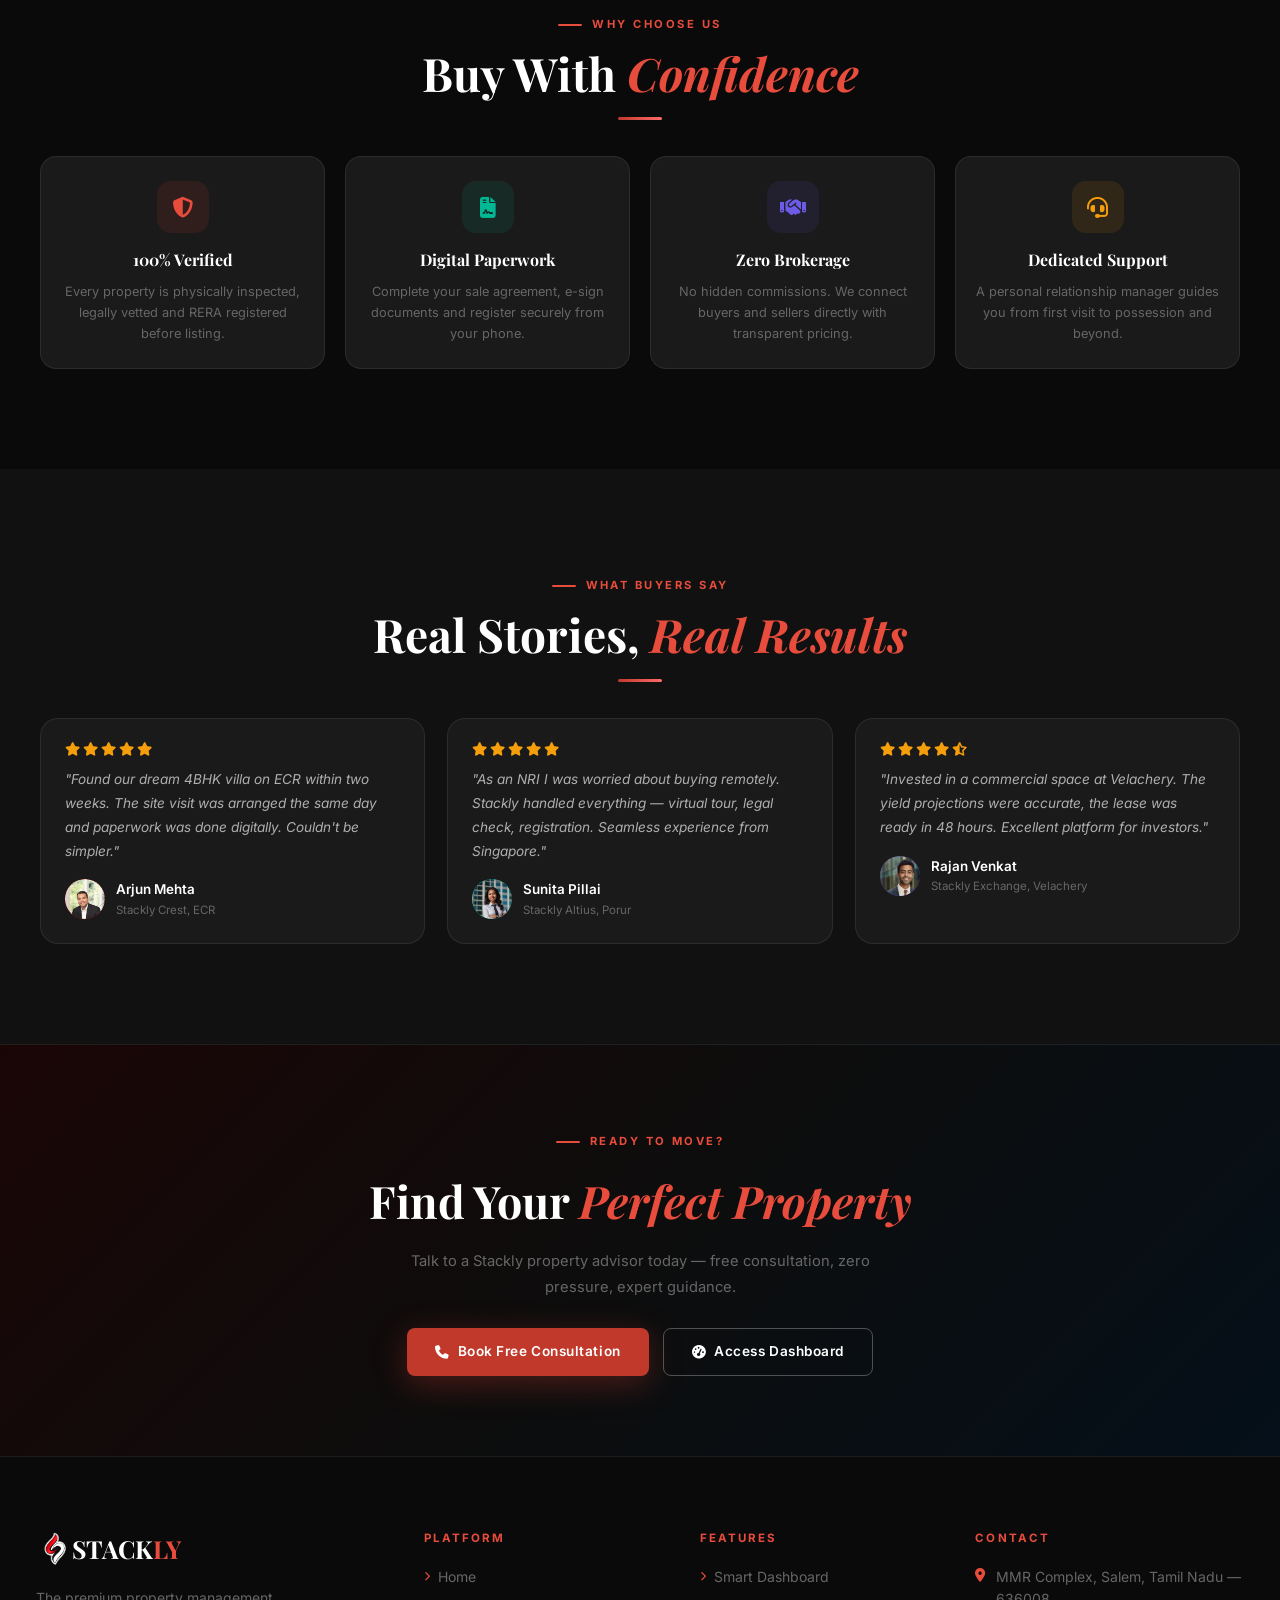
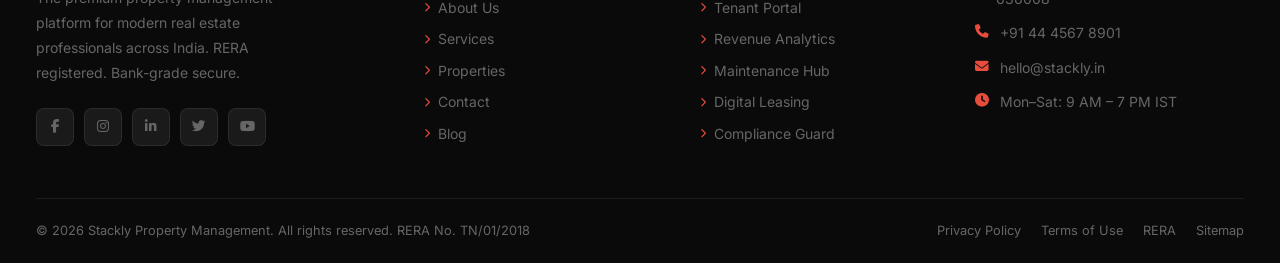
<file: properties.html>
<!DOCTYPE html>
<html lang="en">
<head>
<meta charset="UTF-8"><meta name="viewport" content="width=device-width,initial-scale=1.0">
<title>Properties — Stackly PMS</title>
<link href="https://fonts.googleapis.com/css2?family=Playfair+Display:ital,wght@0,400;0,700;1,400&family=Inter:wght@300;400;500;600;700&display=swap" rel="stylesheet">
<link rel="stylesheet" href="https://cdnjs.cloudflare.com/ajax/libs/font-awesome/6.5.0/css/all.min.css">
<link rel="stylesheet" href="shared.css">
<style>
.pg-hero{background:#050505;padding:160px 0 90px;text-align:center;position:relative;overflow:hidden;}
.pg-hero-img{position:absolute;inset:0;z-index:0;}
.pg-hero-img img{width:100%;height:100%;object-fit:cover;opacity:.25;filter:saturate(0.7);}
.pg-hero-overlay{position:absolute;inset:0;z-index:1;background:linear-gradient(180deg,rgba(5,5,5,.72) 0%,rgba(5,5,5,.55) 50%,rgba(5,5,5,.88) 100%);}
.pg-hero-inner{position:relative;z-index:2;}
.pg-hero h1{font-family:var(--font-head);font-size:clamp(2.4rem,5vw,3.8rem);color:#fff;margin-bottom:14px;}
.pg-hero h1 em{color:var(--clr-accent2);font-style:italic;}
.pg-hero p{color:rgba(255,255,255,.6);font-size:1rem;max-width:520px;margin:0 auto;line-height:1.8;}
.breadcrumb{display:flex;align-items:center;gap:8px;justify-content:center;margin-top:18px;font-size:.78rem;color:rgba(255,255,255,.35);}
.breadcrumb a{color:rgba(255,255,255,.35);transition:color .28s;}.breadcrumb a:hover{color:var(--clr-accent2);}
.hero-stats{display:flex;justify-content:center;gap:36px;flex-wrap:wrap;margin-top:36px;}
.hs-item{text-align:center;}
.hs-val{font-family:var(--font-head);font-size:1.8rem;font-weight:700;color:#fff;}
.hs-lbl{font-size:.7rem;color:rgba(255,255,255,.42);text-transform:uppercase;letter-spacing:.12em;margin-top:2px;}
.filter-bar{display:flex;align-items:center;gap:10px;flex-wrap:wrap;margin-bottom:28px;padding:14px 20px;background:var(--clr-card);border-radius:16px;border:1px solid var(--clr-border);}
.fb{padding:7px 18px;border-radius:50px;border:1.5px solid var(--clr-border);background:transparent;font-size:.78rem;font-weight:600;color:rgba(255,255,255,.5);cursor:pointer;transition:all .28s;}
.fb:hover,.fb.active{background:var(--clr-accent);border-color:var(--clr-accent);color:#fff;}
.srch-wrap{margin-left:auto;position:relative;}
.srch-inp{padding:8px 16px 8px 36px;border:1.5px solid var(--clr-border);border-radius:50px;background:rgba(255,255,255,.04);color:#fff;font-size:.83rem;font-family:var(--font-body);outline:none;transition:all .28s;width:200px;}
.srch-inp::placeholder{color:var(--clr-muted);}
.srch-inp:focus{border-color:var(--clr-accent2);background:rgba(192,57,43,.05);width:240px;}
.srch-i{position:absolute;left:12px;top:50%;transform:translateY(-50%);color:var(--clr-muted);font-size:.76rem;pointer-events:none;}
.results-bar{display:flex;align-items:center;justify-content:space-between;margin-bottom:20px;flex-wrap:wrap;gap:10px;}
.results-bar span{font-size:.82rem;color:var(--clr-muted);}
.results-bar strong{color:#fff;}
.sort-sel{padding:6px 12px;background:var(--clr-card);border:1px solid var(--clr-border);border-radius:8px;color:rgba(255,255,255,.6);font-size:.78rem;font-family:var(--font-body);outline:none;cursor:pointer;}
.prop-grid{display:grid;grid-template-columns:repeat(3,1fr);gap:22px;}
.prop-card{background:var(--clr-card);border-radius:20px;overflow:hidden;border:1px solid var(--clr-border);transition:transform .32s,box-shadow .32s,border-color .32s;}
.prop-card:hover{transform:translateY(-8px);box-shadow:0 24px 60px rgba(0,0,0,.55);border-color:rgba(192,57,43,.25);}
.prop-img{height:228px;position:relative;overflow:hidden;background:#141414;}
.prop-img img{width:100%;height:100%;object-fit:cover;transition:transform .55s;display:block;}
.prop-card:hover .prop-img img{transform:scale(1.07);}
.prop-img-fallback{position:absolute;inset:0;display:flex;align-items:center;justify-content:center;font-size:3.5rem;color:rgba(255,255,255,.1);}
.prop-badge{position:absolute;top:14px;left:14px;font-size:.63rem;font-weight:700;letter-spacing:.1em;text-transform:uppercase;padding:4px 11px;border-radius:50px;}
.pb-av{background:var(--clr-teal);color:#fff;}
.pb-hot{background:var(--clr-accent);color:#fff;}
.pb-ltd{background:#f59e0b;color:#fff;}
.pb-new{background:#6c5ce7;color:#fff;}
.prop-price{position:absolute;bottom:14px;right:14px;background:rgba(5,5,5,.92);color:#fff;font-family:var(--font-head);font-size:.98rem;font-weight:700;padding:5px 13px;border-radius:8px;backdrop-filter:blur(12px);}
.prop-body{padding:18px 20px;}
.prop-type{font-size:.67rem;font-weight:700;letter-spacing:.14em;text-transform:uppercase;color:var(--clr-accent2);margin-bottom:5px;}
.prop-name{font-family:var(--font-head);font-size:1.1rem;font-weight:700;color:#fff;margin-bottom:4px;}
.prop-loc{font-size:.8rem;color:var(--clr-muted);display:flex;align-items:center;gap:5px;margin-bottom:12px;}
.prop-loc i{color:var(--clr-accent2);font-size:.67rem;}
.prop-specs{display:flex;gap:14px;padding:11px 0;border-top:1px solid var(--clr-border);}
.ps{display:flex;align-items:center;gap:4px;font-size:.75rem;color:rgba(255,255,255,.45);}
.ps i{color:var(--clr-accent2);font-size:.68rem;}
.prop-features{display:flex;flex-wrap:wrap;gap:6px;margin-top:10px;margin-bottom:12px;}
.pf-tag{font-size:.65rem;padding:3px 9px;border-radius:50px;background:rgba(255,255,255,.05);border:1px solid var(--clr-border);color:rgba(255,255,255,.45);}
.prop-foot{display:flex;align-items:center;justify-content:space-between;margin-top:12px;padding-top:12px;border-top:1px solid var(--clr-border);}
.enq-btn{padding:8px 18px;background:var(--clr-accent);color:#fff;border:none;border-radius:8px;font-size:.78rem;font-weight:600;cursor:pointer;transition:all .28s;display:flex;align-items:center;gap:6px;}
.enq-btn:hover{background:#8b0000;transform:translateY(-1px);}
.save-btn{width:36px;height:36px;border:1.5px solid var(--clr-border);border-radius:8px;background:transparent;cursor:pointer;display:flex;align-items:center;justify-content:center;color:var(--clr-muted);transition:all .28s;}
.save-btn:hover{border-color:var(--clr-accent2);color:var(--clr-accent2);}
.prop-rating{display:flex;align-items:center;gap:4px;font-size:.72rem;color:#f59e0b;margin-top:4px;}
.prop-rating span{color:var(--clr-muted);font-size:.68rem;margin-left:2px;}
.why-grid{display:grid;grid-template-columns:repeat(4,1fr);gap:20px;margin-top:36px;}
.why-card{background:var(--clr-card);border-radius:16px;padding:24px 20px;border:1px solid var(--clr-border);text-align:center;transition:transform .28s,border-color .28s;}
.why-card:hover{transform:translateY(-4px);border-color:rgba(192,57,43,.25);}
.why-icon{width:52px;height:52px;border-radius:14px;display:flex;align-items:center;justify-content:center;font-size:1.3rem;margin:0 auto 14px;}
.why-card h4{font-family:var(--font-head);font-size:1rem;color:#fff;margin-bottom:8px;}
.why-card p{font-size:.8rem;color:var(--clr-muted);line-height:1.65;}
.featured-band{background:linear-gradient(135deg,#0a0a0a 0%,#1a0505 50%,#0a0a0a 100%);border-top:1px solid var(--clr-border);border-bottom:1px solid var(--clr-border);padding:56px 0;}
.fb-inner{display:grid;grid-template-columns:1fr 1fr;gap:56px;align-items:center;}
.fb-img{border-radius:20px;overflow:hidden;height:380px;position:relative;}
.fb-img img{width:100%;height:100%;object-fit:cover;}
.fb-img-overlay{position:absolute;inset:0;background:linear-gradient(135deg,rgba(192,57,43,.15),transparent);}
.fb-badge{position:absolute;top:20px;left:20px;background:var(--clr-accent);color:#fff;font-size:.68rem;font-weight:700;letter-spacing:.1em;text-transform:uppercase;padding:6px 14px;border-radius:50px;}
.fb-tag{font-size:.68rem;font-weight:700;letter-spacing:.18em;text-transform:uppercase;color:var(--clr-accent2);margin-bottom:10px;display:flex;align-items:center;gap:8px;}
.fb-tag::before{content:'';width:22px;height:2px;background:var(--clr-accent2);}
.fb-title{font-family:var(--font-head);font-size:clamp(1.7rem,3vw,2.4rem);color:#fff;line-height:1.15;margin-bottom:14px;}
.fb-title em{color:var(--clr-accent2);font-style:italic;}
.fb-desc{font-size:.88rem;color:var(--clr-muted);line-height:1.8;margin-bottom:24px;}
.fb-specs{display:grid;grid-template-columns:1fr 1fr;gap:12px;margin-bottom:26px;}
.fb-spec{display:flex;align-items:center;gap:10px;padding:11px 14px;background:rgba(255,255,255,.03);border:1px solid var(--clr-border);border-radius:10px;}
.fb-spec i{color:var(--clr-accent2);font-size:.9rem;width:16px;text-align:center;}
.fb-spec span{font-size:.8rem;color:rgba(255,255,255,.6);}
.fb-actions{display:flex;gap:12px;flex-wrap:wrap;}

/* ── Testimonials — fixed avatar ── */
.testi-grid{display:grid;grid-template-columns:repeat(3,1fr);gap:22px;margin-top:36px;}
.testi-card{background:var(--clr-card);border-radius:18px;padding:24px;border:1px solid var(--clr-border);}
.testi-stars{display:flex;gap:3px;margin-bottom:12px;}
.testi-stars i{color:#f59e0b;font-size:.85rem;}
.testi-text{font-size:.85rem;color:rgba(255,255,255,.65);line-height:1.75;margin-bottom:16px;font-style:italic;}
.testi-author{display:flex;align-items:center;gap:11px;}
.testi-av{
  width:40px;height:40px;
  border-radius:50%;
  overflow:hidden;
  flex-shrink:0;
  display:flex;align-items:center;justify-content:center;
  font-weight:700;color:#fff;font-size:.85rem;
}
.testi-av img{
  width:100%;height:100%;
  object-fit:cover;
  border-radius:50%;
  display:block;
}
.testi-name{font-size:.84rem;font-weight:600;color:#fff;}
.testi-role{font-size:.72rem;color:var(--clr-muted);}

.cta-band{background:linear-gradient(135deg,#1a0505 0%,#0d0d0d 50%,#05101a 100%);padding:80px 0;text-align:center;border-top:1px solid var(--clr-border);}
.cta-band h2{font-family:var(--font-head);font-size:clamp(1.8rem,3.5vw,2.8rem);color:#fff;margin-bottom:12px;}
.cta-band h2 em{color:var(--clr-accent2);font-style:italic;}
.cta-band p{font-size:.92rem;color:var(--clr-muted);max-width:480px;margin:0 auto 28px;line-height:1.75;}
.cta-actions{display:flex;justify-content:center;gap:14px;flex-wrap:wrap;}
.empty-state{text-align:center;padding:64px 0;color:var(--clr-muted);}
.empty-state i{font-size:3rem;margin-bottom:16px;color:rgba(255,255,255,.1);}
.empty-state p{font-size:.9rem;}

@media(max-width:1100px){.prop-grid{grid-template-columns:1fr 1fr;}.why-grid{grid-template-columns:1fr 1fr;}.testi-grid{grid-template-columns:1fr 1fr;}.fb-inner{grid-template-columns:1fr;gap:32px;}.fb-img{height:280px;}}
@media(max-width:768px){.hero-stats{gap:24px;}.hs-val{font-size:1.4rem;}}
@media(max-width:640px){.prop-grid{grid-template-columns:1fr;}.why-grid{grid-template-columns:1fr 1fr;}.testi-grid{grid-template-columns:1fr;}.filter-bar{gap:7px;}.srch-wrap{width:100%;margin-left:0;}.srch-inp,.srch-inp:focus{width:100%;}.fb-specs{grid-template-columns:1fr;}.cta-actions{flex-direction:column;align-items:center;}}
@media(max-width:480px){.why-grid{grid-template-columns:1fr;}.filter-bar{flex-direction:column;align-items:stretch;}.fb{text-align:center;}}
</style>
</head>
<body>
<header class="s-header always-solid" id="sHeader">
  <div class="s-nav-inner">
    <a href="index.html" class="s-logo">
      <div class="s-logo-mark"><img src="./assets/stackly logo.webp" alt=""></div>
      <div class="s-logo-text">STACK<em>LY</em></div>
    </a>
    <nav class="s-nav">
      <a href="index.html" class="s-nav-link">Home</a>
      <a href="about.html" class="s-nav-link">About</a>
      <a href="services.html" class="s-nav-link">Services</a>
      <a href="properties.html" class="s-nav-link active">Properties</a>
      <a href="blog.html" class="s-nav-link">Blog</a>
      <a href="contact.html" class="s-nav-link">Contact</a>
    </nav>
    <div class="s-header-right">
      <a href="login.html" class="s-btn-login">Login</a>
      <button class="s-hamburger" id="sHam" aria-label="Menu"><span></span><span></span><span></span></button>
    </div>
  </div>
</header>
<div class="s-mobile-menu" id="sMob">
  <a href="index.html" class="s-nav-link">Home</a>
  <a href="about.html" class="s-nav-link">About</a>
  <a href="services.html" class="s-nav-link">Services</a>
  <a href="properties.html" class="s-nav-link active">Properties</a>
  <a href="blog.html" class="s-nav-link">Blog</a>
  <a href="contact.html" class="s-nav-link">Contact</a>
  <a href="login.html" class="s-btn-login">Login</a>
</div>

<section class="pg-hero">
  <div class="pg-hero-img"><img src="./assets/premium property.webp" alt="Premium Properties"></div>
  <div class="pg-hero-overlay"></div>
  <div class="s-container pg-hero-inner">
    <div class="s-eyebrow" style="justify-content:center">Portfolio</div>
    <h1>Premium <em>Properties</em></h1>
    <p>Discover handpicked residences, villas, and commercial spaces across India's most sought-after locations — every listing verified and managed by Stackly.</p>
    <nav class="breadcrumb"><a href="index.html">Home</a><i class="fa-solid fa-chevron-right" style="font-size:.55rem"></i><span>Properties</span></nav>
    <div class="hero-stats">
      <div class="hs-item"><div class="hs-val">200+</div><div class="hs-lbl">Active Listings</div></div>
      <div class="hs-item"><div class="hs-val">18</div><div class="hs-lbl">Cities</div></div>
      <div class="hs-item"><div class="hs-val">₹42Cr+</div><div class="hs-lbl">Monthly Volume</div></div>
      <div class="hs-item"><div class="hs-val">98%</div><div class="hs-lbl">Verified Listings</div></div>
    </div>
  </div>
</section>

<section class="s-section" style="background:#0f0f0f;">
  <div class="s-container">
    <div class="filter-bar">
      <button class="fb active" onclick="filterProps(this,'all')">All</button>
      <button class="fb" onclick="filterProps(this,'apartment')">Apartments</button>
      <button class="fb" onclick="filterProps(this,'villa')">Villas</button>
      <button class="fb" onclick="filterProps(this,'commercial')">Commercial</button>
      <button class="fb" onclick="filterProps(this,'penthouse')">Penthouse</button>
      <button class="fb" onclick="filterProps(this,'plot')">Plots</button>
      <div class="srch-wrap"><i class="fa-solid fa-search srch-i"></i><input type="text" class="srch-inp" placeholder="Search by name, location…" oninput="searchProps(this.value)"></div>
    </div>
    <div class="results-bar">
      <span>Showing <strong id="resultCount">9</strong> properties</span>
      <select class="sort-sel"><option>Newest First</option><option>Price: Low to High</option><option>Price: High to Low</option><option>Most Enquired</option></select>
    </div>
    <div class="prop-grid" id="propGrid">
      <div class="prop-card reveal" data-type="apartment"><div class="prop-img"><img src="./assets/celestia.webp" alt="Stackly Altius" onerror="this.style.display='none'"><div class="prop-img-fallback"><i class="fa-solid fa-building"></i></div><div class="prop-badge pb-av">Available</div><div class="prop-price">₹1.8 Cr</div></div><div class="prop-body"><div class="prop-type">Luxury Apartment</div><div class="prop-name">Stackly Altius</div><div class="prop-rating"><i class="fa-solid fa-star"></i><i class="fa-solid fa-star"></i><i class="fa-solid fa-star"></i><i class="fa-solid fa-star"></i><i class="fa-solid fa-star"></i><span>(42 reviews)</span></div><div class="prop-loc"><i class="fa-solid fa-location-dot"></i>Porur, Chennai</div><div class="prop-specs"><div class="ps"><i class="fa-solid fa-bed"></i>3 BHK</div><div class="ps"><i class="fa-solid fa-bath"></i>2 Bath</div><div class="ps"><i class="fa-solid fa-ruler-combined"></i>1,450 sqft</div></div><div class="prop-features"><span class="pf-tag">Swimming Pool</span><span class="pf-tag">Gym</span><span class="pf-tag">Lift</span><span class="pf-tag">CCTV</span></div><div class="prop-foot"><button class="enq-btn" onclick="pmsNav()"><i class="fa-solid fa-phone"></i> Enquire</button><button class="save-btn"><i class="fa-regular fa-heart"></i></button></div></div></div>
      <div class="prop-card reveal" data-type="villa" style="transition-delay:.06s"><div class="prop-img"><img src="./assets/cloud nine.webp" alt="Stackly Crest" onerror="this.style.display='none'"><div class="prop-img-fallback"><i class="fa-solid fa-house-chimney"></i></div><div class="prop-badge pb-hot">Premium</div><div class="prop-price">₹3.2 Cr</div></div><div class="prop-body"><div class="prop-type">Luxury Villa</div><div class="prop-name">Stackly Crest</div><div class="prop-rating"><i class="fa-solid fa-star"></i><i class="fa-solid fa-star"></i><i class="fa-solid fa-star"></i><i class="fa-solid fa-star"></i><i class="fa-solid fa-star-half-stroke"></i><span>(37 reviews)</span></div><div class="prop-loc"><i class="fa-solid fa-location-dot"></i>ECR, Chennai</div><div class="prop-specs"><div class="ps"><i class="fa-solid fa-bed"></i>4 BHK</div><div class="ps"><i class="fa-solid fa-bath"></i>3 Bath</div><div class="ps"><i class="fa-solid fa-ruler-combined"></i>2,800 sqft</div></div><div class="prop-features"><span class="pf-tag">Private Garden</span><span class="pf-tag">Pool</span><span class="pf-tag">Clubhouse</span></div><div class="prop-foot"><button class="enq-btn" onclick="pmsNav()"><i class="fa-solid fa-phone"></i> Enquire</button><button class="save-btn"><i class="fa-regular fa-heart"></i></button></div></div></div>
      <div class="prop-card reveal" data-type="penthouse" style="transition-delay:.12s"><div class="prop-img"><img src="./assets/the exchange.webp" alt="Stackly Pinnacle" onerror="this.style.display='none'"><div class="prop-img-fallback"><i class="fa-solid fa-city"></i></div><div class="prop-badge pb-ltd">2 Left</div><div class="prop-price">₹5.5 Cr</div></div><div class="prop-body"><div class="prop-type">Sky Penthouse</div><div class="prop-name">Stackly Pinnacle</div><div class="prop-rating"><i class="fa-solid fa-star"></i><i class="fa-solid fa-star"></i><i class="fa-solid fa-star"></i><i class="fa-solid fa-star"></i><i class="fa-solid fa-star"></i><span>(29 reviews)</span></div><div class="prop-loc"><i class="fa-solid fa-location-dot"></i>OMR, Chennai</div><div class="prop-specs"><div class="ps"><i class="fa-solid fa-bed"></i>4 BHK</div><div class="ps"><i class="fa-solid fa-bath"></i>4 Bath</div><div class="ps"><i class="fa-solid fa-ruler-combined"></i>3,600 sqft</div></div><div class="prop-features"><span class="pf-tag">Sky Deck</span><span class="pf-tag">Jacuzzi</span><span class="pf-tag">Private Lift</span></div><div class="prop-foot"><button class="enq-btn" onclick="pmsNav()"><i class="fa-solid fa-phone"></i> Enquire</button><button class="save-btn"><i class="fa-regular fa-heart"></i></button></div></div></div>
      <div class="prop-card reveal" data-type="commercial" style="transition-delay:.09s"><div class="prop-img"><img src="./assets/commercial.webp" alt="Stackly Exchange" onerror="this.style.display='none'"><div class="prop-img-fallback"><i class="fa-solid fa-briefcase"></i></div><div class="prop-badge pb-av">For Lease</div><div class="prop-price">₹95 L</div></div><div class="prop-body"><div class="prop-type">Commercial Space</div><div class="prop-name">Stackly Exchange</div><div class="prop-rating"><i class="fa-solid fa-star"></i><i class="fa-solid fa-star"></i><i class="fa-solid fa-star"></i><i class="fa-solid fa-star"></i><i class="fa-regular fa-star"></i><span>(21 reviews)</span></div><div class="prop-loc"><i class="fa-solid fa-location-dot"></i>Velachery, Chennai</div><div class="prop-specs"><div class="ps"><i class="fa-solid fa-users"></i>50 Seats</div><div class="ps"><i class="fa-solid fa-wifi"></i>Smart</div><div class="ps"><i class="fa-solid fa-ruler-combined"></i>2,000 sqft</div></div><div class="prop-features"><span class="pf-tag">Conference Room</span><span class="pf-tag">Power Backup</span><span class="pf-tag">Parking</span></div><div class="prop-foot"><button class="enq-btn" onclick="pmsNav()"><i class="fa-solid fa-phone"></i> Enquire</button><button class="save-btn"><i class="fa-regular fa-heart"></i></button></div></div></div>
      <div class="prop-card reveal" data-type="apartment" style="transition-delay:.15s"><div class="prop-img"><img src="./assets/emerald.webp" alt="Stackly Zenith" onerror="this.style.display='none'"><div class="prop-img-fallback"><i class="fa-solid fa-building"></i></div><div class="prop-badge pb-av">Available</div><div class="prop-price">₹1.2 Cr</div></div><div class="prop-body"><div class="prop-type">Apartment</div><div class="prop-name">Stackly Zenith</div><div class="prop-rating"><i class="fa-solid fa-star"></i><i class="fa-solid fa-star"></i><i class="fa-solid fa-star"></i><i class="fa-solid fa-star"></i><i class="fa-regular fa-star"></i><span>(18 reviews)</span></div><div class="prop-loc"><i class="fa-solid fa-location-dot"></i>Sholinganallur, Chennai</div><div class="prop-specs"><div class="ps"><i class="fa-solid fa-bed"></i>2 BHK</div><div class="ps"><i class="fa-solid fa-bath"></i>2 Bath</div><div class="ps"><i class="fa-solid fa-ruler-combined"></i>1,100 sqft</div></div><div class="prop-features"><span class="pf-tag">Metro Access</span><span class="pf-tag">Gym</span><span class="pf-tag">CCTV</span></div><div class="prop-foot"><button class="enq-btn" onclick="pmsNav()"><i class="fa-solid fa-phone"></i> Enquire</button><button class="save-btn"><i class="fa-regular fa-heart"></i></button></div></div></div>
      <div class="prop-card reveal" data-type="villa" style="transition-delay:.21s"><div class="prop-img"><img src="./assets/hosur.webp" alt="Stackly Azure" onerror="this.style.display='none'"><div class="prop-img-fallback"><i class="fa-solid fa-home"></i></div><div class="prop-badge pb-new">New Launch</div><div class="prop-price">₹4.1 Cr</div></div><div class="prop-body"><div class="prop-type">Premium Villa</div><div class="prop-name">Stackly Azure</div><div class="prop-rating"><i class="fa-solid fa-star"></i><i class="fa-solid fa-star"></i><i class="fa-solid fa-star"></i><i class="fa-solid fa-star"></i><i class="fa-solid fa-star"></i><span>(14 reviews)</span></div><div class="prop-loc"><i class="fa-solid fa-location-dot"></i>Kelambakkam, Chennai</div><div class="prop-specs"><div class="ps"><i class="fa-solid fa-bed"></i>5 BHK</div><div class="ps"><i class="fa-solid fa-bath"></i>4 Bath</div><div class="ps"><i class="fa-solid fa-ruler-combined"></i>3,200 sqft</div></div><div class="prop-features"><span class="pf-tag">Private Pool</span><span class="pf-tag">Solar Power</span><span class="pf-tag">Smart Home</span></div><div class="prop-foot"><button class="enq-btn" onclick="pmsNav()"><i class="fa-solid fa-phone"></i> Enquire</button><button class="save-btn"><i class="fa-regular fa-heart"></i></button></div></div></div>
      <div class="prop-card reveal" data-type="apartment" style="transition-delay:.18s"><div class="prop-img"><img src="./assets/premium property.webp" alt="Stackly Horizon" onerror="this.style.display='none'"><div class="prop-img-fallback"><i class="fa-solid fa-building"></i></div><div class="prop-badge pb-av">Available</div><div class="prop-price">₹2.1 Cr</div></div><div class="prop-body"><div class="prop-type">Apartment</div><div class="prop-name">Stackly Horizon</div><div class="prop-rating"><i class="fa-solid fa-star"></i><i class="fa-solid fa-star"></i><i class="fa-solid fa-star"></i><i class="fa-solid fa-star"></i><i class="fa-solid fa-star-half-stroke"></i><span>(23 reviews)</span></div><div class="prop-loc"><i class="fa-solid fa-location-dot"></i>Nungambakkam, Chennai</div><div class="prop-specs"><div class="ps"><i class="fa-solid fa-bed"></i>3 BHK</div><div class="ps"><i class="fa-solid fa-bath"></i>3 Bath</div><div class="ps"><i class="fa-solid fa-ruler-combined"></i>1,750 sqft</div></div><div class="prop-features"><span class="pf-tag">City View</span><span class="pf-tag">Concierge</span><span class="pf-tag">Valet</span></div><div class="prop-foot"><button class="enq-btn" onclick="pmsNav()"><i class="fa-solid fa-phone"></i> Enquire</button><button class="save-btn"><i class="fa-regular fa-heart"></i></button></div></div></div>
      <div class="prop-card reveal" data-type="plot" style="transition-delay:.24s"><div class="prop-img"><img src="./assets/Stackly Meadows.webp" alt="Stackly Meadows" onerror="this.style.display='none'"><div class="prop-img-fallback"><i class="fa-solid fa-map"></i></div><div class="prop-badge pb-av">DTCP Approved</div><div class="prop-price">₹45 L</div></div><div class="prop-body"><div class="prop-type">Residential Plot</div><div class="prop-name">Stackly Meadows</div><div class="prop-rating"><i class="fa-solid fa-star"></i><i class="fa-solid fa-star"></i><i class="fa-solid fa-star"></i><i class="fa-solid fa-star"></i><i class="fa-regular fa-star"></i><span>(11 reviews)</span></div><div class="prop-loc"><i class="fa-solid fa-location-dot"></i>Oragadam, Chennai</div><div class="prop-specs"><div class="ps"><i class="fa-solid fa-ruler-combined"></i>2,400 sqft</div><div class="ps"><i class="fa-solid fa-road"></i>40 ft Road</div></div><div class="prop-features"><span class="pf-tag">DTCP Approved</span><span class="pf-tag">Gated</span><span class="pf-tag">Water Supply</span></div><div class="prop-foot"><button class="enq-btn" onclick="pmsNav()"><i class="fa-solid fa-phone"></i> Enquire</button><button class="save-btn"><i class="fa-regular fa-heart"></i></button></div></div></div>
      <div class="prop-card reveal" data-type="commercial" style="transition-delay:.27s"><div class="prop-img"><img src="./assets/stackly trade centre.webp" alt="Stackly Trade Centre" onerror="this.style.display='none'"><div class="prop-img-fallback"><i class="fa-solid fa-store"></i></div><div class="prop-badge pb-ltd">Limited</div><div class="prop-price">₹1.5 Cr</div></div><div class="prop-body"><div class="prop-type">Retail Space</div><div class="prop-name">Stackly Trade Centre</div><div class="prop-rating"><i class="fa-solid fa-star"></i><i class="fa-solid fa-star"></i><i class="fa-solid fa-star"></i><i class="fa-solid fa-star"></i><i class="fa-solid fa-star"></i><span>(16 reviews)</span></div><div class="prop-loc"><i class="fa-solid fa-location-dot"></i>Anna Nagar, Chennai</div><div class="prop-specs"><div class="ps"><i class="fa-solid fa-store"></i>Ground Floor</div><div class="ps"><i class="fa-solid fa-car"></i>Parking</div><div class="ps"><i class="fa-solid fa-ruler-combined"></i>800 sqft</div></div><div class="prop-features"><span class="pf-tag">High Footfall</span><span class="pf-tag">Corner Unit</span><span class="pf-tag">Facing Main Rd</span></div><div class="prop-foot"><button class="enq-btn" onclick="pmsNav()"><i class="fa-solid fa-phone"></i> Enquire</button><button class="save-btn"><i class="fa-regular fa-heart"></i></button></div></div></div>
    </div>
    <div id="emptyState" class="empty-state" style="display:none"><i class="fa-solid fa-magnifying-glass"></i><p>No properties match your search.</p></div>
  </div>
</section>

<section class="featured-band">
  <div class="s-container">
    <div class="fb-inner">
      <div class="fb-img reveal-l">
        <img src="./assets/Stackly Pinnacle Featured.webp" alt="Stackly Pinnacle Featured">
        <div class="fb-img-overlay"></div>
        <div class="fb-badge">Editors' Pick</div>
      </div>
      <div class="reveal-r">
        <div class="fb-tag">Featured Property</div>
        <h2 class="fb-title">Stackly Pinnacle<br><em>Penthouse Suite</em></h2>
        <p class="fb-desc">The ultimate sky address in Chennai. Panoramic OMR views, triple-height ceilings, and a sky deck that redefines luxury living. Only 2 units remaining — each uniquely designed.</p>
        <div class="fb-specs">
          <div class="fb-spec"><i class="fa-solid fa-ruler-combined"></i><span>3,600 sqft carpet area</span></div>
          <div class="fb-spec"><i class="fa-solid fa-bed"></i><span>4 BHK + Study + AV Room</span></div>
          <div class="fb-spec"><i class="fa-solid fa-layer-group"></i><span>40th & 41st floor duplex</span></div>
          <div class="fb-spec"><i class="fa-solid fa-shield-halved"></i><span>RERA registered & verified</span></div>
          <div class="fb-spec"><i class="fa-solid fa-car"></i><span>3 dedicated car parks</span></div>
          <div class="fb-spec"><i class="fa-solid fa-bath"></i><span>4 ensuite bathrooms</span></div>
        </div>
        <div class="fb-actions">
          <button class="s-btn s-btn-primary" onclick="pmsNav()"><i class="fa-solid fa-phone"></i> Schedule Site Visit</button>
          <button class="s-btn s-btn-outline" onclick="pmsNav()"><i class="fa-solid fa-file-pdf"></i> Download Brochure</button>
        </div>
      </div>
    </div>
  </div>
</section>

<section class="s-section" style="background:#0a0a0a;">
  <div class="s-container">
    <div style="text-align:center">
      <div class="s-eyebrow" style="justify-content:center">Why Choose Us</div>
      <h2 class="s-title" style="text-align:center">Buy With <em>Confidence</em></h2>
      <div class="s-divider center"></div>
    </div>
    <div class="why-grid">
      <div class="why-card reveal"><div class="why-icon" style="background:rgba(192,57,43,.12);color:var(--clr-accent2)"><i class="fa-solid fa-shield-alt"></i></div><h4>100% Verified</h4><p>Every property is physically inspected, legally vetted and RERA registered before listing.</p></div>
      <div class="why-card reveal" style="transition-delay:.07s"><div class="why-icon" style="background:rgba(0,184,148,.1);color:var(--clr-teal)"><i class="fa-solid fa-file-contract"></i></div><h4>Digital Paperwork</h4><p>Complete your sale agreement, e-sign documents and register securely from your phone.</p></div>
      <div class="why-card reveal" style="transition-delay:.14s"><div class="why-icon" style="background:rgba(108,92,231,.1);color:var(--clr-purple)"><i class="fa-solid fa-handshake"></i></div><h4>Zero Brokerage</h4><p>No hidden commissions. We connect buyers and sellers directly with transparent pricing.</p></div>
      <div class="why-card reveal" style="transition-delay:.21s"><div class="why-icon" style="background:rgba(245,158,11,.1);color:#f59e0b"><i class="fa-solid fa-headset"></i></div><h4>Dedicated Support</h4><p>A personal relationship manager guides you from first visit to possession and beyond.</p></div>
    </div>
  </div>
</section>

<!-- ═══════════ TESTIMONIALS — images fixed ═══════════ -->
<section class="s-section" style="background:#111;">
  <div class="s-container">
    <div style="text-align:center">
      <div class="s-eyebrow" style="justify-content:center">What Buyers Say</div>
      <h2 class="s-title" style="text-align:center">Real Stories, <em>Real Results</em></h2>
      <div class="s-divider center"></div>
    </div>
    <div class="testi-grid">

      <!-- Arjun Mehta -->
      <div class="testi-card reveal">
        <div class="testi-stars"><i class="fa-solid fa-star"></i><i class="fa-solid fa-star"></i><i class="fa-solid fa-star"></i><i class="fa-solid fa-star"></i><i class="fa-solid fa-star"></i></div>
        <p class="testi-text">"Found our dream 4BHK villa on ECR within two weeks. The site visit was arranged the same day and paperwork was done digitally. Couldn't be simpler."</p>
        <div class="testi-author">
          <div class="testi-av" style="background:linear-gradient(135deg,#c0392b,#8b0000)">
            <img src="./assets/arjun.webp" alt="Arjun Mehta"
              onerror="this.style.display='none';this.parentElement.innerHTML='AM';">
          </div>
          <div>
            <div class="testi-name">Arjun Mehta</div>
            <div class="testi-role">Stackly Crest, ECR</div>
          </div>
        </div>
      </div>

      <!-- Sunita Pillai -->
      <div class="testi-card reveal" style="transition-delay:.08s">
        <div class="testi-stars"><i class="fa-solid fa-star"></i><i class="fa-solid fa-star"></i><i class="fa-solid fa-star"></i><i class="fa-solid fa-star"></i><i class="fa-solid fa-star"></i></div>
        <p class="testi-text">"As an NRI I was worried about buying remotely. Stackly handled everything — virtual tour, legal check, registration. Seamless experience from Singapore."</p>
        <div class="testi-author">
          <div class="testi-av" style="background:linear-gradient(135deg,#00b894,#00695c)">
            <img src="./assets/priya.webp" alt="Sunita Pillai"
              onerror="this.style.display='none';this.parentElement.innerHTML='SP';">
          </div>
          <div>
            <div class="testi-name">Sunita Pillai</div>
            <div class="testi-role">Stackly Altius, Porur</div>
          </div>
        </div>
      </div>

      <!-- Rajan Venkat -->
      <div class="testi-card reveal" style="transition-delay:.16s">
        <div class="testi-stars"><i class="fa-solid fa-star"></i><i class="fa-solid fa-star"></i><i class="fa-solid fa-star"></i><i class="fa-solid fa-star"></i><i class="fa-solid fa-star-half-stroke"></i></div>
        <p class="testi-text">"Invested in a commercial space at Velachery. The yield projections were accurate, the lease was ready in 48 hours. Excellent platform for investors."</p>
        <div class="testi-author">
          <div class="testi-av" style="background:linear-gradient(135deg,#6c5ce7,#4a3a9e)">
            <img src="./assets/rajesh kumar.webp" alt="Rajan Venkat"
              onerror="this.style.display='none';this.parentElement.innerHTML='RV';">
          </div>
          <div>
            <div class="testi-name">Rajan Venkat</div>
            <div class="testi-role">Stackly Exchange, Velachery</div>
          </div>
        </div>
      </div>

    </div>
  </div>
</section>

<section class="cta-band">
  <div class="s-container">
    <div class="s-eyebrow" style="justify-content:center">Ready to Move?</div>
    <h2>Find Your <em>Perfect Property</em></h2>
    <p>Talk to a Stackly property advisor today — free consultation, zero pressure, expert guidance.</p>
    <div class="cta-actions">
      <a href="./404page.html" class="s-btn s-btn-primary"><i class="fa-solid fa-phone"></i> Book Free Consultation</a>
      <a href="./404page.html" class="s-btn s-btn-outline"><i class="fa-solid fa-gauge-high"></i> Access Dashboard</a>
    </div>
  </div>
</section>

<footer class="s-footer">
  <div class="s-footer-inner">
    <div class="s-footer-grid">
      <div class="s-footer-brand">
        <a href="./index.html"><div class="s-footer-logo"><div class="s-logo-mark"><img src="./assets/stackly logo.webp" alt=""></div><div class="s-logo-text">STACK<em>LY</em></div></div></a>
        <p>The premium property management platform for modern real estate professionals across India. RERA registered. Bank-grade secure.</p>
        <div class="s-footer-socials">
          <a href="404page.html" class="s-social" onclick="pmsNav(event)"><i class="fab fa-facebook-f"></i></a>
          <a href="404page.html" class="s-social" onclick="pmsNav(event)"><i class="fab fa-instagram"></i></a>
          <a href="404page.html" class="s-social" onclick="pmsNav(event)"><i class="fab fa-linkedin-in"></i></a>
          <a href="404page.html" class="s-social" onclick="pmsNav(event)"><i class="fab fa-twitter"></i></a>
          <a href="404page.html" class="s-social" onclick="pmsNav(event)"><i class="fab fa-youtube"></i></a>
        </div>
      </div>
      <div class="s-footer-col"><h5>Platform</h5><div class="s-footer-links"><a href="index.html" class="s-footer-link"><i class="fa-solid fa-chevron-right"></i> Home</a><a href="about.html" class="s-footer-link"><i class="fa-solid fa-chevron-right"></i> About Us</a><a href="services.html" class="s-footer-link"><i class="fa-solid fa-chevron-right"></i> Services</a><a href="properties.html" class="s-footer-link"><i class="fa-solid fa-chevron-right"></i> Properties</a><a href="contact.html" class="s-footer-link"><i class="fa-solid fa-chevron-right"></i> Contact</a><a href="blog.html" class="s-footer-link"><i class="fa-solid fa-chevron-right"></i> Blog</a></div></div>
      <div class="s-footer-col"><h5>Features</h5><div class="s-footer-links"><a href="404page.html" class="s-footer-link" onclick="pmsNav(event)"><i class="fa-solid fa-chevron-right"></i> Smart Dashboard</a><a href="404page.html" class="s-footer-link" onclick="pmsNav(event)"><i class="fa-solid fa-chevron-right"></i> Tenant Portal</a><a href="404page.html" class="s-footer-link" onclick="pmsNav(event)"><i class="fa-solid fa-chevron-right"></i> Revenue Analytics</a><a href="404page.html" class="s-footer-link" onclick="pmsNav(event)"><i class="fa-solid fa-chevron-right"></i> Maintenance Hub</a><a href="404page.html" class="s-footer-link" onclick="pmsNav(event)"><i class="fa-solid fa-chevron-right"></i> Digital Leasing</a><a href="404page.html" class="s-footer-link" onclick="pmsNav(event)"><i class="fa-solid fa-chevron-right"></i> Compliance Guard</a></div></div>
      <div class="s-footer-col"><h5>Contact</h5><div class="s-footer-contact"><div class="s-footer-ci"><i class="fa-solid fa-location-dot"></i><span>MMR Complex, Salem, Tamil Nadu — 636008</span></div><div class="s-footer-ci"><i class="fa-solid fa-phone"></i><span>+91 44 4567 8901</span></div><div class="s-footer-ci"><i class="fa-solid fa-envelope"></i><a href="mailto:hello@stackly.in">hello@stackly.in</a></div><div class="s-footer-ci"><i class="fa-solid fa-clock"></i><span>Mon–Sat: 9 AM – 7 PM IST</span></div></div></div>
    </div>
  </div>
  <div class="s-footer-inner">
    <div class="s-footer-bottom">
      <span>© 2026 Stackly Property Management. All rights reserved. RERA No. TN/01/2018</span>
      <div class="s-footer-bottom-links"><a href="404page.html" onclick="pmsNav(event)">Privacy Policy</a><a href="404page.html" onclick="pmsNav(event)">Terms of Use</a><a href="404page.html" onclick="pmsNav(event)">RERA</a><a href="404page.html" onclick="pmsNav(event)">Sitemap</a></div>
    </div>
  </div>
</footer>
<button class="s-btt" id="sBtt"><i class="fa-solid fa-arrow-up"></i></button>
<a href="./404page.html" class="s-wa" target="_blank"><i class="fab fa-whatsapp"></i></a>

<script>
'use strict';
function pmsNav(e){if(e&&e.preventDefault)e.preventDefault();sessionStorage.setItem('pms_ref',window.location.href);sessionStorage.setItem('pms_scroll',window.scrollY);window.location.href='404page.html';}
document.addEventListener('click',function(ev){var l=ev.target.closest('a[href]');if(l&&l.href&&l.href.indexOf('404page')!==-1){sessionStorage.setItem('pms_ref',window.location.href);sessionStorage.setItem('pms_scroll',window.scrollY);}});
var ham=document.getElementById('sHam'),mob=document.getElementById('sMob');
ham.addEventListener('click',function(){ham.classList.toggle('open');mob.classList.toggle('open');document.body.style.overflow=mob.classList.contains('open')?'hidden':'';});
mob.querySelectorAll('a').forEach(function(a){a.addEventListener('click',function(){ham.classList.remove('open');mob.classList.remove('open');document.body.style.overflow='';});});
var btt=document.getElementById('sBtt');
window.addEventListener('scroll',function(){btt.classList.toggle('show',window.scrollY>400);},{passive:true});
btt.addEventListener('click',function(){window.scrollTo({top:0,behavior:'smooth'});});
var io=new IntersectionObserver(function(e){e.forEach(function(x){if(x.isIntersecting){x.target.classList.add('in');}});},{threshold:.08});
document.querySelectorAll('.reveal,.reveal-l,.reveal-r').forEach(function(el){io.observe(el);});
setTimeout(function(){document.querySelectorAll('.reveal,.reveal-l,.reveal-r:not(.in)').forEach(function(el){el.classList.add('in');});},400);
function filterProps(btn,type){document.querySelectorAll('.fb').forEach(function(b){b.classList.remove('active');});btn.classList.add('active');var cards=document.querySelectorAll('#propGrid .prop-card');var count=0;cards.forEach(function(c){var show=type==='all'||c.dataset.type===type;c.style.display=show?'':'none';if(show)count++;});document.getElementById('resultCount').textContent=count;document.getElementById('emptyState').style.display=count===0?'block':'none';}
function searchProps(v){v=v.toLowerCase().trim();var cards=document.querySelectorAll('#propGrid .prop-card');var count=0;cards.forEach(function(c){var show=!v||c.textContent.toLowerCase().includes(v);c.style.display=show?'':'none';if(show)count++;});document.getElementById('resultCount').textContent=count;document.getElementById('emptyState').style.display=count===0?'block':'none';}
document.querySelectorAll('.save-btn').forEach(function(btn){btn.addEventListener('click',function(){var i=this.querySelector('i');i.classList.toggle('fa-regular');i.classList.toggle('fa-solid');this.style.borderColor=i.classList.contains('fa-solid')?'var(--clr-accent2)':'';this.style.color=i.classList.contains('fa-solid')?'var(--clr-accent2)':'';});});
(function(){var sc=sessionStorage.getItem('pms_scroll_restore');if(sc!==null){sessionStorage.removeItem('pms_scroll_restore');window.addEventListener('load',function(){window.scrollTo({top:parseInt(sc,10),behavior:'instant'});},{once:true});}})();
</script>
</body>
</html>
</file>
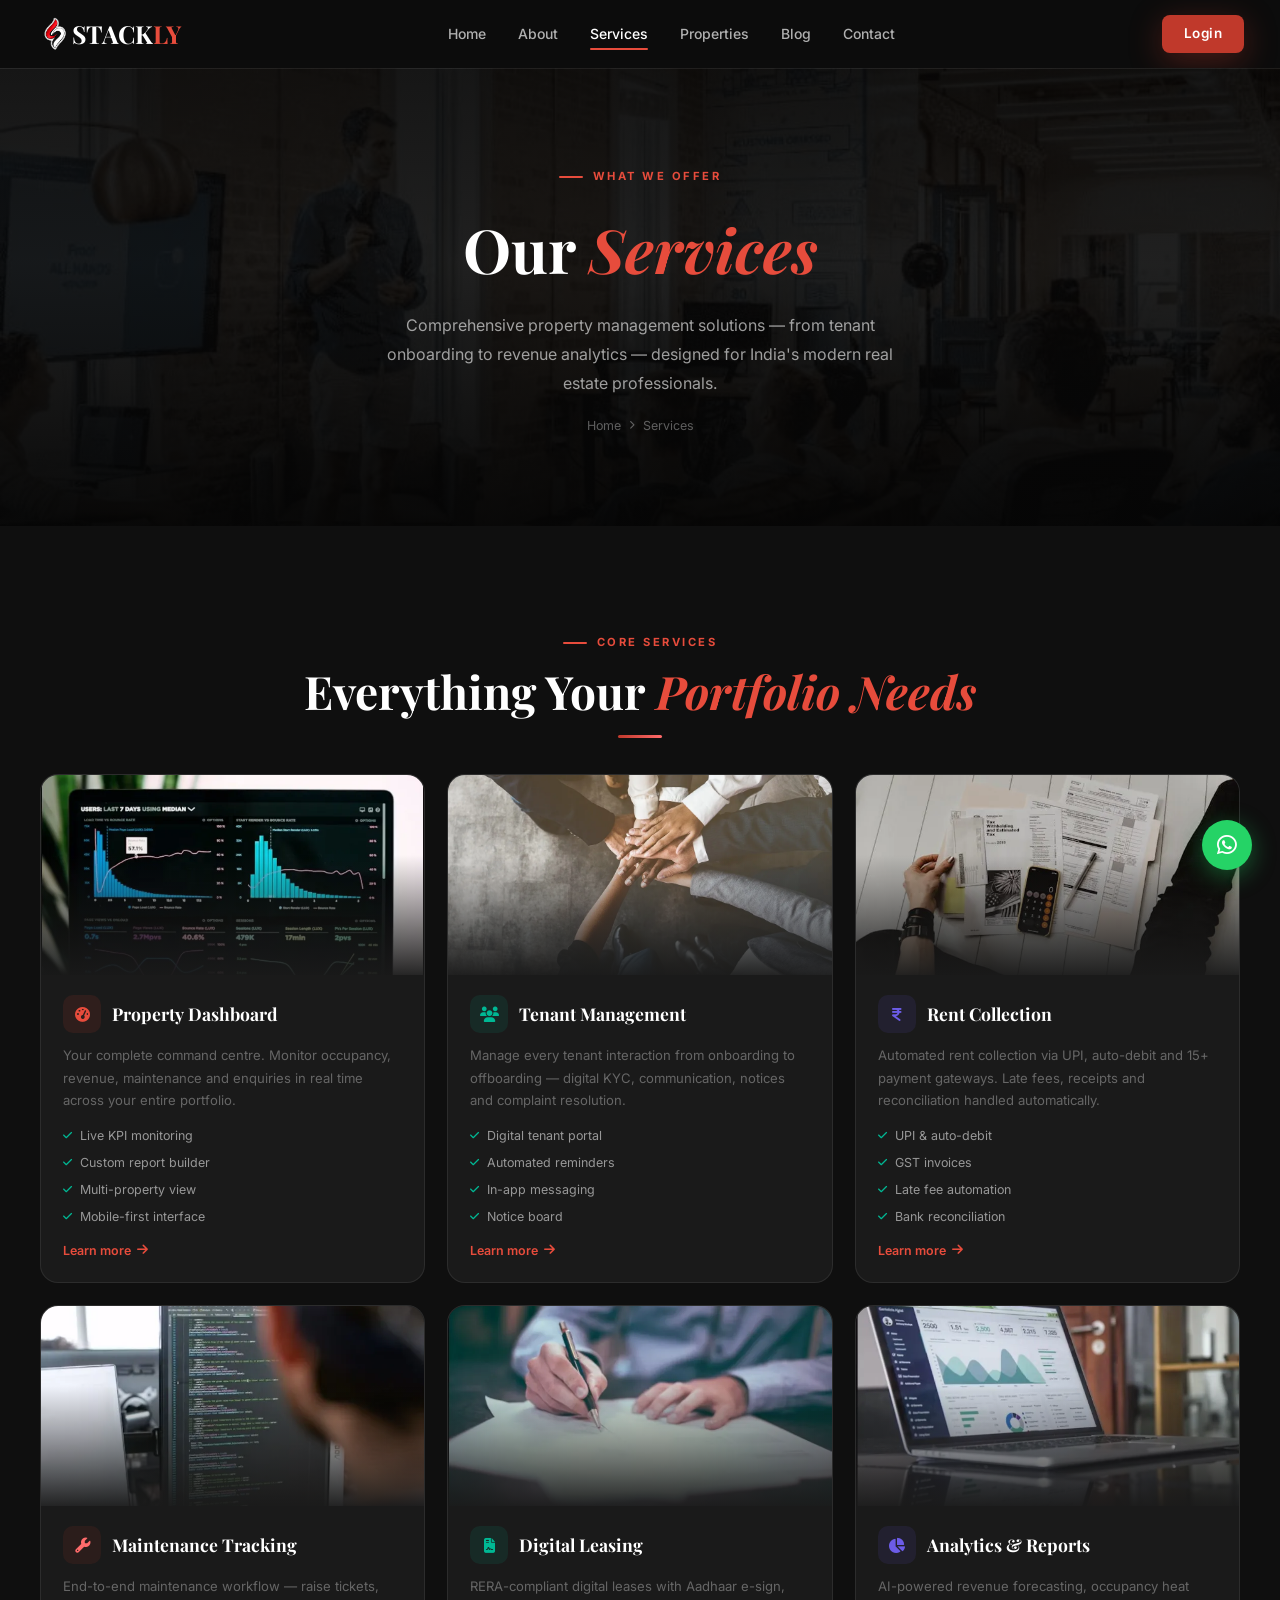
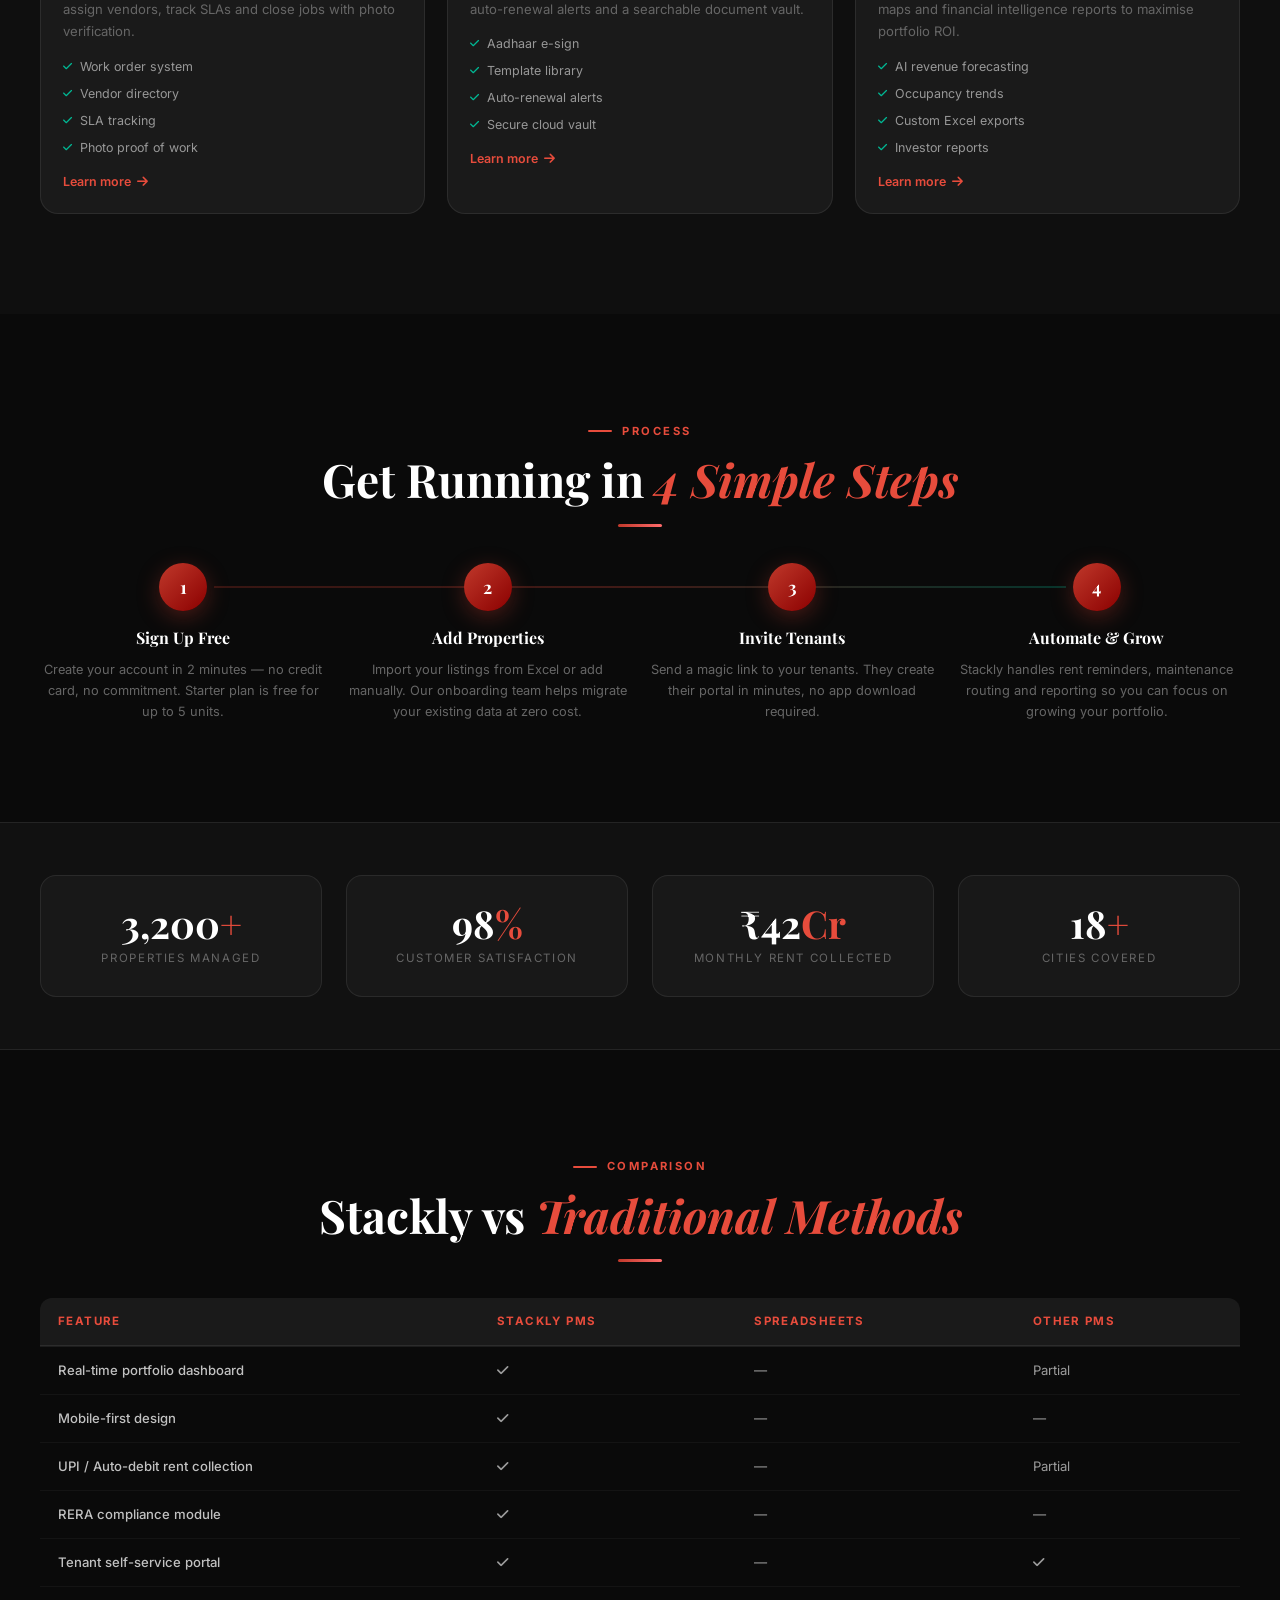
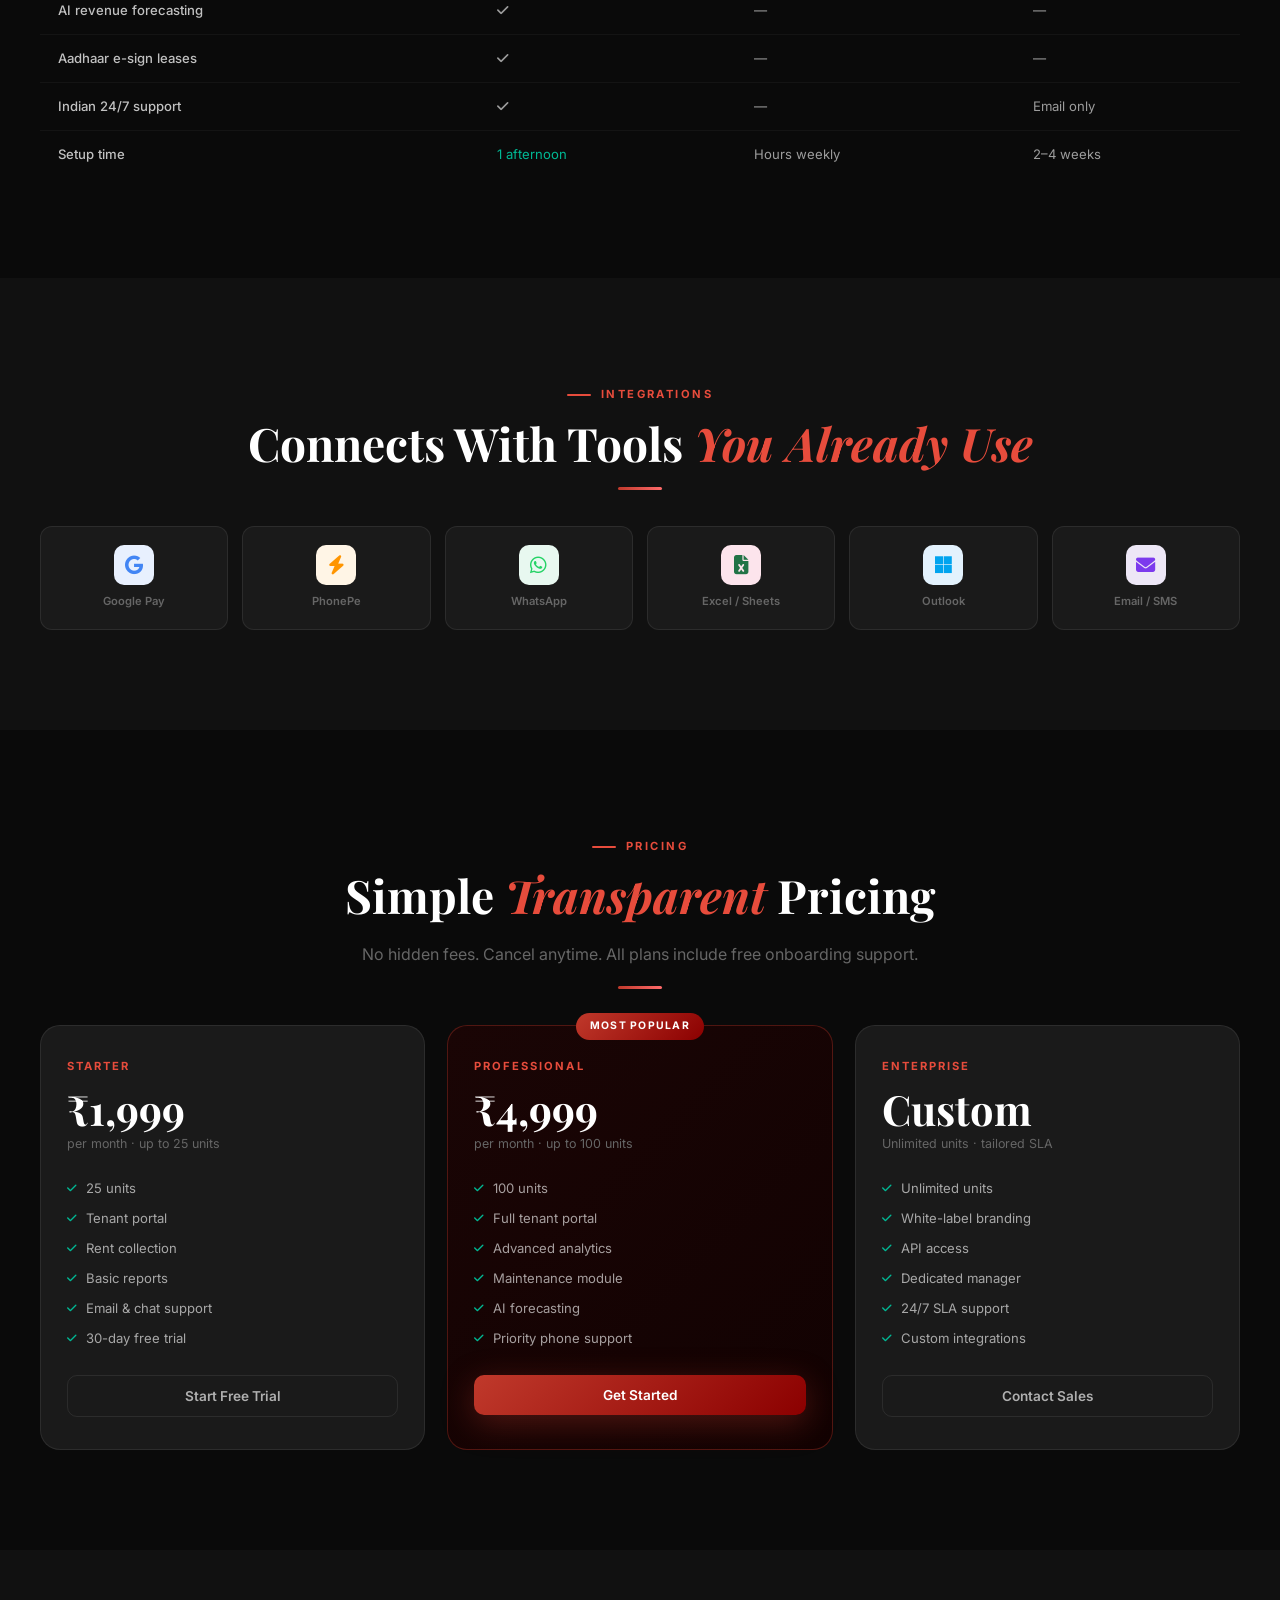
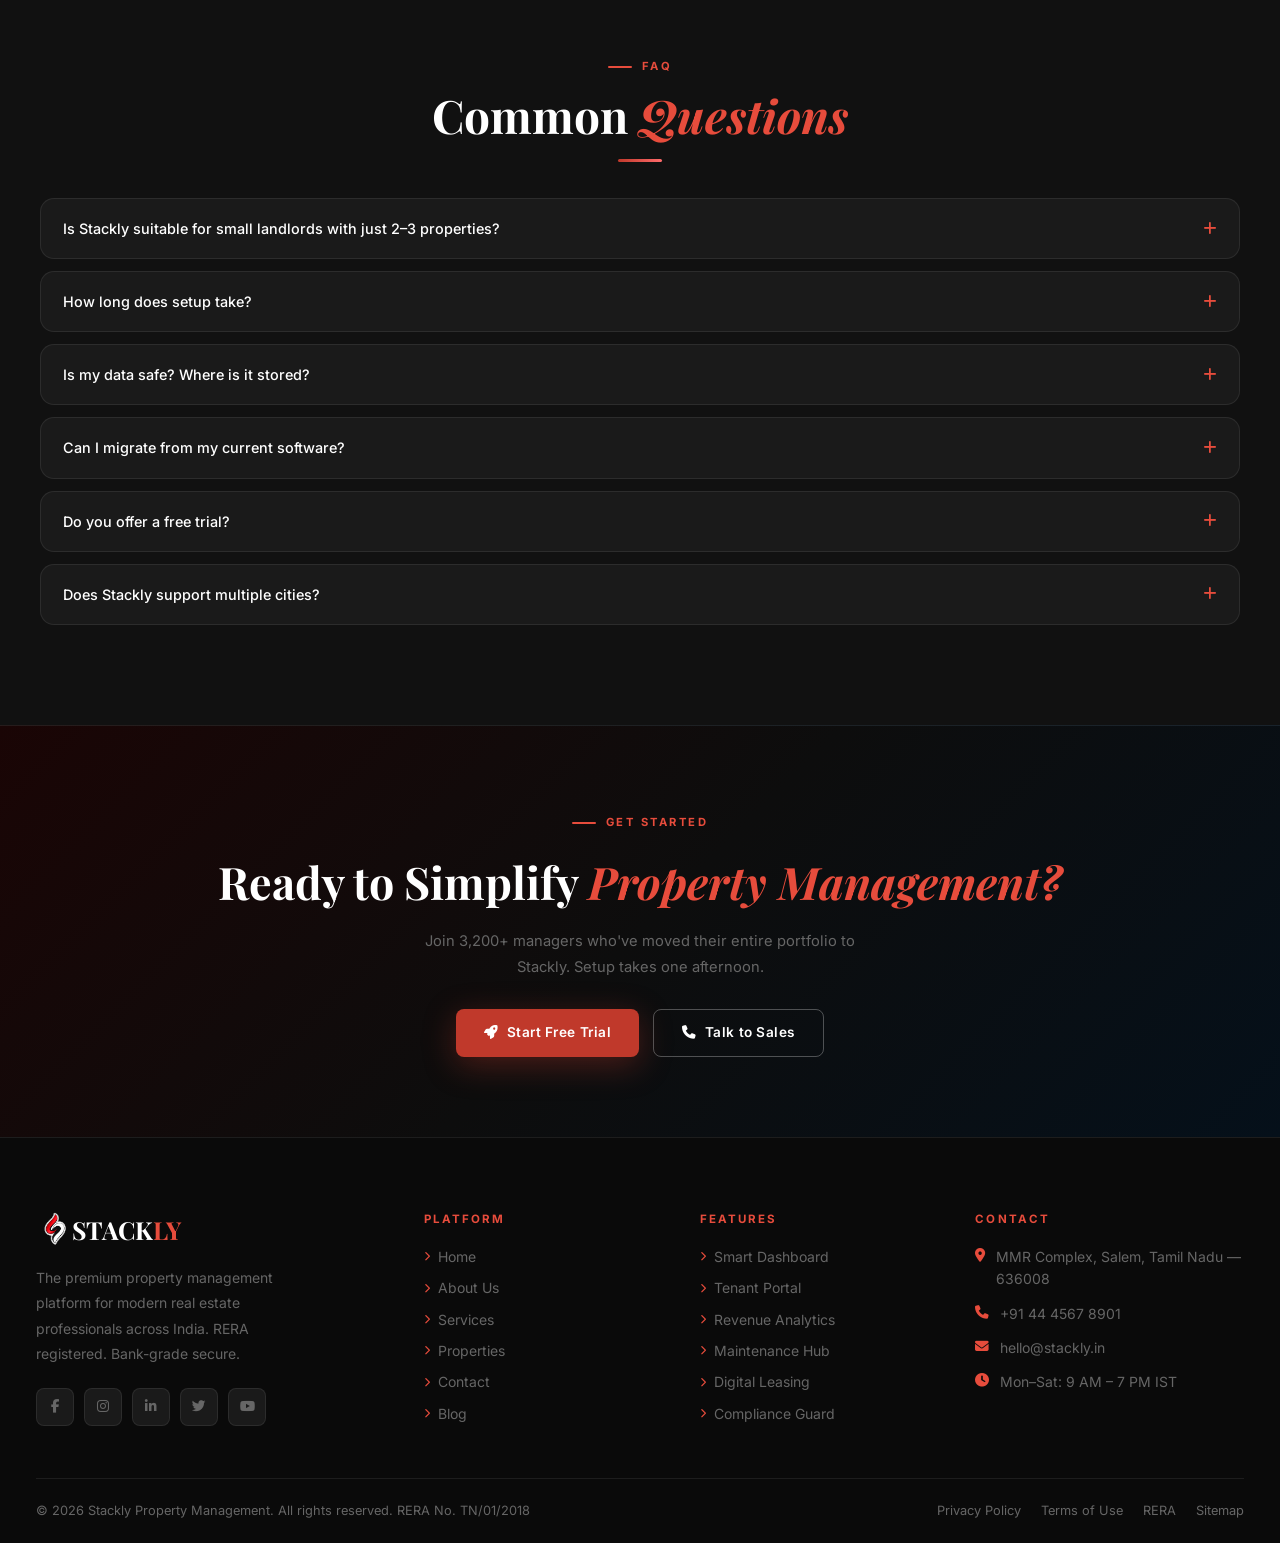
<file: services.html>
<!DOCTYPE html>
<html lang="en">
<head>
<meta charset="UTF-8"><meta name="viewport" content="width=device-width,initial-scale=1.0">
<title>Services — Stackly PMS</title>
<link href="https://fonts.googleapis.com/css2?family=Playfair+Display:ital,wght@0,400;0,700;1,400&family=Inter:wght@300;400;500;600;700&display=swap" rel="stylesheet">
<link rel="stylesheet" href="https://cdnjs.cloudflare.com/ajax/libs/font-awesome/6.5.0/css/all.min.css">
<link rel="stylesheet" href="shared.css">
<style>
/* HERO */
.pg-hero{background:#050505;padding:160px 0 90px;text-align:center;position:relative;overflow:hidden;}
.pg-hero-img{position:absolute;inset:0;z-index:0;}
.pg-hero-img img{width:100%;height:100%;object-fit:cover;opacity:.22;filter:saturate(0.6);}
.pg-hero-overlay{position:absolute;inset:0;z-index:1;background:linear-gradient(180deg,rgba(5,5,5,.75) 0%,rgba(5,5,5,.5) 50%,rgba(5,5,5,.9) 100%);}
.pg-hero-inner{position:relative;z-index:2;}
.pg-hero h1{font-family:var(--font-head);font-size:clamp(2.4rem,5vw,3.8rem);color:#fff;margin-bottom:14px;}
.pg-hero h1 em{color:var(--clr-accent2);font-style:italic;}
.pg-hero p{color:rgba(255,255,255,.6);font-size:1rem;max-width:520px;margin:0 auto;line-height:1.8;}
.breadcrumb{display:flex;align-items:center;gap:8px;justify-content:center;margin-top:18px;font-size:.78rem;color:rgba(255,255,255,.35);}
.breadcrumb a{color:rgba(255,255,255,.35);transition:color .28s;}.breadcrumb a:hover{color:var(--clr-accent2);}

/* SERVICE GRID */
.svc-grid{display:grid;grid-template-columns:repeat(3,1fr);gap:22px;margin-top:36px;}
.svc-card{background:var(--clr-card);border-radius:18px;overflow:hidden;border:1px solid var(--clr-border);transition:transform .28s,box-shadow .28s,border-color .28s;}
.svc-card:hover{transform:translateY(-6px);box-shadow:0 20px 50px rgba(0,0,0,.55);border-color:rgba(192,57,43,.22);}
.svc-img{height:200px;overflow:hidden;position:relative;background:#141414;}
.svc-img img{width:100%;height:100%;object-fit:cover;transition:transform .55s;display:block;}
.svc-card:hover .svc-img img{transform:scale(1.07);}
.svc-img-overlay{position:absolute;inset:0;background:linear-gradient(180deg,transparent 40%,rgba(26,26,26,.95) 100%);}
.svc-body{padding:20px 22px;}
.svc-icon-row{display:flex;align-items:center;gap:11px;margin-bottom:11px;}
.svc-icon{width:38px;height:38px;border-radius:10px;display:flex;align-items:center;justify-content:center;font-size:.95rem;flex-shrink:0;}
.svc-title{font-family:var(--font-head);font-size:1.1rem;font-weight:700;color:#fff;}
.svc-desc{font-size:.82rem;color:var(--clr-muted);line-height:1.72;margin-bottom:14px;}
.svc-list{display:flex;flex-direction:column;gap:7px;}
.svc-item{display:flex;align-items:center;gap:8px;font-size:.78rem;color:rgba(255,255,255,.55);}
.svc-item i{color:var(--clr-teal);font-size:.65rem;flex-shrink:0;}
.svc-learn{display:inline-flex;align-items:center;gap:6px;font-size:.78rem;color:var(--clr-accent2);margin-top:14px;font-weight:600;cursor:pointer;transition:gap .2s;}
.svc-learn:hover{gap:10px;}

/* HOW IT WORKS */
.how-grid{display:grid;grid-template-columns:repeat(4,1fr);gap:18px;margin-top:36px;position:relative;}
.how-grid::before{content:'';position:absolute;top:24px;transform:translateY(-50%);left:calc(12.5% + 24px);right:calc(12.5% + 24px);height:2px;background:linear-gradient(90deg,var(--clr-accent),var(--clr-accent2),var(--clr-teal));opacity:.25;z-index:0;}
.how-step{text-align:center;position:relative;z-index:1;}
.how-num{width:48px;height:48px;border-radius:50%;background:linear-gradient(135deg,var(--clr-accent),#8b0000);display:flex;align-items:center;justify-content:center;font-family:var(--font-head);font-size:1.1rem;font-weight:700;color:#fff;margin:0 auto 14px;box-shadow:0 6px 22px rgba(192,57,43,.35);}
.how-title{font-family:var(--font-head);font-size:1rem;color:#fff;margin-bottom:8px;}
.how-desc{font-size:.8rem;color:var(--clr-muted);line-height:1.65;}

/* process */
.steps{
  display:grid;
  grid-template-columns:repeat(4,1fr);
  gap:0;
  margin-top:56px;
  position:relative;
}
/* line runs through the exact vertical center of the 52px circles */
.steps::before{
  content:'';
  position:absolute;
  top:26px;                 /* 52px circle ÷ 2 = 26px center */
  transform:translateY(-50%);
  left:calc(12.5% + 26px);  /* start at edge of circle 1, not its center */
  right:calc(12.5% + 26px); /* stop at edge of circle 4 */
  height:2px;
  background:linear-gradient(90deg,var(--clr-accent),var(--clr-accent3),var(--clr-accent));
  border-radius:2px;
  z-index:0;
}
.step{
  text-align:center;
  padding:0 18px;
  position:relative;
  z-index:1;
}
.step-num{
  width:52px;
  height:52px;
  border-radius:50%;
  background:var(--clr-accent);
  color:#fff;
  font-size:.95rem;
  font-weight:700;
  display:flex;
  align-items:center;
  justify-content:center;
  margin:0 auto 20px;        /* no top margin → circle top = container top */
  position:relative;
  z-index:2;
  box-shadow:var(--shadow-accent),0 0 0 6px #0a0a0a; /* ring hides line behind circle */
}

/* STATS BAND */
.stats-row{display:grid;grid-template-columns:repeat(4,1fr);gap:24px;padding:52px 0;}
.stat-box{text-align:center;padding:28px 20px;background:rgba(255,255,255,.03);border-radius:16px;border:1px solid var(--clr-border);transition:border-color .28s;}
.stat-box:hover{border-color:rgba(192,57,43,.25);}
.stat-val{font-family:var(--font-head);font-size:2.4rem;font-weight:700;color:#fff;line-height:1;}
.stat-val em{color:var(--clr-accent2);font-style:normal;}
.stat-lbl{font-size:.72rem;text-transform:uppercase;letter-spacing:.14em;color:var(--clr-muted);margin-top:7px;}

/* COMPARISON TABLE */
.compare-wrap{overflow-x:auto;margin-top:36px;}
.compare-tbl{width:100%;border-collapse:collapse;min-width:560px;}
.compare-tbl th{padding:14px 18px;font-size:.72rem;font-weight:700;letter-spacing:.12em;text-transform:uppercase;color:var(--clr-accent2);background:var(--clr-card);border-bottom:2px solid var(--clr-border);text-align:left;}
.compare-tbl th:first-child{border-radius:12px 0 0 0;}
.compare-tbl th:last-child{border-radius:0 12px 0 0;}
.compare-tbl td{padding:13px 18px;font-size:.82rem;color:rgba(255,255,255,.6);border-bottom:1px solid var(--clr-border2);}
.compare-tbl tr:last-child td{border-bottom:none;}
.compare-tbl tr:hover td{background:rgba(255,255,255,.02);}
.compare-tbl td:first-child{color:rgba(255,255,255,.75);font-weight:500;}
.chk{color:var(--clr-teal);font-size:.9rem;}
.dash{color:rgba(255,255,255,.22);}

/* INTEGRATION LOGOS */
.int-grid{display:grid;grid-template-columns:repeat(6,1fr);gap:14px;margin-top:36px;}
.int-card{background:var(--clr-card);border:1px solid var(--clr-border);border-radius:12px;padding:18px 10px;display:flex;flex-direction:column;align-items:center;gap:8px;transition:border-color .25s,transform .25s;}
.int-card:hover{border-color:rgba(192,57,43,.3);transform:translateY(-3px);}
.int-icon{width:40px;height:40px;border-radius:10px;display:flex;align-items:center;justify-content:center;font-size:1.2rem;}
.int-name{font-size:.7rem;color:var(--clr-muted);font-weight:600;text-align:center;}

/* PRICING */
.price-grid{display:grid;grid-template-columns:repeat(3,1fr);gap:22px;margin-top:36px;}
.price-card{background:var(--clr-card);border-radius:20px;padding:32px 26px;border:1px solid var(--clr-border);position:relative;transition:transform .28s,box-shadow .28s,border-color .28s;}
.price-card:hover{transform:translateY(-6px);box-shadow:var(--shadow-lg);}
.price-card.hot{background:linear-gradient(135deg,#1a0505,#120202);border-color:rgba(192,57,43,.35);}
.hot-badge{position:absolute;top:-13px;left:50%;transform:translateX(-50%);background:linear-gradient(135deg,var(--clr-accent),#8b0000);color:#fff;font-size:.65rem;font-weight:700;letter-spacing:.12em;text-transform:uppercase;padding:5px 14px;border-radius:50px;white-space:nowrap;}
.price-plan{font-size:.7rem;font-weight:700;letter-spacing:.18em;text-transform:uppercase;color:var(--clr-accent2);margin-bottom:12px;}
.price-amount{font-family:var(--font-head);font-size:2.6rem;font-weight:700;color:#fff;line-height:1;}
.price-per{font-size:.78rem;color:var(--clr-muted);margin-bottom:24px;margin-top:4px;}
.price-features{display:flex;flex-direction:column;gap:9px;margin-bottom:26px;}
.pf{display:flex;align-items:center;gap:9px;font-size:.82rem;color:rgba(255,255,255,.62);}
.pf i{color:var(--clr-teal);font-size:.68rem;flex-shrink:0;}
.price-btn{width:100%;padding:12px;border-radius:10px;font-size:.85rem;font-weight:600;cursor:pointer;border:none;font-family:var(--font-body);transition:all .25s;}
.pb-o{background:transparent;border:1.5px solid var(--clr-border);color:rgba(255,255,255,.65);}
.pb-o:hover{border-color:var(--clr-accent2);color:var(--clr-accent2);}
.pb-f{background:linear-gradient(135deg,var(--clr-accent),#8b0000);color:#fff;box-shadow:var(--shadow-accent);}
.pb-f:hover{transform:translateY(-2px);filter:brightness(1.08);}

/* FAQ */
.faq-list{margin-top:36px;display:flex;flex-direction:column;gap:12px;}
.faq-item{background:var(--clr-card);border-radius:14px;border:1px solid var(--clr-border);overflow:hidden;}
.faq-q{display:flex;align-items:center;justify-content:space-between;padding:18px 22px;cursor:pointer;color:#fff;font-size:.9rem;font-weight:500;gap:12px;transition:color .28s;}
.faq-q:hover{color:var(--clr-accent2);}
.faq-q i{flex-shrink:0;transition:transform .32s;color:var(--clr-accent2);}
.faq-item.open .faq-q i{transform:rotate(45deg);}
.faq-a{max-height:0;overflow:hidden;transition:max-height .4s,padding .3s;}
.faq-item.open .faq-a{max-height:300px;padding:0 22px 18px;}
.faq-a p{font-size:.85rem;color:var(--clr-muted);line-height:1.75;}

/* CTA BAND */
.cta-band{background:linear-gradient(135deg,#1a0505 0%,#0d0d0d 50%,#05101a 100%);padding:80px 0;text-align:center;border-top:1px solid var(--clr-border);}
.cta-band h2{font-family:var(--font-head);font-size:clamp(1.8rem,3.5vw,2.8rem);color:#fff;margin-bottom:12px;}
.cta-band h2 em{color:var(--clr-accent2);font-style:italic;}
.cta-band p{font-size:.92rem;color:var(--clr-muted);max-width:480px;margin:0 auto 28px;line-height:1.75;}
.cta-actions{display:flex;justify-content:center;gap:14px;flex-wrap:wrap;}

@media(max-width:1100px){.svc-grid{grid-template-columns:1fr 1fr;}.how-grid{grid-template-columns:1fr 1fr;}.how-grid::before{display:none;}.price-grid{grid-template-columns:1fr;}.stats-row{grid-template-columns:1fr 1fr;}.int-grid{grid-template-columns:repeat(3,1fr);}}
@media(max-width:768px){.stats-row{grid-template-columns:1fr 1fr;gap:14px;}.compare-tbl th,.compare-tbl td{padding:11px 12px;font-size:.78rem;}}
@media(max-width:640px){.svc-grid{grid-template-columns:1fr;}.how-grid{grid-template-columns:1fr 1fr;}.int-grid{grid-template-columns:repeat(2,1fr);}.cta-actions{flex-direction:column;align-items:center;}}
@media(max-width:480px){.how-grid{grid-template-columns:1fr;}.stats-row{grid-template-columns:1fr;}.int-grid{grid-template-columns:repeat(2,1fr);}}
</style>
</head>
<body>
<!-- HEADER -->
<header class="s-header always-solid" id="sHeader">
  <div class="s-nav-inner">
    <a href="index.html" class="s-logo">
      <div class="s-logo-mark"><img src="./assets/stackly logo.webp" alt=""></div>
      <div class="s-logo-text">STACK<em>LY</em></div>
    </a>
    <nav class="s-nav">
      <a href="index.html" class="s-nav-link">Home</a>
      <a href="about.html" class="s-nav-link">About</a>
      <a href="services.html" class="s-nav-link active">Services</a>
      <a href="properties.html" class="s-nav-link">Properties</a>
      <a href="blog.html" class="s-nav-link">Blog</a>
       <a href="contact.html" class="s-nav-link">Contact</a>
    </nav>
    <div class="s-header-right">
      <a href="login.html" class="s-btn-login">Login</a>
      <button class="s-hamburger" id="sHam" aria-label="Menu"><span></span><span></span><span></span></button>
    </div>
  </div>
</header>
<div class="s-mobile-menu" id="sMob">
  <a href="index.html" class="s-nav-link">Home</a>
  <a href="about.html" class="s-nav-link">About</a>
  <a href="services.html" class="s-nav-link active">Services</a>
  <a href="properties.html" class="s-nav-link">Properties</a>
   <a href="blog.html" class="s-nav-link">Blog</a>
  <a href="contact.html" class="s-nav-link">Contact</a>
  <a href="login.html" class="s-btn-login">Login</a>
</div>

<!-- HERO -->
<section class="pg-hero">
  <div class="pg-hero-img"><img src="./assets/meeting 1.webp" alt="Services"></div>
  <div class="pg-hero-overlay"></div>
  <div class="s-container pg-hero-inner">
    <div class="s-eyebrow" style="justify-content:center">What We Offer</div>
    <h1>Our <em>Services</em></h1>
    <p>Comprehensive property management solutions — from tenant onboarding to revenue analytics — designed for India's modern real estate professionals.</p>
    <nav class="breadcrumb"><a href="index.html">Home</a><i class="fa-solid fa-chevron-right" style="font-size:.55rem"></i><span>Services</span></nav>
  </div>
</section>

<!-- CORE SERVICES -->
<section class="s-section" style="background:#0f0f0f;">
  <div class="s-container">
    <div style="text-align:center"><div class="s-eyebrow" style="justify-content:center">Core Services</div><h2 class="s-title" style="text-align:center">Everything Your <em>Portfolio Needs</em></h2><div class="s-divider center"></div></div>
    <div class="svc-grid">
      <div class="svc-card reveal">
        <div class="svc-img"><img src="./assets/dashboard.webp" alt="Dashboard"><div class="svc-img-overlay"></div></div>
        <div class="svc-body"><div class="svc-icon-row"><div class="svc-icon" style="background:rgba(192,57,43,.12);color:var(--clr-accent2)"><i class="fa-solid fa-gauge-high"></i></div><div class="svc-title">Property Dashboard</div></div><p class="svc-desc">Your complete command centre. Monitor occupancy, revenue, maintenance and enquiries in real time across your entire portfolio.</p><div class="svc-list"><div class="svc-item"><i class="fa-solid fa-check"></i>Live KPI monitoring</div><div class="svc-item"><i class="fa-solid fa-check"></i>Custom report builder</div><div class="svc-item"><i class="fa-solid fa-check"></i>Multi-property view</div><div class="svc-item"><i class="fa-solid fa-check"></i>Mobile-first interface</div></div><span class="svc-learn" onclick="pmsNav()">Learn more <i class="fa-solid fa-arrow-right"></i></span></div>
      </div>
      <div class="svc-card reveal" style="transition-delay:.07s">
        <div class="svc-img"><img src="./assets/team.webp" alt="Tenants"><div class="svc-img-overlay"></div></div>
        <div class="svc-body"><div class="svc-icon-row"><div class="svc-icon" style="background:rgba(0,184,148,.1);color:var(--clr-teal)"><i class="fa-solid fa-users"></i></div><div class="svc-title">Tenant Management</div></div><p class="svc-desc">Manage every tenant interaction from onboarding to offboarding — digital KYC, communication, notices and complaint resolution.</p><div class="svc-list"><div class="svc-item"><i class="fa-solid fa-check"></i>Digital tenant portal</div><div class="svc-item"><i class="fa-solid fa-check"></i>Automated reminders</div><div class="svc-item"><i class="fa-solid fa-check"></i>In-app messaging</div><div class="svc-item"><i class="fa-solid fa-check"></i>Notice board</div></div><span class="svc-learn" onclick="pmsNav()">Learn more <i class="fa-solid fa-arrow-right"></i></span></div>
      </div>
      <div class="svc-card reveal" style="transition-delay:.14s">
        <div class="svc-img"><img src="./assets/investment.webp" alt="Finance"><div class="svc-img-overlay"></div></div>
        <div class="svc-body"><div class="svc-icon-row"><div class="svc-icon" style="background:rgba(108,92,231,.1);color:var(--clr-purple)"><i class="fa-solid fa-indian-rupee-sign"></i></div><div class="svc-title">Rent Collection</div></div><p class="svc-desc">Automated rent collection via UPI, auto-debit and 15+ payment gateways. Late fees, receipts and reconciliation handled automatically.</p><div class="svc-list"><div class="svc-item"><i class="fa-solid fa-check"></i>UPI & auto-debit</div><div class="svc-item"><i class="fa-solid fa-check"></i>GST invoices</div><div class="svc-item"><i class="fa-solid fa-check"></i>Late fee automation</div><div class="svc-item"><i class="fa-solid fa-check"></i>Bank reconciliation</div></div><span class="svc-learn" onclick="pmsNav()">Learn more <i class="fa-solid fa-arrow-right"></i></span></div>
      </div>
      <div class="svc-card reveal" style="transition-delay:.1s">
        <div class="svc-img"><img src="./assets/maintance.webp" alt="Maintenance"><div class="svc-img-overlay"></div></div>
        <div class="svc-body"><div class="svc-icon-row"><div class="svc-icon" style="background:rgba(192,57,43,.1);color:var(--clr-accent3)"><i class="fa-solid fa-wrench"></i></div><div class="svc-title">Maintenance Tracking</div></div><p class="svc-desc">End-to-end maintenance workflow — raise tickets, assign vendors, track SLAs and close jobs with photo verification.</p><div class="svc-list"><div class="svc-item"><i class="fa-solid fa-check"></i>Work order system</div><div class="svc-item"><i class="fa-solid fa-check"></i>Vendor directory</div><div class="svc-item"><i class="fa-solid fa-check"></i>SLA tracking</div><div class="svc-item"><i class="fa-solid fa-check"></i>Photo proof of work</div></div><span class="svc-learn" onclick="pmsNav()">Learn more <i class="fa-solid fa-arrow-right"></i></span></div>
      </div>
      <div class="svc-card reveal" style="transition-delay:.17s">
        <div class="svc-img"><img src="./assets/leace.webp" alt="Leasing"><div class="svc-img-overlay"></div></div>
        <div class="svc-body"><div class="svc-icon-row"><div class="svc-icon" style="background:rgba(0,184,148,.1);color:var(--clr-teal)"><i class="fa-solid fa-file-contract"></i></div><div class="svc-title">Digital Leasing</div></div><p class="svc-desc">RERA-compliant digital leases with Aadhaar e-sign, auto-renewal alerts and a searchable document vault.</p><div class="svc-list"><div class="svc-item"><i class="fa-solid fa-check"></i>Aadhaar e-sign</div><div class="svc-item"><i class="fa-solid fa-check"></i>Template library</div><div class="svc-item"><i class="fa-solid fa-check"></i>Auto-renewal alerts</div><div class="svc-item"><i class="fa-solid fa-check"></i>Secure cloud vault</div></div><span class="svc-learn" onclick="pmsNav()">Learn more <i class="fa-solid fa-arrow-right"></i></span></div>
      </div>
      <div class="svc-card reveal" style="transition-delay:.24s">
        <div class="svc-img"><img src="./assets/analytics.webp" alt="Analytics"><div class="svc-img-overlay"></div></div>
        <div class="svc-body"><div class="svc-icon-row"><div class="svc-icon" style="background:rgba(108,92,231,.1);color:var(--clr-purple)"><i class="fa-solid fa-chart-pie"></i></div><div class="svc-title">Analytics & Reports</div></div><p class="svc-desc">AI-powered revenue forecasting, occupancy heat maps and financial intelligence reports to maximise portfolio ROI.</p><div class="svc-list"><div class="svc-item"><i class="fa-solid fa-check"></i>AI revenue forecasting</div><div class="svc-item"><i class="fa-solid fa-check"></i>Occupancy trends</div><div class="svc-item"><i class="fa-solid fa-check"></i>Custom Excel exports</div><div class="svc-item"><i class="fa-solid fa-check"></i>Investor reports</div></div><span class="svc-learn" onclick="pmsNav()">Learn more <i class="fa-solid fa-arrow-right"></i></span></div>
      </div>
    </div>
  </div>
</section>

<!-- HOW IT WORKS -->
<section class="s-section" style="background:#0a0a0a;">
  <div class="s-container">
    <div style="text-align:center"><div class="s-eyebrow" style="justify-content:center">Process</div><h2 class="s-title" style="text-align:center">Get Running in <em>4 Simple Steps</em></h2><div class="s-divider center"></div></div>
    <div class="how-grid">
      <div class="how-step reveal"><div class="how-num">1</div><h4 class="how-title">Sign Up Free</h4><p class="how-desc">Create your account in 2 minutes — no credit card, no commitment. Starter plan is free for up to 5 units.</p></div>
      <div class="how-step reveal" style="transition-delay:.1s"><div class="how-num">2</div><h4 class="how-title">Add Properties</h4><p class="how-desc">Import your listings from Excel or add manually. Our onboarding team helps migrate your existing data at zero cost.</p></div>
      <div class="how-step reveal" style="transition-delay:.2s"><div class="how-num">3</div><h4 class="how-title">Invite Tenants</h4><p class="how-desc">Send a magic link to your tenants. They create their portal in minutes, no app download required.</p></div>
      <div class="how-step reveal" style="transition-delay:.3s"><div class="how-num">4</div><h4 class="how-title">Automate & Grow</h4><p class="how-desc">Stackly handles rent reminders, maintenance routing and reporting so you can focus on growing your portfolio.</p></div>
    </div>
  </div>
</section>

<!-- STATS BAND -->
<section style="background:#111;border-top:1px solid var(--clr-border);border-bottom:1px solid var(--clr-border);">
  <div class="s-container">
    <div class="stats-row">
      <div class="stat-box reveal"><div class="stat-val">3,200<em>+</em></div><div class="stat-lbl">Properties Managed</div></div>
      <div class="stat-box reveal" style="transition-delay:.08s"><div class="stat-val">98<em>%</em></div><div class="stat-lbl">Customer Satisfaction</div></div>
      <div class="stat-box reveal" style="transition-delay:.16s"><div class="stat-val">₹42<em>Cr</em></div><div class="stat-lbl">Monthly Rent Collected</div></div>
      <div class="stat-box reveal" style="transition-delay:.24s"><div class="stat-val">18<em>+</em></div><div class="stat-lbl">Cities Covered</div></div>
    </div>
  </div>
</section>

<!-- COMPARISON TABLE -->
<section class="s-section" style="background:#0a0a0a;">
  <div class="s-container">
    <div style="text-align:center"><div class="s-eyebrow" style="justify-content:center">Comparison</div><h2 class="s-title" style="text-align:center">Stackly vs <em>Traditional Methods</em></h2><div class="s-divider center"></div></div>
    <div class="compare-wrap reveal">
      <table class="compare-tbl">
        <tr><th>Feature</th><th>Stackly PMS</th><th>Spreadsheets</th><th>Other PMS</th></tr>
        <tr><td>Real-time portfolio dashboard</td><td class="chk"><i class="fa-solid fa-check"></i></td><td class="dash">—</td><td class="dash">Partial</td></tr>
        <tr><td>Mobile-first design</td><td class="chk"><i class="fa-solid fa-check"></i></td><td class="dash">—</td><td class="dash">—</td></tr>
        <tr><td>UPI / Auto-debit rent collection</td><td class="chk"><i class="fa-solid fa-check"></i></td><td class="dash">—</td><td class="dash">Partial</td></tr>
        <tr><td>RERA compliance module</td><td class="chk"><i class="fa-solid fa-check"></i></td><td class="dash">—</td><td class="dash">—</td></tr>
        <tr><td>Tenant self-service portal</td><td class="chk"><i class="fa-solid fa-check"></i></td><td class="dash">—</td><td class="chk"><i class="fa-solid fa-check"></i></td></tr>
        <tr><td>AI revenue forecasting</td><td class="chk"><i class="fa-solid fa-check"></i></td><td class="dash">—</td><td class="dash">—</td></tr>
        <tr><td>Aadhaar e-sign leases</td><td class="chk"><i class="fa-solid fa-check"></i></td><td class="dash">—</td><td class="dash">—</td></tr>
        <tr><td>Indian 24/7 support</td><td class="chk"><i class="fa-solid fa-check"></i></td><td class="dash">—</td><td class="dash">Email only</td></tr>
        <tr><td>Setup time</td><td style="color:var(--clr-teal)">1 afternoon</td><td>Hours weekly</td><td>2–4 weeks</td></tr>
      </table>
    </div>
  </div>
</section>

<!-- INTEGRATIONS -->
<section class="s-section" style="background:#111;">
  <div class="s-container">
    <div style="text-align:center"><div class="s-eyebrow" style="justify-content:center">Integrations</div><h2 class="s-title" style="text-align:center">Connects With Tools <em>You Already Use</em></h2><div class="s-divider center"></div></div>
    <div class="int-grid">
      <div class="int-card reveal"><div class="int-icon" style="background:#e8f0fe"><i class="fab fa-google" style="color:#4285f4"></i></div><div class="int-name">Google Pay</div></div>
      <div class="int-card reveal" style="transition-delay:.05s"><div class="int-icon" style="background:#fff5e6"><i class="fa-solid fa-bolt" style="color:#ff9500"></i></div><div class="int-name">PhonePe</div></div>
      <div class="int-card reveal" style="transition-delay:.1s"><div class="int-icon" style="background:#e8f8f0"><i class="fab fa-whatsapp" style="color:#25d366"></i></div><div class="int-name">WhatsApp</div></div>
      <div class="int-card reveal" style="transition-delay:.15s"><div class="int-icon" style="background:#fce4ec"><i class="fa-solid fa-file-excel" style="color:#217346"></i></div><div class="int-name">Excel / Sheets</div></div>
      <div class="int-card reveal" style="transition-delay:.2s"><div class="int-icon" style="background:#e3f2fd"><i class="fab fa-microsoft" style="color:#00a4ef"></i></div><div class="int-name">Outlook</div></div>
      <div class="int-card reveal" style="transition-delay:.25s"><div class="int-icon" style="background:#ede7f6"><i class="fa-solid fa-envelope" style="color:#7c3aed"></i></div><div class="int-name">Email / SMS</div></div>
    </div>
  </div>
</section>

<!-- PRICING -->
<section class="s-section" style="background:#0a0a0a;">
  <div class="s-container">
    <div style="text-align:center"><div class="s-eyebrow" style="justify-content:center">Pricing</div><h2 class="s-title" style="text-align:center">Simple <em>Transparent</em> Pricing</h2><p class="s-desc" style="text-align:center;margin:0 auto">No hidden fees. Cancel anytime. All plans include free onboarding support.</p><div class="s-divider center"></div></div>
    <div class="price-grid">
      <div class="price-card reveal">
        <div class="price-plan">Starter</div>
        <div class="price-amount">₹1,999</div>
        <div class="price-per">per month · up to 25 units</div>
        <div class="price-features">
          <div class="pf"><i class="fa-solid fa-check"></i>25 units</div>
          <div class="pf"><i class="fa-solid fa-check"></i>Tenant portal</div>
          <div class="pf"><i class="fa-solid fa-check"></i>Rent collection</div>
          <div class="pf"><i class="fa-solid fa-check"></i>Basic reports</div>
          <div class="pf"><i class="fa-solid fa-check"></i>Email & chat support</div>
          <div class="pf"><i class="fa-solid fa-check"></i>30-day free trial</div>
        </div>
        <button class="price-btn pb-o" onclick="pmsNav()">Start Free Trial</button>
      </div>
      <div class="price-card hot reveal" style="transition-delay:.1s">
        <div class="hot-badge">Most Popular</div>
        <div class="price-plan">Professional</div>
        <div class="price-amount">₹4,999</div>
        <div class="price-per">per month · up to 100 units</div>
        <div class="price-features">
          <div class="pf"><i class="fa-solid fa-check"></i>100 units</div>
          <div class="pf"><i class="fa-solid fa-check"></i>Full tenant portal</div>
          <div class="pf"><i class="fa-solid fa-check"></i>Advanced analytics</div>
          <div class="pf"><i class="fa-solid fa-check"></i>Maintenance module</div>
          <div class="pf"><i class="fa-solid fa-check"></i>AI forecasting</div>
          <div class="pf"><i class="fa-solid fa-check"></i>Priority phone support</div>
        </div>
        <button class="price-btn pb-f" onclick="pmsNav()">Get Started</button>
      </div>
      <div class="price-card reveal" style="transition-delay:.2s">
        <div class="price-plan">Enterprise</div>
        <div class="price-amount">Custom</div>
        <div class="price-per">Unlimited units · tailored SLA</div>
        <div class="price-features">
          <div class="pf"><i class="fa-solid fa-check"></i>Unlimited units</div>
          <div class="pf"><i class="fa-solid fa-check"></i>White-label branding</div>
          <div class="pf"><i class="fa-solid fa-check"></i>API access</div>
          <div class="pf"><i class="fa-solid fa-check"></i>Dedicated manager</div>
          <div class="pf"><i class="fa-solid fa-check"></i>24/7 SLA support</div>
          <div class="pf"><i class="fa-solid fa-check"></i>Custom integrations</div>
        </div>
        <button class="price-btn pb-o"  onclick="pmsNav()">Contact Sales</button>
      </div>
    </div>
  </div>
</section>

<!-- FAQ -->
<section class="s-section" style="background:#111;">
  <div class="s-container">
    <div style="text-align:center"><div class="s-eyebrow" style="justify-content:center">FAQ</div><h2 class="s-title" style="text-align:center">Common <em>Questions</em></h2><div class="s-divider center"></div></div>
    <div class="faq-list reveal">
      <div class="faq-item"><div class="faq-q" onclick="toggleFaq(this)"><span>Is Stackly suitable for small landlords with just 2–3 properties?</span><i class="fa-solid fa-plus"></i></div><div class="faq-a"><p>Absolutely. Our Starter plan is designed for individuals managing 1–25 units. Many customers start with 2 properties and scale up. The platform is equally powerful at any size.</p></div></div>
      <div class="faq-item"><div class="faq-q" onclick="toggleFaq(this)"><span>How long does setup take?</span><i class="fa-solid fa-plus"></i></div><div class="faq-a"><p>Most customers are fully live within one afternoon. We provide a free guided onboarding call, CSV import for your property list, and video tutorials for every feature. No technical knowledge required.</p></div></div>
      <div class="faq-item"><div class="faq-q" onclick="toggleFaq(this)"><span>Is my data safe? Where is it stored?</span><i class="fa-solid fa-plus"></i></div><div class="faq-a"><p>All data is stored on AWS Mumbai servers (India data residency). We use AES-256 encryption at rest and TLS 1.3 in transit. We are SOC 2 Type II audited and RERA registered. Daily backups retained for 90 days.</p></div></div>
      <div class="faq-item"><div class="faq-q" onclick="toggleFaq(this)"><span>Can I migrate from my current software?</span><i class="fa-solid fa-plus"></i></div><div class="faq-a"><p>Yes — we support import from Excel, Google Sheets, and most major PMS platforms. Our onboarding team handles migration for Professional and Enterprise customers at no charge.</p></div></div>
      <div class="faq-item"><div class="faq-q" onclick="toggleFaq(this)"><span>Do you offer a free trial?</span><i class="fa-solid fa-plus"></i></div><div class="faq-a"><p>Yes, all plans include a free 30-day trial with full feature access. No credit card required. After 30 days, choose the plan that fits or cancel with one click.</p></div></div>
      <div class="faq-item"><div class="faq-q" onclick="toggleFaq(this)"><span>Does Stackly support multiple cities?</span><i class="fa-solid fa-plus"></i></div><div class="faq-a"><p>Yes. Stackly is currently active in 18 cities across India including Chennai, Bengaluru, Hyderabad, Mumbai, Pune, Delhi NCR and more. Multi-city portfolios are fully supported from a single dashboard.</p></div></div>
    </div>
  </div>
</section>

<!-- CTA -->
<section class="cta-band">
  <div class="s-container">
    <div class="s-eyebrow" style="justify-content:center">Get Started</div>
    <h2>Ready to Simplify <em>Property Management?</em></h2>
    <p>Join 3,200+ managers who've moved their entire portfolio to Stackly. Setup takes one afternoon.</p>
    <div class="cta-actions">
      <a href="./404page.html" class="s-btn s-btn-primary"><i class="fa-solid fa-rocket"></i> Start Free Trial</a>
      <a href="./404page.html" class="s-btn s-btn-outline"><i class="fa-solid fa-phone"></i> Talk to Sales</a>
    </div>
  </div>
</section>

<!-- FULL FOOTER -->
<footer class="s-footer">
  <div class="s-footer-inner">
    <div class="s-footer-grid">
      <div class="s-footer-brand">
                <a href="./index.html"><div class="s-footer-logo"><div class="s-logo-mark"><img src="./assets/stackly logo.webp" alt=""></div><div class="s-logo-text">STACK<em>LY</em></div></div></a>
        <p>The premium property management platform for modern real estate professionals across India. RERA registered. Bank-grade secure.</p>
        <div class="s-footer-socials">
          <a href="404page.html" class="s-social" onclick="pmsNav(event)"><i class="fab fa-facebook-f"></i></a>
          <a href="404page.html" class="s-social" onclick="pmsNav(event)"><i class="fab fa-instagram"></i></a>
          <a href="404page.html" class="s-social" onclick="pmsNav(event)"><i class="fab fa-linkedin-in"></i></a>
          <a href="404page.html" class="s-social" onclick="pmsNav(event)"><i class="fab fa-twitter"></i></a>
          <a href="404page.html" class="s-social" onclick="pmsNav(event)"><i class="fab fa-youtube"></i></a>
        </div>
      </div>
      <div class="s-footer-col"><h5>Platform</h5><div class="s-footer-links"><a href="index.html" class="s-footer-link"><i class="fa-solid fa-chevron-right"></i> Home</a><a href="about.html" class="s-footer-link"><i class="fa-solid fa-chevron-right"></i> About Us</a><a href="services.html" class="s-footer-link"><i class="fa-solid fa-chevron-right"></i> Services</a><a href="properties.html" class="s-footer-link"><i class="fa-solid fa-chevron-right"></i> Properties</a><a href="contact.html" class="s-footer-link"><i class="fa-solid fa-chevron-right"></i> Contact</a><a href="blog.html" class="s-footer-link"><i class="fa-solid fa-chevron-right"></i> Blog</a></div></div>
      <div class="s-footer-col"><h5>Features</h5><div class="s-footer-links"><a href="404page.html" class="s-footer-link" onclick="pmsNav(event)"><i class="fa-solid fa-chevron-right"></i> Smart Dashboard</a><a href="404page.html" class="s-footer-link" onclick="pmsNav(event)"><i class="fa-solid fa-chevron-right"></i> Tenant Portal</a><a href="404page.html" class="s-footer-link" onclick="pmsNav(event)"><i class="fa-solid fa-chevron-right"></i> Revenue Analytics</a><a href="404page.html" class="s-footer-link" onclick="pmsNav(event)"><i class="fa-solid fa-chevron-right"></i> Maintenance Hub</a><a href="404page.html" class="s-footer-link" onclick="pmsNav(event)"><i class="fa-solid fa-chevron-right"></i> Digital Leasing</a><a href="404page.html" class="s-footer-link" onclick="pmsNav(event)"><i class="fa-solid fa-chevron-right"></i> Compliance Guard</a></div></div>
      <div class="s-footer-col"><h5>Contact</h5><div class="s-footer-contact"><div class="s-footer-ci"><i class="fa-solid fa-location-dot"></i><span>MMR Complex, Salem, Tamil Nadu — 636008</span></div><div class="s-footer-ci"><i class="fa-solid fa-phone"></i><span>+91 44 4567 8901</span></div><div class="s-footer-ci"><i class="fa-solid fa-envelope"></i><a href="mailto:hello@stackly.in">hello@stackly.in</a></div><div class="s-footer-ci"><i class="fa-solid fa-clock"></i><span>Mon–Sat: 9 AM – 7 PM IST</span></div></div></div>
    </div>
  </div>
  <div class="s-footer-inner"><div class="s-footer-bottom"><span>© 2026 Stackly Property Management. All rights reserved. RERA No. TN/01/2018</span><div class="s-footer-bottom-links"><a href="404page.html" onclick="pmsNav(event)">Privacy Policy</a><a href="404page.html" onclick="pmsNav(event)">Terms of Use</a><a href="404page.html" onclick="pmsNav(event)">RERA</a><a href="404page.html" onclick="pmsNav(event)">Sitemap</a></div></div></div>
</footer>
<button class="s-btt" id="sBtt"><i class="fa-solid fa-arrow-up"></i></button>
<a href="./404page.html" class="s-wa" target="_blank"><i class="fab fa-whatsapp"></i></a>

<script>
'use strict';
function pmsNav(e){if(e&&e.preventDefault)e.preventDefault();sessionStorage.setItem('pms_ref',window.location.href);sessionStorage.setItem('pms_scroll',window.scrollY);window.location.href='404page.html';}
document.addEventListener('click',function(ev){var l=ev.target.closest('a[href]');if(l&&l.href&&l.href.indexOf('404page')!==-1){sessionStorage.setItem('pms_ref',window.location.href);sessionStorage.setItem('pms_scroll',window.scrollY);}});
var ham=document.getElementById('sHam'),mob=document.getElementById('sMob');
ham.addEventListener('click',function(){ham.classList.toggle('open');mob.classList.toggle('open');document.body.style.overflow=mob.classList.contains('open')?'hidden':'';});
mob.querySelectorAll('a').forEach(function(a){a.addEventListener('click',function(){ham.classList.remove('open');mob.classList.remove('open');document.body.style.overflow='';});});
var btt=document.getElementById('sBtt');
window.addEventListener('scroll',function(){btt.classList.toggle('show',window.scrollY>400);},{passive:true});
btt.addEventListener('click',function(){window.scrollTo({top:0,behavior:'smooth'});});
var io=new IntersectionObserver(function(e){e.forEach(function(x){if(x.isIntersecting)x.target.classList.add('in');});},{threshold:.08});
document.querySelectorAll('.reveal,.reveal-l,.reveal-r').forEach(function(el){io.observe(el);});
setTimeout(function(){document.querySelectorAll('.reveal,.reveal-l,.reveal-r:not(.in)').forEach(function(el){el.classList.add('in');});},400);
function toggleFaq(el){var item=el.parentElement;item.classList.toggle('open');}

// Restore scroll position if returning from 404
(function(){
  var sc=sessionStorage.getItem('pms_scroll_restore');
  if(sc!==null){
    sessionStorage.removeItem('pms_scroll_restore');
    window.addEventListener('load',function(){window.scrollTo({top:parseInt(sc,10),behavior:'instant'});},{once:true});
  }
})();
</script>
</body>
</html>
</file>
<file: shared.css>
/* ═══════════════════════════════════════════
   STACKLY PMS — shared.css
   Header + Footer styles ONLY
   ═══════════════════════════════════════════ */

/* ── VARIABLES ─────────────────────────── */
:root {
  --clr-bg:        #0d0d0d;
  --clr-surface:   #141414;
  --clr-card:      #1a1a1a;
  --clr-accent:    #c0392b;
  --clr-accent2:   #e74c3c;
  --clr-accent3:   #ff6b6b;
  --clr-teal:      #00b894;
  --clr-purple:    #6c5ce7;
  --clr-white:     #ffffff;
  --clr-light:     #f4f4f4;
  --clr-mid:       #aaaaaa;
  --clr-muted:     #666666;
  --clr-border:    rgba(255,255,255,0.08);
  --clr-border2:   rgba(255,255,255,0.04);
  --nav-h:         68px;
  --font-head:     'Playfair Display', Georgia, serif;
  --font-body:     'Inter', 'Segoe UI', sans-serif;
  --radius-sm:     8px;
  --radius-md:     14px;
  --radius-lg:     20px;
  --radius-xl:     28px;
  --shadow-sm:     0 2px 12px rgba(0,0,0,0.4);
  --shadow-md:     0 8px 32px rgba(0,0,0,0.5);
  --shadow-lg:     0 20px 60px rgba(0,0,0,0.6);
  --shadow-accent: 0 8px 32px rgba(192,57,43,0.35);
  --ease:          cubic-bezier(0.4,0,0.2,1);
  --t:             0.32s;
}

/* ── RESET ─────────────────────────────── */
*,*::before,*::after{margin:0;padding:0;box-sizing:border-box;}
html{scroll-behavior:smooth;font-size:16px;}
body{font-family:var(--font-body);background:var(--clr-bg);color:var(--clr-white);line-height:1.6;overflow-x:hidden;}
a{text-decoration:none;color:inherit;}
img{max-width:100%;height:auto;display:block;}
ul,ol{list-style:none;}
button{cursor:pointer;font-family:var(--font-body);}
input,textarea,select{font-family:var(--font-body);}

/* ── HEADER ────────────────────────────── */
.s-header {
  position: fixed;
  top: 0; left: 0; right: 0;
  height: var(--nav-h);
  z-index: 9000;
  display: flex;
  align-items: center;
  transition: background var(--t) var(--ease),
              box-shadow var(--t) var(--ease),
              backdrop-filter var(--t) var(--ease);
}
.s-header.transparent { background: transparent; }
.s-header.solid {
  background: rgba(13,13,13,0.96);
  backdrop-filter: blur(20px);
  box-shadow: 0 1px 0 var(--clr-border), 0 4px 24px rgba(0,0,0,0.4);
}
.s-header.always-solid {
  background: rgba(13,13,13,0.98);
  backdrop-filter: blur(20px);
  box-shadow: 0 1px 0 var(--clr-border);
}
.s-nav-inner {
  width: 100%;
  max-width: 1320px;
  margin: 0 auto;
  padding: 0 36px;
  display: flex;
  align-items: center;
  justify-content: space-between;
  gap: 24px;
}

/* Logo */
.s-logo {
  display: flex;
  align-items: center;
  gap: 0px;          /* ← was 11px, now 8px — closes the gap */
  flex-shrink: 0;
  transition: transform var(--t) var(--ease);
}
.s-logo:hover { transform: scale(1.03); }
.s-logo-mark {
  width: 36px; height: 36px;
  border-radius: 10px;
  display: flex; align-items: center; justify-content: center;
  font-weight: 900;
  font-size: 1rem;
  color: var(--clr-white);
  transition: transform var(--t) var(--ease);
  flex-shrink: 0;
  overflow: hidden;
}
.s-logo-mark img {
  width: 100%;
  height: 100%;
  object-fit: contain;
  display: block;
}
.s-logo:hover .s-logo-mark { transform: rotate(8deg) scale(1.08); }
.s-logo-text {
  font-family: var(--font-head);
  font-size: 1.55rem;
  font-weight: 700;
  color: var(--clr-white);
  letter-spacing: -0.01em;
}
.s-logo-text em { color: var(--clr-accent2); font-style: normal; }

/* Desktop nav */
.s-nav {
  display: flex;
  align-items: center;
  gap: 2px;
}
.s-nav-link {
  position: relative;
  padding: 7px 15px;
  color: rgba(255,255,255,0.68);
  font-size: 0.875rem;
  font-weight: 500;
  border-radius: var(--radius-sm);
  transition: color var(--t) var(--ease), background var(--t) var(--ease);
  white-space: nowrap;
}
.s-nav-link::after {
  content: '';
  position: absolute;
  bottom: 2px; left: 15px; right: 15px;
  height: 2px;
  background: var(--clr-accent2);
  border-radius: 2px;
  transform: scaleX(0);
  transition: transform 0.28s var(--ease);
}
.s-nav-link:hover { color: var(--clr-white); background: rgba(255,255,255,0.05); }
.s-nav-link:hover::after,
.s-nav-link.active::after { transform: scaleX(1); }
.s-nav-link.active { color: var(--clr-white); }

/* Header right */
.s-header-right {
  display: flex;
  align-items: center;
  gap: 12px;
  flex-shrink: 0;
}
.s-btn-login {
  padding: 8px 22px;
  background: var(--clr-accent);
  color: var(--clr-white);
  border: none;
  border-radius: var(--radius-sm);
  font-size: 0.845rem;
  font-weight: 600;
  letter-spacing: 0.03em;
  box-shadow: var(--shadow-accent);
  transition: background var(--t) var(--ease),
              transform var(--t) var(--ease),
              box-shadow var(--t) var(--ease);
  white-space: nowrap;
}
.s-btn-login:hover {
  background: var(--clr-accent2);
  transform: translateY(-2px);
  box-shadow: 0 12px 36px rgba(192,57,43,0.45);
}

/* Hamburger */
.s-hamburger {
  display: none;
  flex-direction: column;
  gap: 5px;
  background: none;
  border: none;
  padding: 7px;
  border-radius: var(--radius-sm);
  transition: background var(--t) var(--ease);
}
.s-hamburger:hover { background: rgba(255,255,255,0.07); }
.s-hamburger span {
  display: block;
  width: 22px; height: 2px;
  background: var(--clr-white);
  border-radius: 2px;
  transition: transform var(--t) var(--ease), opacity var(--t) var(--ease);
}
.s-hamburger.open span:nth-child(1) { transform: translateY(7px) rotate(45deg); }
.s-hamburger.open span:nth-child(2) { opacity: 0; transform: scaleX(0); }
.s-hamburger.open span:nth-child(3) { transform: translateY(-7px) rotate(-45deg); }

/* Mobile menu */
.s-mobile-menu {
  position: fixed;
  top: var(--nav-h); left: 0; right: 0;
  background: rgba(14,14,14,0.99);
  backdrop-filter: blur(24px);
  border-bottom: 1px solid var(--clr-border);
  padding: 18px 24px 28px;
  z-index: 8999;
  display: flex;
  flex-direction: column;
  gap: 4px;
  opacity: 0;
  transform: translateY(-12px);
  pointer-events: none;
  transition: opacity 0.28s var(--ease), transform 0.28s var(--ease);
}
.s-mobile-menu.open {
  opacity: 1;
  transform: translateY(0);
  pointer-events: all;
}
.s-mobile-menu .s-nav-link {
  padding: 12px 16px;
  font-size: 1rem;
  display: block;
}
.s-mobile-menu .s-btn-login {
  margin-top: 10px;
  width: 100%;
  text-align: center;
  padding: 13px;
  border-radius: var(--radius-md);
}

/* ── FOOTER ────────────────────────────── */
.s-footer {
  background: #0a0a0a;
  border-top: 1px solid var(--clr-border);
  padding: 72px 0 0;
}
.s-footer-inner {
  max-width: 1320px;
  margin: 0 auto;
  padding: 0 36px;
}
.s-footer-grid {
  display: grid;
  grid-template-columns: 1.5fr 1fr 1fr 1.2fr;
  gap: 52px;
  padding-bottom: 52px;
  border-bottom: 1px solid var(--clr-border);
}
.s-footer-brand p {
  font-size: 0.875rem;
  color: var(--clr-muted);
  line-height: 1.8;
  margin-top: 16px;
  max-width: 270px;
}
.s-footer-logo { display: flex; align-items: center; gap:0; margin-bottom: 4px; }
.s-footer-socials { display: flex; gap: 10px; margin-top: 22px; }
.s-social {
  width: 38px; height: 38px;
  border-radius: var(--radius-sm);
  background: var(--clr-card);
  border: 1px solid var(--clr-border);
  display: flex; align-items: center; justify-content: center;
  color: var(--clr-muted);
  font-size: 0.85rem;
  transition: background var(--t) var(--ease),
              color var(--t) var(--ease),
              transform var(--t) var(--ease),
              border-color var(--t) var(--ease);
}
.s-social:hover {
  background: var(--clr-accent);
  border-color: var(--clr-accent);
  color: var(--clr-white);
  transform: translateY(-3px);
}
.s-footer-col h5 {
  font-size: 0.72rem;
  font-weight: 700;
  letter-spacing: 0.18em;
  text-transform: uppercase;
  color: var(--clr-accent2);
  margin-bottom: 18px;
}
.s-footer-links { display: flex; flex-direction: column; gap: 9px; }
.s-footer-link {
  font-size: 0.875rem;
  color: var(--clr-muted);
  display: flex;
  align-items: center;
  gap: 8px;
  transition: color var(--t) var(--ease), padding-left var(--t) var(--ease);
}
.s-footer-link:hover { color: var(--clr-white); padding-left: 4px; }
.s-footer-link i { font-size: 0.6rem; color: var(--clr-accent2); }
.s-footer-contact { display: flex; flex-direction: column; gap: 12px; }
.s-footer-ci {
  display: flex;
  align-items: flex-start;
  gap: 11px;
  font-size: 0.875rem;
  color: var(--clr-muted);
}
.s-footer-ci i { color: var(--clr-accent2); margin-top: 3px; flex-shrink: 0; font-size: 0.85rem; }
.s-footer-ci a { color: var(--clr-muted); transition: color var(--t) var(--ease); }
.s-footer-ci a:hover { color: var(--clr-accent2); }
.s-footer-bottom {
  display: flex;
  align-items: center;
  justify-content: space-between;
  padding: 22px 0;
  font-size: 0.8rem;
  color: var(--clr-muted);
  flex-wrap: wrap;
  gap: 10px;
}
.s-footer-bottom-links { display: flex; gap: 20px; }
.s-footer-bottom-links a { color: var(--clr-muted); transition: color var(--t) var(--ease); }
.s-footer-bottom-links a:hover { color: var(--clr-accent2); }

/* ── SHARED UTILITIES ───────────────────── */
.s-container {
  max-width: 1320px;
  margin: 0 auto;
  padding: 0 36px;
}
.s-section { padding: 100px 0; }
.s-section-sm { padding: 64px 0; }
.s-eyebrow {
  display: inline-flex;
  align-items: center;
  gap: 10px;
  font-size: 0.7rem;
  font-weight: 700;
  letter-spacing: 0.22em;
  text-transform: uppercase;
  color: var(--clr-accent2);
  margin-bottom: 14px;
}
.s-eyebrow::before { content:''; width:24px; height:2px; background:var(--clr-accent2); border-radius:2px; }
.s-title {
  font-family: var(--font-head);
  font-size: clamp(1.9rem, 3.6vw, 2.9rem);
  font-weight: 700;
  line-height: 1.12;
  margin-bottom: 18px;
}
.s-title em { color: var(--clr-accent2); font-style: italic; }
.s-desc {
  font-size: 1rem;
  color: var(--clr-muted);
  max-width: 580px;
  line-height: 1.78;
}
.s-divider {
  width: 44px; height: 3px;
  background: linear-gradient(90deg, var(--clr-accent), var(--clr-accent3));
  border-radius: 3px;
  margin: 18px 0 28px;
}
.s-divider.center { margin-left: auto; margin-right: auto; }
.s-btn {
  display: inline-flex;
  align-items: center;
  gap: 8px;
  padding: 12px 28px;
  border-radius: var(--radius-sm);
  font-size: 0.85rem;
  font-weight: 600;
  letter-spacing: 0.04em;
  transition: background var(--t) var(--ease),
              transform var(--t) var(--ease),
              box-shadow var(--t) var(--ease),
              color var(--t) var(--ease);
  border: none;
  cursor: pointer;
  white-space: nowrap;
}
.s-btn-primary {
  background: var(--clr-accent);
  color: var(--clr-white);
  box-shadow: var(--shadow-accent);
}
.s-btn-primary:hover {
  background: var(--clr-accent2);
  transform: translateY(-2px);
  box-shadow: 0 14px 40px rgba(231,76,60,0.45);
}
.s-btn-outline {
  background: transparent;
  color: var(--clr-white);
  border: 1.5px solid rgba(255,255,255,0.28);
}
.s-btn-outline:hover {
  background: rgba(255,255,255,0.07);
  border-color: rgba(255,255,255,0.5);
  transform: translateY(-2px);
}
.s-btn-teal {
  background: var(--clr-teal);
  color: var(--clr-white);
  box-shadow: 0 8px 28px rgba(0,184,148,0.3);
}
.s-btn-teal:hover { filter: brightness(1.1); transform: translateY(-2px); }

/* Shared form styles */
.s-form-group { margin-bottom: 20px; }
.s-label {
  display: block;
  font-size: 0.8rem;
  font-weight: 600;
  color: var(--clr-mid);
  margin-bottom: 7px;
  letter-spacing: 0.04em;
  text-transform: uppercase;
}
.s-input {
  width: 100%;
  padding: 12px 16px;
  background: var(--clr-card);
  border: 1.5px solid var(--clr-border);
  border-radius: var(--radius-sm);
  color: var(--clr-white);
  font-size: 0.9rem;
  font-family: var(--font-body);
  outline: none;
  transition: border-color var(--t) var(--ease), box-shadow var(--t) var(--ease), background var(--t) var(--ease);
}
.s-input::placeholder { color: var(--clr-muted); }
.s-input:focus {
  border-color: var(--clr-accent2);
  background: rgba(231,76,60,0.04);
  box-shadow: 0 0 0 3px rgba(231,76,60,0.1);
}
.s-input.valid { border-color: var(--clr-teal); }
.s-input.invalid { border-color: #e74c3c; }
.s-err {
  display: block;
  font-size: 0.74rem;
  color: #ff6b6b;
  margin-top: 5px;
  min-height: 17px;
}

/* Scroll reveal */
.reveal { opacity:0; transform:translateY(36px); transition: opacity 0.65s var(--ease), transform 0.65s var(--ease); }
.reveal.in { opacity:1; transform:translateY(0); }
.reveal-l { opacity:0; transform:translateX(-36px); transition: opacity 0.65s var(--ease), transform 0.65s var(--ease); }
.reveal-l.in { opacity:1; transform:translateX(0); }
.reveal-r { opacity:0; transform:translateX(36px); transition: opacity 0.65s var(--ease), transform 0.65s var(--ease); }
.reveal-r.in { opacity:1; transform:translateX(0); }

/* Back-to-top & WhatsApp */
.s-btt {
  position: fixed;
  bottom: 92px; right: 28px;
  width: 44px; height: 44px;
  border-radius: 50%;
  background: var(--clr-card);
  border: 1px solid var(--clr-border);
  color: var(--clr-mid);
  display: flex; align-items: center; justify-content: center;
  font-size: 0.9rem;
  box-shadow: var(--shadow-md);
  cursor: pointer;
  opacity: 0; pointer-events: none;
  transition: opacity var(--t) var(--ease), transform var(--t) var(--ease),
              background var(--t) var(--ease), color var(--t) var(--ease);
  z-index: 500;
}
.s-btt.show { opacity:1; pointer-events:all; }
.s-btt:hover { background: var(--clr-accent); color: var(--clr-white); transform: translateY(-4px); }
.s-wa {
  position: fixed;
  bottom: 30px; right: 28px;
  width: 50px; height: 50px;
  border-radius: 50%;
  background: #25D366;
  color: var(--clr-white);
  display: flex; align-items: center; justify-content: center;
  font-size: 1.4rem;
  box-shadow: 0 6px 24px rgba(37,211,102,0.4);
  transition: transform var(--t) var(--ease), box-shadow var(--t) var(--ease);
  z-index: 500;
}
.s-wa:hover { transform: scale(1.1); box-shadow: 0 10px 36px rgba(37,211,102,0.5); }

/* Page with fixed header offset */
.has-header { padding-top: var(--nav-h); }

/* ═══════════════════════════════════════════════════════
   STACKLY — Right-side overflow / gap fix
   Add this AFTER shared.css in every page's <head>.
   ═══════════════════════════════════════════════════════ */

/* ── 1. Hard-stop horizontal overflow at root level ── */
html,
body {
  max-width: 100%;
  overflow-x: hidden;   /* kills the right-side scroll gap */
}

/* ── 2. Every direct child of body must stay in-bounds ── */
body > * {
  max-width: 100%;
  overflow-x: hidden;
}

/* ── 3. Container: safe padding that never exceeds viewport ── */
.s-container {
  width: 100%;
  max-width: 1340px;
  margin-left: auto;
  margin-right: auto;
  /* clamp ensures padding never forces the box past viewport edge */
  padding-left:  clamp(14px, 4vw, 40px);
  padding-right: clamp(14px, 4vw, 40px);
  box-sizing: border-box;
}

/* ── 4. Hero sections: full-bleed, no rogue margins ── */
.pg-hero,
.hero,
.ticker-band,
.stats-band,
.cta-section,
.cta-dark,
.s-footer {
  width: 100%;
  max-width: 100%;
  box-sizing: border-box;
  overflow-x: hidden;
}

/* ── 5. Ticker: clamp to viewport so it never overflows ── */
.ticker-band,
.ticker-inner {
  max-width: 100vw;
}

/* ── 6. Gallery strip: horizontal scroll inside, not outside ── */
.gallery-strip {
  max-width: 100%;
  overflow-x: auto;
  box-sizing: border-box;
}

/* ── 7. Grids: collapse to 1-column before they overflow ── */

/* Features (3-col → 1-col) */
@media (max-width: 480px) {
  .feat-grid {
    grid-template-columns: 1fr !important;
  }
}

/* Stats band (4-col → 2-col → 1-col) */
@media (max-width: 480px) {
  .stats-grid {
    grid-template-columns: 1fr 1fr;
  }
}
@media (max-width: 360px) {
  .stats-grid {
    grid-template-columns: 1fr;
  }
  .stat-item {
    border-right: none;
    border-bottom: 1px solid var(--clr-border);
  }
}

/* How-it-works steps (4-col → 1-col) */
@media (max-width: 480px) {
  .steps {
    grid-template-columns: 1fr !important;
  }
  .steps::before {
    display: none;
  }
}

/* Values (4-col → 1-col) */
@media (max-width: 480px) {
  .val-grid {
    grid-template-columns: 1fr !important;
  }
}

/* Team (4-col → 2-col → 1-col) */
@media (max-width: 480px) {
  .team-grid {
    grid-template-columns: 1fr 1fr;
  }
}
@media (max-width: 360px) {
  .team-grid {
    grid-template-columns: 1fr;
  }
}

/* Awards (3-col → 1-col) */
@media (max-width: 480px) {
  .awards-grid {
    grid-template-columns: 1fr !important;
  }
}

/* Testimonials (3-col → 1-col) */
@media (max-width: 480px) {
  .testi-grid {
    grid-template-columns: 1fr !important;
  }
  .testi-card.big {
    grid-column: auto !important;
    flex-direction: column;
    gap: 16px;
  }
}

/* Blog (3-col → 1-col) */
@media (max-width: 480px) {
  .blog-grid {
    grid-template-columns: 1fr !important;
  }
}

/* Cube showcase split */
@media (max-width: 480px) {
  .cube-showcase {
    grid-template-columns: 1fr !important;
  }
}

/* Why / story split */
@media (max-width: 480px) {
  .split,
  .why-grid {
    grid-template-columns: 1fr !important;
    gap: 28px;
  }
  /* RTL reverse trick breaks on narrow; reset it */
  .split.rev {
    direction: ltr !important;
  }
}

/* ── 8. Hero inner padding at narrow widths ── */
@media (max-width: 360px) {
  .hero-inner {
    padding-left: 14px !important;
    padding-right: 14px !important;
  }
  .pg-hero {
    padding-left: 0;
    padding-right: 0;
  }
}

/* ── 9. Floating story badges: keep inside image box ── */
@media (max-width: 480px) {
  .sb1,
  .sb2,
  .float-badge {
    /* shrink padding so they don't poke out on tiny screens */
    padding: 9px 11px;
    border-radius: 10px;
  }
  .sbn {
    font-size: 1.2rem;
  }
}

/* ── 10. Mobile menu: full-width, no horizontal leak ── */
.s-mobile-menu {
  width: 100%;
  max-width: 100%;
  box-sizing: border-box;
  overflow-x: hidden;
}

/* ── 11. Hero CTA buttons: stack & fill on tiny screens ── */
@media (max-width: 380px) {
  .hero-acts,
  .cta-btns,
  .cta-acts {
    flex-direction: column;
    align-items: stretch;
  }
  .hero-acts .s-btn,
  .cta-btns .s-btn,
  .cta-acts .s-btn {
    width: 100%;
    text-align: center;
    justify-content: center;
  }
}

/* ── 12. Nav inner: no overflow at any width ── */
.s-nav-inner {
  box-sizing: border-box;
  width: 100%;
  overflow: visible; /* let logo/buttons render, just not scroll */
}

/* ── 13. Images & media: never wider than parent ── */
img,
video,
iframe,
canvas,
svg {
  max-width: 100%;
  height: auto;
}

/* ── 14. Prevent inline whitespace on the ticker from stretching width ── */
.ticker-inner {
  width: max-content;   /* intentional — it scrolls, but parent clips it */
}
.ticker-band {
  overflow: hidden !important; /* must be hidden, not auto */
}

/* ── RESPONSIVE ─────────────────────────── */
@media (max-width: 1024px) {
  .s-footer-grid { grid-template-columns: 1fr 1fr; gap: 36px; }
  .s-container { padding: 0 24px; }
  .s-nav-inner { padding: 0 24px; }
  .s-footer-inner { padding: 0 24px; }
}
@media (max-width: 900px) {
  /* hamburger only appears below 1024px (not at 1024) */
  .s-nav { display: none; }
  .s-hamburger { display: flex; }
  /* hide the standalone Login button once the hamburger is shown — it lives in the mobile menu */
  .s-header-right .s-btn-login { display: none; }
}
@media (max-width: 768px) {
  :root { --nav-h: 62px; }
  .s-footer-grid { grid-template-columns: 1fr; gap: 28px; }
  .s-footer-bottom { flex-direction: column; text-align: center; }
  .s-section { padding: 72px 0; }
  .s-container { padding: 0 20px; }
  .s-nav-inner { padding: 0 20px; }
  .s-footer-inner { padding: 0 20px; }
}
@media (max-width: 480px) {
  :root { --nav-h: 58px; }
  .s-logo-text { font-size: 1.3rem; }
  .s-logo-mark { width: 30px; height: 30px; font-size: 0.88rem; }
  .s-section { padding: 56px 0; }
  .s-footer-bottom-links { flex-direction: column; gap: 6px; }
}

/* overflow-fix: prevent page sections from rendering above fixed header */
section, .hero, [class*="-section"], [class*="pg-hero"], footer {
  position: relative;
  z-index: 0;
}
.s-header {
  z-index: 9000 !important;
  isolation: isolate;
}
</file>
<file: dashboard.css>
/* ============================================================
   STACKLY — DASHBOARD (DARK + RED THEME, matches home page)
   Sidebar · topbar · KPIs · charts · tables · responsive 320→1920
   ============================================================ */

@import url('https://fonts.googleapis.com/css2?family=Playfair+Display:ital,wght@0,400;0,600;0,700;1,400;1,700&family=Inter:wght@300;400;500;600;700;800&display=swap');

:root {
  --bg:#0a0a0a; --surface:#0f0f0f; --card:#161616; --card-2:#1c1c1c;
  --accent:#c0392b; --accent2:#e74c3c; --accent3:#ff6b6b;
  --teal:#00b894; --purple:#6c5ce7; --amber:#f59e0b; --blue:#3b82f6;
  --white:#fff; --text:#f4f4f4; --text-mid:rgba(255,255,255,0.62);
  --text-muted:rgba(255,255,255,0.4); --border:rgba(255,255,255,0.08); --border-2:rgba(255,255,255,0.05);
  --shadow-sm:0 4px 18px rgba(0,0,0,0.45); --shadow-md:0 12px 40px rgba(0,0,0,0.55);
  --shadow-accent:0 8px 32px rgba(192,57,43,0.32);
  --radius-sm:8px; --radius-md:14px; --radius-lg:18px; --radius-xl:24px;
  --transition:0.3s cubic-bezier(.4,0,.2,1);
  --font-head:'Playfair Display',Georgia,serif; --font-sans:'Inter',system-ui,sans-serif;
  --sidebar-w:260px; --topbar-h:68px;
}

*,*::before,*::after{margin:0;padding:0;box-sizing:border-box;}
html{scroll-behavior:smooth;font-size:16px;overflow-x:hidden;}
body{font-family:var(--font-sans);background:var(--bg);color:var(--text);line-height:1.6;overflow-x:hidden;}
img{max-width:100%;height:auto;display:block;}
a{text-decoration:none;color:inherit;}
ul{list-style:none;}
button{cursor:pointer;border:none;background:none;font-family:inherit;}
input,textarea,select{font-family:var(--font-sans);outline:none;}
::-webkit-scrollbar{width:6px;height:6px;}
::-webkit-scrollbar-track{background:#000;}
::-webkit-scrollbar-thumb{background:rgba(192,57,43,.5);border-radius:3px;}
::selection{background:var(--accent);color:#fff;}

.dashboard-layout{display:flex;min-height:100vh;background:var(--bg);}

.sidebar{
  width:var(--sidebar-w);background:linear-gradient(180deg,#0c0606 0%,#0a0a0a 100%);
  flex-shrink:0;display:flex;flex-direction:column;
  position:fixed;top:0;left:0;bottom:0;z-index:300;overflow:hidden;
  border-right:1px solid var(--border);transition:transform .3s cubic-bezier(.4,0,.2,1);
}
.page-greet{padding:0 0 24px;}
.page-greet h2{font-family:var(--font-head);font-size:1.6rem;font-weight:700;color:#fff;line-height:1.2;margin-bottom:4px;}
.page-greet h2 span{color:var(--accent2);font-style:italic;}
.page-greet p{font-size:.85rem;color:rgba(255,255,255,.45);}
@media(min-width:901px){
  .sidebar{transform:translateX(0)!important;}
  .dashboard-main{margin-left:var(--sidebar-w);}
  .dash-hamburger{display:none!important;}
  .dash-sidebar-overlay{display:none!important;}
}
@media(max-width:900px){
  .sidebar{transform:translateX(calc(-1 * var(--sidebar-w)));}
  .sidebar.open{transform:translateX(0);box-shadow:8px 0 48px rgba(0,0,0,.65);}
  .dashboard-main{margin-left:0;}
  .dash-hamburger{display:flex!important;}
}
.dash-sidebar-overlay{display:none;position:fixed;inset:0;background:rgba(0,0,0,.6);z-index:299;backdrop-filter:blur(2px);}

.nav-logo{display:flex;align-items:center;gap:0;padding:20px 20px 18px;border-bottom:1px solid var(--border);flex-shrink:0;}
.sb-logo-mark{width:36px;height:36px;border-radius:10px;display:flex;align-items:center;justify-content:center;font-weight:900;font-size:1rem;color:#fff;flex-shrink:0;}
.sb-logo-text{font-family:var(--font-head);font-size:1.5rem;font-weight:700;letter-spacing:-.01em;color:#fff;line-height:1;}
.sb-logo-text span{color:var(--accent2);}

.sb-user-panel{margin:16px 16px 8px;padding:14px;background:rgba(255,255,255,.03);border:1px solid var(--border);border-radius:var(--radius-md);display:flex;align-items:center;gap:11px;flex-shrink:0;}
.sb-user-avatar{width:42px;height:42px;border-radius:50%;background:linear-gradient(135deg,var(--accent),#8b0000);color:#fff;display:flex;align-items:center;justify-content:center;font-weight:700;font-size:1rem;flex-shrink:0;border:2px solid rgba(231,76,60,.4);}
.sb-user-info{flex:1;min-width:0;}
.sb-user-name{font-size:.85rem;font-weight:700;color:#fff;white-space:nowrap;overflow:hidden;text-overflow:ellipsis;margin-bottom:2px;}
.sb-user-email{font-size:.7rem;color:var(--text-muted);white-space:nowrap;overflow:hidden;text-overflow:ellipsis;}
.sb-role-badge{font-size:.56rem;font-weight:700;letter-spacing:.12em;text-transform:uppercase;padding:3px 8px;border-radius:4px;flex-shrink:0;align-self:flex-start;}
.sb-role-admin{color:var(--accent3);background:rgba(192,57,43,.14);border:1px solid rgba(192,57,43,.35);}
.sb-role-user{color:#a78bfa;background:rgba(108,92,231,.14);border:1px solid rgba(108,92,231,.35);}

.sb-nav{flex:1;padding:10px 0 8px;overflow-y:auto;overflow-x:hidden;scrollbar-width:thin;scrollbar-color:rgba(255,255,255,.12) transparent;}
.sb-nav::-webkit-scrollbar{width:3px;}
.sb-nav-label{padding:14px 22px 6px;font-size:.6rem;font-weight:700;color:var(--text-muted);letter-spacing:.2em;text-transform:uppercase;}
.sb-nav-item{display:flex;align-items:center;gap:13px;padding:11px 22px;color:var(--text-mid);font-size:.86rem;font-weight:500;cursor:pointer;border-left:3px solid transparent;transition:all .2s ease;user-select:none;}
.sb-nav-item i{font-size:.92rem;width:20px;text-align:center;flex-shrink:0;}
.sb-nav-item span:first-of-type{flex:1;}
.sb-nav-item:hover{color:#fff;background:rgba(255,255,255,.04);}
.sb-nav-item.active{color:#fff;font-weight:600;border-left-color:var(--accent2);background:linear-gradient(90deg,rgba(192,57,43,.18),transparent);}
.sb-nav-item.active i{color:var(--accent3);}
.sb-badge{background:var(--accent);color:#fff;font-size:.6rem;font-weight:700;padding:2px 7px;border-radius:10px;min-width:20px;text-align:center;margin-left:auto;}
.sb-tag{font-size:.54rem;font-weight:700;letter-spacing:.08em;text-transform:uppercase;color:var(--teal);background:rgba(0,184,148,.12);border:1px solid rgba(0,184,148,.3);padding:2px 6px;border-radius:4px;margin-left:auto;}

.sb-footer{border-top:1px solid var(--border);flex-shrink:0;padding:6px 0;}
.sb-footer-btn{display:flex;align-items:center;gap:13px;padding:12px 22px;width:100%;color:var(--text-mid);font-size:.86rem;font-weight:500;transition:all .18s;}
.sb-footer-btn i{font-size:.9rem;width:20px;text-align:center;flex-shrink:0;}
.sb-footer-btn:hover{color:#fff;background:rgba(255,255,255,.04);}
.sb-footer-btn.sb-signout:hover{color:var(--accent3);background:rgba(192,57,43,.1);}

.dashboard-main{flex:1;display:flex;flex-direction:column;min-width:0;min-height:100vh;}

.dashboard-topbar{background:rgba(15,15,15,.92);backdrop-filter:blur(16px);border-bottom:1px solid var(--border);display:flex;align-items:center;justify-content:space-between;position:sticky;top:0;z-index:50;min-height:var(--topbar-h);padding:0 28px 0 24px;gap:16px;}
.topbar-left{display:flex;align-items:center;gap:14px;min-width:0;}
.dash-hamburger{display:none;flex-direction:column;justify-content:center;gap:5px;padding:8px 6px;border-radius:8px;transition:background .2s;flex-shrink:0;width:38px;height:38px;}
.dash-hamburger:hover{background:rgba(255,255,255,.06);}
.dash-hamburger span{display:block;width:22px;height:2.5px;background:#fff;border-radius:2px;transition:all .28s cubic-bezier(.4,0,.2,1);transform-origin:center;}
.dash-hamburger.open span:nth-child(1){transform:translateY(7.5px) rotate(45deg);}
.dash-hamburger.open span:nth-child(2){opacity:0;transform:scaleX(0);}
.dash-hamburger.open span:nth-child(3){transform:translateY(-7.5px) rotate(-45deg);}
.topbar-greet{display:none;}
.topbar-actions{display:flex;align-items:center;gap:12px;flex-shrink:0;}
.topbar-search{display:flex;align-items:center;gap:9px;background:rgba(255,255,255,.04);border:1px solid var(--border);border-radius:50px;padding:9px 16px;width:260px;transition:border-color .25s,background .25s;}
.topbar-search:focus-within{border-color:rgba(231,76,60,.5);background:rgba(231,76,60,.04);}
.topbar-search i{color:var(--text-muted);font-size:.82rem;}
.topbar-search input{background:none;border:none;color:#fff;font-size:.82rem;width:100%;}
.topbar-search input::placeholder{color:var(--text-muted);}
.topbar-status-pill{display:inline-flex;align-items:center;gap:6px;background:rgba(0,184,148,.12);color:#34d39a;font-size:.72rem;font-weight:600;letter-spacing:.04em;padding:6px 14px;border-radius:20px;border:1px solid rgba(0,184,148,.3);white-space:nowrap;}
.topbar-icon-btn{width:40px;height:40px;border-radius:50%;background:rgba(255,255,255,.04);border:1px solid var(--border);display:flex;align-items:center;justify-content:center;color:var(--text-mid);font-size:.9rem;position:relative;transition:all .2s;flex-shrink:0;}
.topbar-icon-btn:hover{background:var(--accent);border-color:var(--accent);color:#fff;}
.topbar-user-avatar{width:40px;height:40px;border-radius:50%;border:2px solid var(--accent2);background:linear-gradient(135deg,var(--accent),#8b0000);color:#fff;display:flex;align-items:center;justify-content:center;font-weight:700;font-size:.82rem;flex-shrink:0;}
.badge-dot{position:absolute;top:-1px;right:-1px;width:9px;height:9px;border-radius:50%;background:var(--accent2);border:2px solid var(--surface);}

.dashboard-content{padding:28px 32px 48px;flex:1;max-width:1500px;width:100%;}

.dash-section-head{margin:34px 0 18px;}
.dash-section-head.first{margin-top:0;}
.dash-section-head h3{font-family:var(--font-head);font-size:1.3rem;font-weight:700;color:#fff;}
.dash-section-head h3 em{color:var(--accent2);font-style:italic;}
.dash-section-head p{font-size:.82rem;color:var(--text-muted);margin-top:2px;}

.kpi-grid{display:grid;grid-template-columns:repeat(4,1fr);gap:18px;margin-bottom:28px;}
.kpi-card{background:var(--card);border:1px solid var(--border);border-radius:var(--radius-lg);padding:20px 22px;position:relative;overflow:hidden;transition:var(--transition);}
.kpi-card::before{content:'';position:absolute;top:0;left:0;right:0;height:2px;background:linear-gradient(90deg,var(--accent),var(--accent3));transform:scaleX(0);transform-origin:left;transition:transform .4s var(--transition);}
.kpi-card:hover{transform:translateY(-4px);box-shadow:var(--shadow-md);border-color:rgba(192,57,43,.25);}
.kpi-card:hover::before{transform:scaleX(1);}
.kpi-top{display:flex;align-items:center;justify-content:space-between;margin-bottom:14px;}
.kpi-icon{width:42px;height:42px;border-radius:11px;display:flex;align-items:center;justify-content:center;font-size:1.05rem;}
.kpi-chip{font-size:.7rem;font-weight:700;padding:3px 9px;border-radius:50px;display:inline-flex;align-items:center;gap:4px;}
.kpi-chip.up{color:#34d39a;background:rgba(0,184,148,.14);}
.kpi-chip.down{color:var(--accent3);background:rgba(192,57,43,.14);}
.kpi-value{font-family:var(--font-head);font-size:2rem;font-weight:700;color:#fff;line-height:1;}
.kpi-label{font-size:.76rem;color:var(--text-muted);margin-top:6px;}
.kpi-spark{margin-top:12px;height:34px;width:100%;}

.chart-grid{display:grid;grid-template-columns:1.7fr 1fr;gap:18px;margin-bottom:28px;}
.panel{background:var(--card);border:1px solid var(--border);border-radius:var(--radius-lg);padding:24px;}
.panel-head{display:flex;align-items:flex-start;justify-content:space-between;gap:12px;margin-bottom:18px;flex-wrap:wrap;}
.panel-head h4{font-family:var(--font-head);font-size:1.15rem;color:#fff;}
.panel-head p{font-size:.78rem;color:var(--text-muted);margin-top:2px;}
.chart-toggle{display:flex;gap:4px;background:rgba(255,255,255,.04);border:1px solid var(--border);border-radius:50px;padding:3px;}
.chart-toggle button{font-size:.72rem;font-weight:600;color:var(--text-muted);padding:5px 12px;border-radius:50px;transition:all .2s;}
.chart-toggle button.active{background:var(--accent);color:#fff;}
.chart-legend{display:flex;gap:18px;margin-top:14px;flex-wrap:wrap;}
.chart-legend span{display:flex;align-items:center;gap:7px;font-size:.78rem;color:var(--text-mid);}
.lg-dot{width:11px;height:11px;border-radius:3px;display:inline-block;}

.donut-wrap{display:flex;flex-direction:column;align-items:center;gap:16px;}
.donut-center-val{font-family:var(--font-head);font-size:1.7rem;font-weight:700;fill:#fff;}
.donut-center-lbl{font-size:.62rem;fill:var(--text-muted);letter-spacing:.1em;}
.donut-legend{width:100%;display:flex;flex-direction:column;gap:10px;}
.donut-li{display:flex;align-items:center;gap:10px;font-size:.82rem;color:var(--text-mid);}
.donut-li .lg-dot{width:10px;height:10px;border-radius:50%;}
.donut-li .dv{margin-left:auto;font-weight:700;color:#fff;}

.bottom-grid{display:grid;grid-template-columns:1fr 1fr;gap:18px;}
.act-item{display:flex;align-items:flex-start;gap:13px;padding:13px 0;border-bottom:1px solid var(--border-2);}
.act-item:last-child{border-bottom:none;padding-bottom:0;}
.act-icon{width:38px;height:38px;border-radius:10px;flex-shrink:0;display:flex;align-items:center;justify-content:center;font-size:.92rem;}
.act-body{flex:1;min-width:0;}
.act-name{font-size:.86rem;font-weight:600;color:#fff;margin-bottom:2px;}
.act-meta{font-size:.76rem;color:var(--text-muted);}
.act-badge{font-size:.62rem;font-weight:700;letter-spacing:.06em;text-transform:uppercase;padding:3px 10px;border-radius:50px;white-space:nowrap;align-self:center;}
.b-saved{color:var(--amber);background:rgba(245,158,11,.14);}
.b-open{color:var(--blue);background:rgba(59,130,246,.16);}
.b-confirmed{color:#34d39a;background:rgba(0,184,148,.16);}
.b-pending{color:var(--amber);background:rgba(245,158,11,.14);}
.b-new{color:var(--accent3);background:rgba(192,57,43,.16);}

.dash-table{width:100%;border-collapse:collapse;font-size:.84rem;}
.dash-table th{text-align:left;padding:11px 12px;font-size:.66rem;font-weight:700;letter-spacing:.1em;text-transform:uppercase;color:var(--text-muted);border-bottom:1px solid var(--border);}
.dash-table td{padding:12px;border-bottom:1px solid var(--border-2);color:var(--text-mid);}
.dash-table tr:last-child td{border-bottom:none;}
.dash-table tr:hover td{background:rgba(255,255,255,.02);}
.dash-table .t-name{color:#fff;font-weight:600;}
.dash-table .t-price{color:var(--accent3);font-weight:700;white-space:nowrap;}
.t-thumb{width:46px;height:38px;border-radius:8px;object-fit:cover;flex-shrink:0;}
.table-scroll{overflow-x:auto;}

.prog-row{margin-bottom:16px;}
.prog-row:last-child{margin-bottom:0;}
.prog-top{display:flex;justify-content:space-between;font-size:.82rem;margin-bottom:7px;}
.prog-top .pl{color:var(--text-mid);}
.prog-top .pv{color:#fff;font-weight:700;}
.prog-bar{height:8px;border-radius:50px;background:rgba(255,255,255,.06);overflow:hidden;}
.prog-fill{height:100%;border-radius:50px;background:linear-gradient(90deg,var(--accent),var(--accent3));animation:progGrow 1.1s var(--transition) both;}
@keyframes progGrow{from{width:0!important;}}

.qa-grid{display:grid;grid-template-columns:repeat(2,1fr);gap:12px;}
.qa-btn{display:flex;align-items:center;gap:12px;padding:15px 16px;background:rgba(255,255,255,.03);border:1px solid var(--border);border-radius:var(--radius-md);transition:var(--transition);text-align:left;width:100%;}
.qa-btn:hover{border-color:rgba(192,57,43,.4);background:rgba(192,57,43,.07);transform:translateY(-2px);}
.qa-btn>i{width:38px;height:38px;border-radius:10px;display:flex;align-items:center;justify-content:center;font-size:1rem;flex-shrink:0;background:rgba(192,57,43,.14);color:var(--accent3);}
.qa-btn .qa-t{font-size:.85rem;font-weight:600;color:#fff;}
.qa-btn .qa-s{font-size:.72rem;color:var(--text-muted);}

.btn{display:inline-flex;align-items:center;gap:9px;padding:11px 22px;font-size:.82rem;font-weight:600;border-radius:var(--radius-sm);transition:var(--transition);white-space:nowrap;}
.btn-accent{background:var(--accent);color:#fff;box-shadow:var(--shadow-accent);}
.btn-accent:hover{background:var(--accent2);transform:translateY(-2px);box-shadow:0 12px 36px rgba(231,76,60,.4);}
.btn-ghost{background:rgba(255,255,255,.05);color:#fff;border:1px solid var(--border);}
.btn-ghost:hover{background:rgba(255,255,255,.1);transform:translateY(-2px);}
.view-link{font-size:.78rem;color:var(--accent3);font-weight:600;}
.view-link:hover{color:var(--accent2);}


@media(max-width:1280px){.kpi-grid{grid-template-columns:repeat(2,1fr);}}
@media(max-width:1080px){.chart-grid{grid-template-columns:1fr;}.topbar-search{width:180px;}}
@media(max-width:900px){.dashboard-content{padding:22px 22px 40px;}.topbar-greet h2{font-size:1.15rem;}}
@media(max-width:760px){.bottom-grid{grid-template-columns:1fr;}.topbar-search{display:none;}.topbar-status-pill{display:none;}}

/* Mobile search bar – shown below topbar on small screens */
.mobile-search-bar{
  display:none;
  align-items:center;
  gap:9px;
  background:rgba(255,255,255,.04);
  border-bottom:1px solid var(--border);
  padding:10px 14px;
}
.mobile-search-bar i{color:var(--text-muted);font-size:.82rem;flex-shrink:0;}
.mobile-search-bar input{background:none;border:none;color:#fff;font-size:.85rem;width:100%;outline:none;}
.mobile-search-bar input::placeholder{color:var(--text-muted);}
@media(max-width:760px){.mobile-search-bar{display:flex;}}
@media(max-width:600px){
  :root{--topbar-h:60px;}
  .dashboard-content{padding:16px 14px 36px;}
  .dashboard-topbar{padding:0 14px;}
  .kpi-grid{grid-template-columns:1fr 1fr;gap:12px;}
  .kpi-card{padding:16px 14px;}
  .kpi-value{font-size:1.6rem;}
  .kpi-icon{width:36px;height:36px;font-size:.92rem;}
  .panel{padding:18px 16px;}
  .topbar-greet p{display:none;}
  .qa-grid{grid-template-columns:1fr;}
}
@media(max-width:420px){
  .kpi-grid{grid-template-columns:1fr 1fr;gap:8px;}
  .kpi-card{padding:13px 11px;}
  .kpi-value{font-size:1.35rem;}
  .kpi-label{font-size:.7rem;}
  .kpi-chip{font-size:.62rem;padding:2px 7px;}
  .topbar-greet h2{font-size:1rem;}
  .topbar-icon-btn{width:36px;height:36px;}
  .topbar-user-avatar{width:36px;height:36px;}
  .act-name{font-size:.82rem;}
}
@media(max-width:340px){.kpi-grid{grid-template-columns:1fr;}.dashboard-content{padding:12px 10px 30px;}}
@media(max-width:320px){
  .dashboard-content{padding:10px 8px 24px;}
  .kpi-grid{grid-template-columns:1fr;gap:8px;}
  .kpi-card{padding:12px 10px;}
  .kpi-value{font-size:1.2rem;}
  .kpi-top{flex-wrap:wrap;gap:6px;}
  .panel{padding:14px 10px;}
  .act-item{gap:8px;}
  .act-icon{width:32px;height:32px;font-size:.8rem;flex-shrink:0;}
  .act-name{font-size:.78rem;}
  .act-badge{font-size:.6rem;padding:2px 5px;}
  .dashboard-topbar{padding:0 10px;}
  .topbar-greet h2{font-size:.9rem;}
  .topbar-icon-btn{width:32px;height:32px;font-size:.78rem;}
  .topbar-user-avatar{width:32px;height:32px;font-size:.72rem;}
  .reco-item{flex-wrap:wrap;gap:8px;}
  .reco-item img{width:100%;height:100px;border-radius:8px;}
  .reco-price{width:100%;}
  .t-thumb{width:28px;height:22px;}
  .table-scroll table{font-size:.75rem;}
}
</file>
